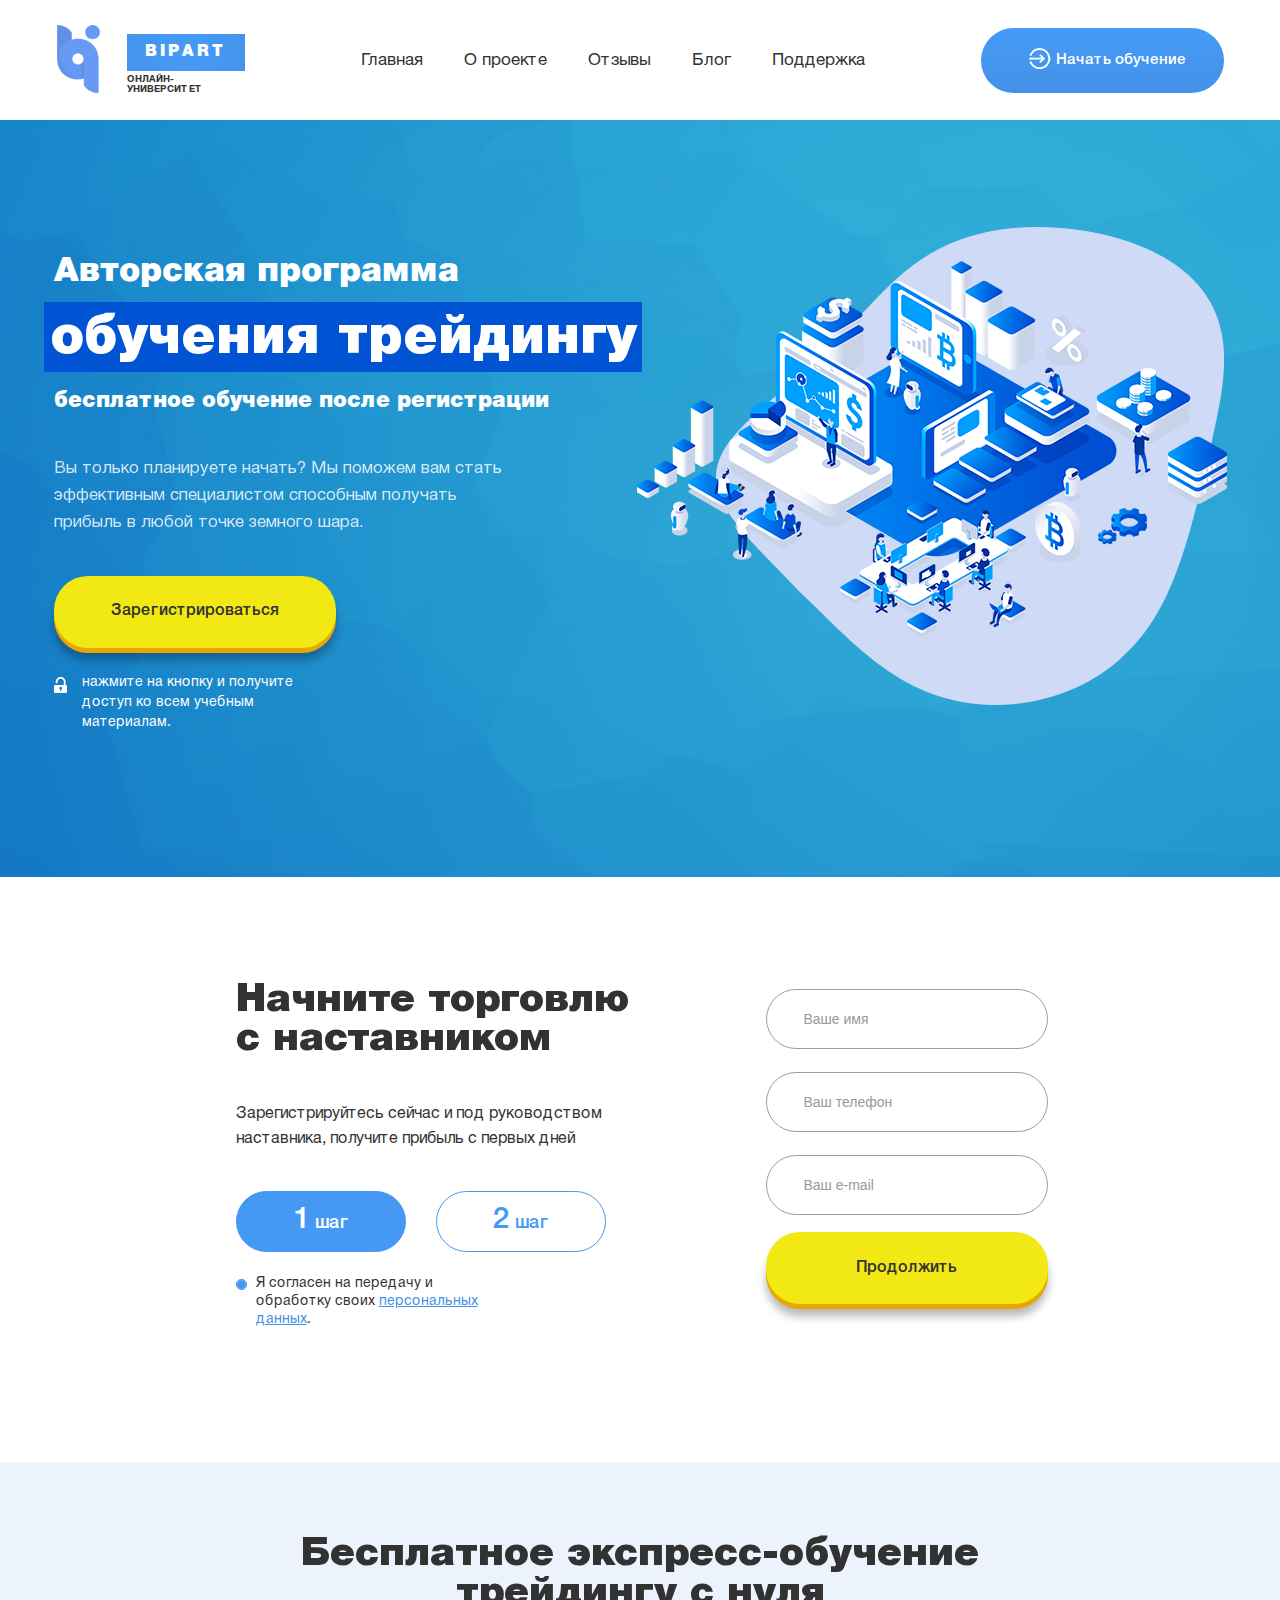
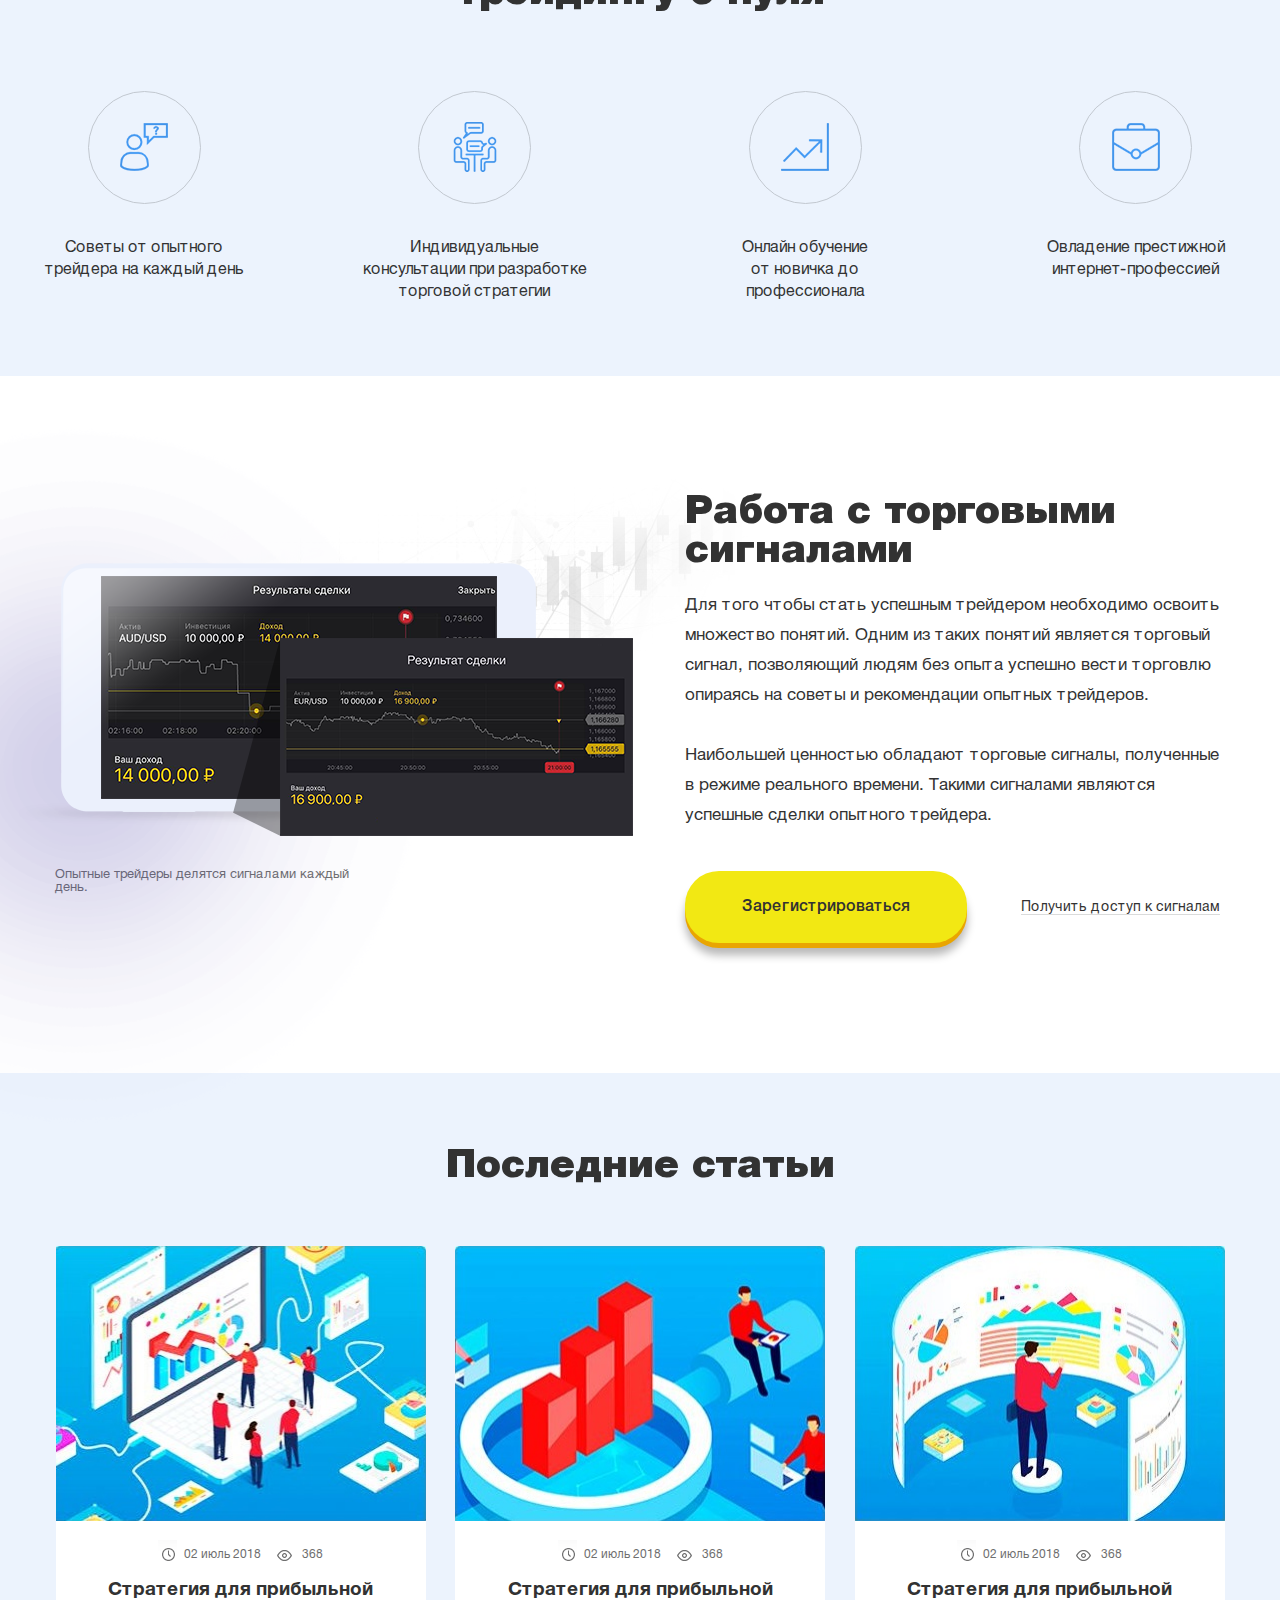
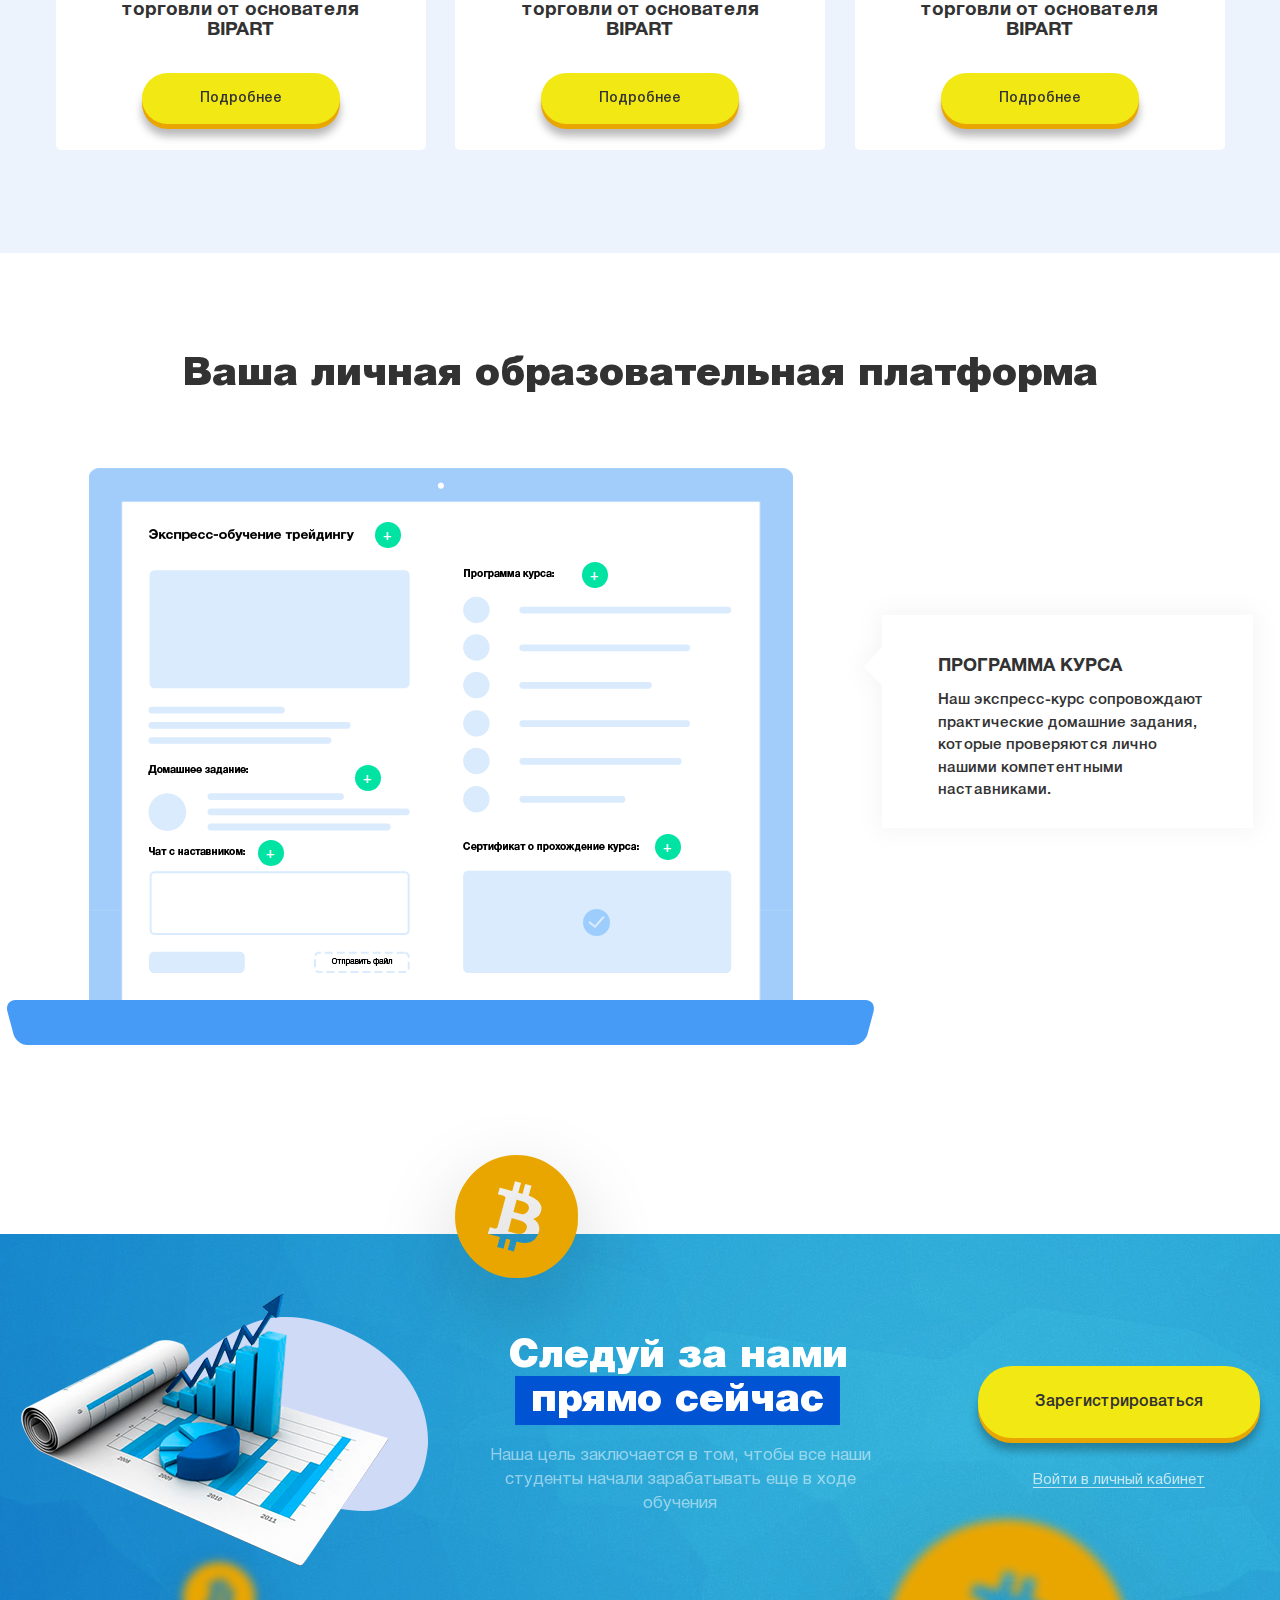
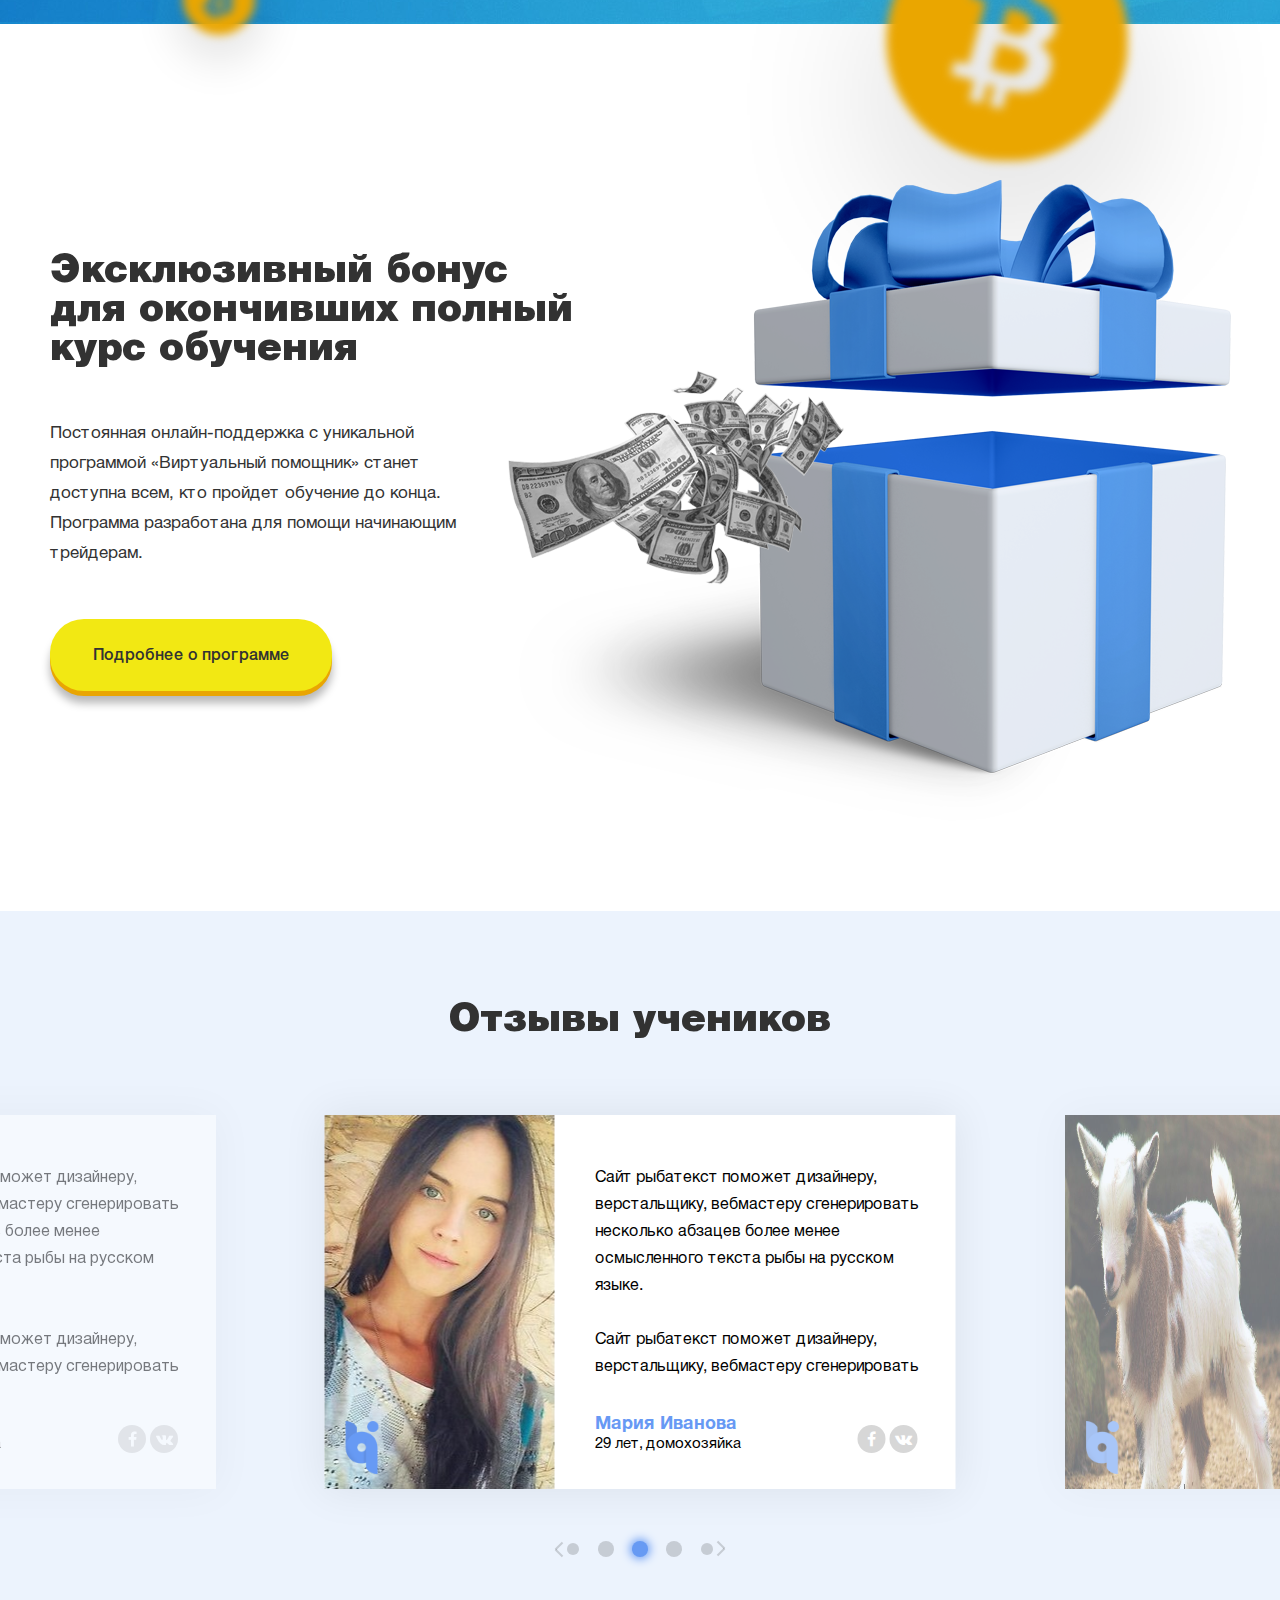
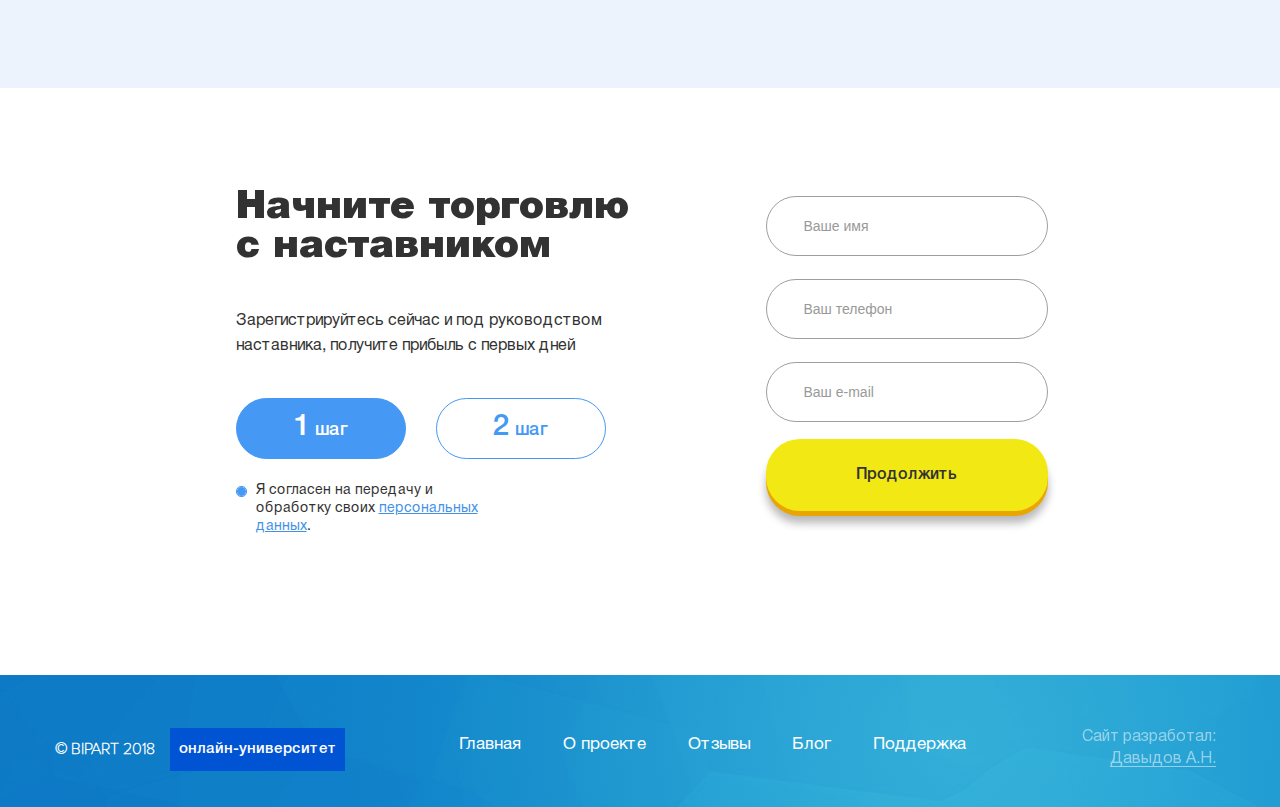
<file: bipart/index.html>
<!DOCTYPE html>
<html lang="ru">

<head>
    <meta charset="UTF-8">
    <meta name="viewport" content="width=device-width, initial-scale=1.0">
    <meta http-equiv="X-UA-Compatible" content="ie=edge">
    <!--<link rel="stylesheet" href="https://stackpath.bootstrapcdn.com/bootstrap/4.1.3/css/bootstrap.min.css" integrity="sha384-MCw98/SFnGE8fJT3GXwEOngsV7Zt27NXFoaoApmYm81iuXoPkFOJwJ8ERdknLPMO"
        crossorigin="anonymous">-->
    <link rel="stylesheet" href="style.css">
    <link rel="stylesheet" href="font-awesome/css/font-awesome.min.css">
    <link rel="shortcut icon" href="./images/001-case.png" type="image/png">
    <title>Главная</title>
</head>

<body>
    <header>
        <div class="logo">
            <img src="images/logo.png" alt="">
            <div class="name">
                <h1>bipart</h1>
                <h3>онлайн-университет</h3>
            </div>
        </div>
        <nav>
            <div class="burger">
                <div class="top slice"></div>
                <div class="middle slice"></div>
                <div class="bottom slice"></div>
            </div>
            <ul>
                <li><a href="#">Главная</a></li>
                <li><a href="#">О проекте</a></li>
                <li><a href="#">Отзывы</a></li>
                <li><a href="#">Блог</a></li>
                <li><a href="#">Поддержка</a></li>
            </ul>
        </nav>
        <a href="#" class="start_edu">
            <img src="images/arrow_right.png" alt="">
            <h3>Начать обучение</h3>
        </a>
    </header>
    <div class="main">
        <section class="start">
            <div class="content">
                <article>
                    <h3>Авторская программа</h3>
                    <h2>обучения трейдингу</h2>
                    <h4>бесплатное обучение после регистрации</h4>
                    <p class="quick_start">Вы только планируете начать? Мы поможем вам стать эффективным специалистом
                        способным получать<br>
                        прибыль в
                        любой точке земного шара.</p>
                    <a class="registration" href="#">
                        <h4>Зарегистрироваться</h4>
                    </a>
                    <div class="access">
                        <img src="images/unlock.png" alt="">
                        <p>нажмите на кнопку и получите
                            доступ ко всем учебным материалам.</p>
                    </div>
                </article>
                <div class="preview">
                    <img src="images/img-crypto-exchange-platform.png" alt="" class="forward">
                    <img src="images/blot.png" alt="" class="back">
                </div>
            </div>
        </section>
        <section class="quick_reg-top">
            <div class="steps">
                <h2>Начните торговлю
                    с наставником</h2>
                <p>Зарегистрируйтесь сейчас и под руководством наставника, получите прибыль с первых дней</p>
                <div class="current step"><span>1</span> шаг</div>
                <div class="margin"></div>
                <div class="step"><span>2</span> шаг</div>
                <div class="process_data">
                    <div class="radiobutton">
                        <div class="check"></div>
                    </div>
                    <p>Я согласен на передачу и обработку
                        своих <a href="#">персональных данных</a>.</p>
                </div>
            </div>
            <form action="" class="client_data"><input type="text" name="firstname" id="" placeholder="Ваше имя">
                <input type="text" name="phone" id="" placeholder="Ваш телефон">
                <input type="email" name="email" id="" placeholder="Ваш e-mail">
                <button type="button"><span> Продолжить</span></button></form>
        </section>
        <section class="free_express">
            <h2>Бесплатное экспресс-обучение
                трейдингу с нуля</h2>
            <ul>
                <li>
                    <div class="item">
                        <div class="align"><img src="images/004-customer-service.png" alt=""></div>
                    </div>
                    <p>Советы от опытного <br>
                        трейдера на каждый день</p>
                </li>
                <li>
                    <div class="item">
                        <div class="align"><img src="images/003-meeting.png" alt=""></div>
                    </div>
                    <p>Индивидуальные <br>
                        консультации при разработке <br>
                        торговой стратегии</p>
                </li>
                <li>
                    <div class="item">
                        <div class="align"><img src="images/002-graph.png" alt=""></div>
                    </div>
                    <p>Онлайн обучение<br>
                        от новичка до профессионала</p>
                </li>
                <li>
                    <div class="item">
                        <div class="align"><img src="images/001-case.png" alt=""></div>
                    </div>
                    <p>Овладение престижной <br>
                        интернет-профессией</p>
                </li>
            </ul>
        </section>
        <section class="signals">
            <div class="work">
                <div class="share_results"><img src="images/results.png" alt="">
                    <p>Опытные трейдеры делятся сигналами каждый день.</p>
                </div>
                <div class="get_access">
                    <h2>Работа с торговыми
                        сигналами</h2>
                    <p>Для того чтобы стать успешным трейдером необходимо освоить множество понятий. Одним из таких
                        понятий
                        является торговый сигнал, позволяющий людям без опыта успешно вести торговлю опираясь на советы
                        и
                        рекомендации опытных трейдеров.
                        <br><br>
                        Наибольшей ценностью обладают торговые сигналы, полученные в режиме реального времени. Такими
                        сигналами являются успешные сделки опытного трейдера.</p>
                    <a class="registration" href="#">
                        <h4>Зарегистрироваться</h4>
                    </a>
                    <a class="access_link" href="#">Получить доступ к сигналам</a>
                </div>
            </div>
        </section>
        <section class="last_articles">
            <h2>Последние статьи</h2>
            <div class="articles">
                <div class="articles_item">
                    <img class="article_preview" src="images/first.jpg" alt="">
                    <div class="article_info">
                        <img class="clock" src="images/clock.png" alt="">
                        <span>02 июль 2018</span>
                        <img class="eye" src="images/eye.png" alt="">
                        <span>368</span>
                    </div>
                    <h3>Стратегия для прибыльной
                        торговли от основателя BIPART</h3>
                    <a class="detail" href="#">
                        <h5>Подробнее</h5>
                    </a>
                </div>
                <div class="articles_item">
                    <img class="article_preview" src="images/second.jpg" alt="">
                    <div class="article_info">
                        <img class="clock" src="images/clock.png" alt="">
                        <span>02 июль 2018</span>
                        <img class="eye" src="images/eye.png" alt="">
                        <span>368</span>
                    </div>
                    <h3>Стратегия для прибыльной
                        торговли от основателя BIPART</h3>
                    <a class="detail" href="#">
                        <h5>Подробнее</h5>
                    </a>
                </div>
                <div class="articles_item">
                    <img class="article_preview" src="images/third.jpg" alt="">
                    <div class="article_info">
                        <img class="clock" src="images/clock.png" alt="">
                        <span>02 июль 2018</span>
                        <img class="eye" src="images/eye.png" alt="">
                        <span>368</span>
                    </div>
                    <h3>Стратегия для прибыльной
                        торговли от основателя BIPART</h3>
                    <a class="detail" href="#">
                        <h5>Подробнее</h5>
                    </a>
                </div>
            </div>
        </section>
        <section class="course">
            <h2>Ваша личная образовательная платформа</h2>
            <div class="course_container">
                <div class="screen">
                    <div class="buttons">
                        <button class="plus homework"><span>+</span></button>
                        <button class="plus chat"><span>+</span></button>
                        <button class="plus program"><span>+</span></button>
                        <button class="plus sertificate"><span>+</span></button>
                        <button class="plus express"><span>+</span></button>
                    </div>
                </div>
                <div class="description">
                    <h4>Программа курса</h4>
                    <p>
                        Наш экспресс-курс сопровождают практические домашние задания, которые проверяются лично нашими
                        компетентными наставниками.</p>
                </div>
            </div>
            <div class="mobile_version">
                <article>
                    <div class="header">
                        <button class="plus">+</button>
                        <h4>Экспресс обучение</h4>
                    </div>
                    <div class="text">Текс для эксперсс обучения</div>
                </article>
                <article>
                    <div class="header">
                        <button class="plus">+</button>
                        <h4>Домашнее задание</h4>
                    </div>
                    <div class="text">Текст для домошнего задания</div>                    
                </article>
                <article>
                    <div class="header">
                        <button class="plus">+</button>
                        <h4>Чат с наставнком</h4>
                    </div>
                    <div class="text">Текст для чата с наставником</div>
                </article>
                <article>
                    <div class="header">
                        <button class="plus">+</button>
                        <h4>Программа курса</h4>
                    </div>
                    <div class="text">Текст для программа курса</div>
                </article>
                <article>
                    <div class="header">
                        <button class="plus">+</button>
                        <h4>Сертификат о прохождении курса</h4>
                    </div>
                    <div class="text">Текст вы все прошли КРАСАВА!!!</div>
                </article>
            </div>
        </section>
        <section class="follow_us">
            <img src="images/bitOK.png" alt="" class="coin1">
            <img src="images/bitOK.png" alt="" class="coin2">
            <img src="images/bitOK.png" alt="" class="coin3">
            <div class="main_field">
                <div class="plan">
                    <img src="images/slidepic1.png" alt="" class="range">
                    <img src="images/blot (2).png" alt="" class="blot"></div>
                <div class="right_now">
                    <h2>Следуй за нами</h2>
                    <h2 class="blue_back">прямо сейчас</h2>
                    <p>Наша цель заключается в том, чтобы все наши студенты начали зарабатывать еще в ходе обучения</p>
                </div>
                <div class="sign_up">
                    <a class="registration" href="#">
                        <h4>Зарегистрироваться</h4>
                    </a>
                    <a class="sign_in" href="#">Войти в личный кабинет</a>
                </div>
            </div>
        </section>
        <section class="bonus">
            <div class="bonus_text">
                <h2>Эксклюзивный бонус
                    для окончивших полный
                    курс обучения</h2>
                <p>Постоянная онлайн-поддержка с уникальной программой «Виртуальный помощник» станет доступна всем, кто
                    пройдет обучение до конца. Программа разработана для помощи начинающим трейдерам.</p>
                <button><span>Подробнее о программе</span></button>
            </div>
            <img src="images/bonus.png" alt="">
        </section>
        <section class="review">
            <h2>Отзывы учеников</h2>
            <div class="slider">
                <div class="left_item-hide block">
                    <div class="photo"><img class="logo" src="images/logo.png" alt="">
                        <img class="face" src="images/devushki-lyudi-48352.jpg" alt=""></div>
                    <article>
                        <p>Сайт рыбатекст поможет дизайнеру, верстальщику, вебмастеру сгенерировать несколько абзацев
                            более менее осмысленного текста рыбы на русском языке.<br>
                            <br>
                            Сайт рыбатекст поможет дизайнеру, верстальщику, вебмастеру сгенерировать</p>
                        <div class="row">
                            <div>
                                <h6 class="name">Мария Иванова</h6>
                                <h6 class="info">29 лет, домохозяйка</h6>
                            </div>
                            <a href="https://www.facebook.com" class="soc first"><i class="fa fa-facebook" aria-hidden="true"></i></a>
                            <a href="https://vk.com/feed" class="soc elem"><i class="fa fa-vk" aria-hidden="true"></i></a>
                        </div>
                    </article>
                </div>
                <div class="left_item block">
                    <div class="photo"><img class="logo" src="images/logo.png" alt="">
                        <img class="face" src="images/devushki-lyudi-48378.jpg" alt=""></div>
                    <article>
                        <p>Сайт рыбатекст поможет дизайнеру, верстальщику, вебмастеру сгенерировать несколько абзацев
                            более менее осмысленного текста рыбы на русском языке.<br>
                            <br>
                            Сайт рыбатекст поможет дизайнеру, верстальщику, вебмастеру сгенерировать</p>
                        <div class="row">
                            <div>
                                <h6 class="name">Мария Иванова</h6>
                                <h6 class="info">29 лет, домохозяйка</h6>
                            </div>
                            <a href="https://www.facebook.com" class="soc first"><i class="fa fa-facebook" aria-hidden="true"></i></a>
                            <a href="https://vk.com/feed" class="soc elem"><i class="fa fa-vk" aria-hidden="true"></i></a>
                        </div>
                    </article>
                </div>
                <div class="center_item block">
                    <div class="photo"><img class="logo" src="images/logo.png" alt="">
                        <img class="face" src="images/Livello 27.jpg" alt=""></div>
                    <article>
                        <p>Сайт рыбатекст поможет дизайнеру, верстальщику, вебмастеру сгенерировать несколько абзацев
                            более менее осмысленного текста рыбы на русском языке.<br>
                            <br>
                            Сайт рыбатекст поможет дизайнеру, верстальщику, вебмастеру сгенерировать</p>
                        <div class="row">
                            <div>
                                <h6 class="name">Мария Иванова</h6>
                                <h6 class="info">29 лет, домохозяйка</h6>
                            </div>
                            <a href="https://www.facebook.com" class="soc first"><i class="fa fa-facebook" aria-hidden="true"></i></a>
                            <a href="https://vk.com/feed" class="soc elem"><i class="fa fa-vk" aria-hidden="true"></i></a>
                        </div>
                    </article>
                </div>
                <div class="right_item block">
                    <div class="photo"><img class="logo" src="images/logo.png" alt="">
                        <img class="face" src="images/zhivotnye-48375.jpg" alt=""></div>
                    <article>
                        <p>Сайт рыбатекст поможет дизайнеру, верстальщику, вебмастеру сгенерировать несколько абзацев
                            более менее осмысленного текста рыбы на русском языке.<br>
                            <br>
                            Сайт рыбатекст поможет дизайнеру, верстальщику, вебмастеру сгенерировать</p>
                        <div class="row">
                            <div>
                                <h6 class="name">Мария Иванова</h6>
                                <h6 class="info">29 лет, домохозяйка</h6>
                            </div>
                            <a href="https://www.facebook.com" class="soc first"><i class="fa fa-facebook" aria-hidden="true"></i></a>
                            <a href="https://vk.com/feed" class="soc elem"><i class="fa fa-vk" aria-hidden="true"></i></a>
                        </div>
                    </article>
                </div>
                <div class="right_item-hide block">
                    <div class="photo"><img class="logo" src="images/logo.png" alt="">
                        <img class="face" src="images/lyudi-muzhchiny-48356.jpg" alt=""></div>
                    <article>
                        <p>Сайт рыбатекст поможет дизайнеру, верстальщику, вебмастеру сгенерировать несколько абзацев
                            более менее осмысленного текста рыбы на русском языке.<br>
                            <br>
                            Сайт рыбатекст поможет дизайнеру, верстальщику, вебмастеру сгенерировать</p>
                        <div class="row">
                            <div>
                                <h6 class="name">Мария Иванова</h6>
                                <h6 class="info">29 лет, домохозяйка</h6>
                            </div>
                            <a href="https://www.facebook.com" class="soc first"><i class="fa fa-facebook" aria-hidden="true"></i></a>
                            <a href="https://vk.com/feed" class="soc elem"><i class="fa fa-vk" aria-hidden="true"></i></a>
                        </div>
                    </article>
                </div>
            </div>

            <div class="pick">
                <div id="left" class="arrow">
                    <div class="top"></div>
                    <div class="bottom"></div>
                </div>
                <button type="button" class="round_small"></button>
                <button type="button" class="round_medium round_medium-first"></button>
                <button type="button" class="round_medium active"></button>
                <button type="button" class="round_medium round_medium-last"></button>
                <button type="button" class="round_small"></button>
                <div id="right" class="arrow">
                    <div class="top"></div>
                    <div class="bottom"></div>
                </div>
            </div>
        </section>
        <section class="quick_reg-bottom">
            <div class="steps">
                <h2>Начните торговлю
                    с наставником</h2>
                <p>Зарегистрируйтесь сейчас и под руководством наставника, получите прибыль с первых дней</p>
                <div class="current step"><span>1</span> шаг</div>
                <div class="margin"></div>
                <div class="step"><span>2</span> шаг</div>
                <div class="process_data">
                    <div class="radiobutton">
                        <div class="check"></div>
                    </div>
                    <p>Я согласен на передачу и обработку
                        своих <a href="#">персональных данных</a>.</p>
                </div>
            </div>
            <form action="" class="client_data"><input type="text" name="firstname" id="" placeholder="Ваше имя">
                <input type="text" name="phone" id="" placeholder="Ваш телефон">
                <input type="email" name="email" id="" placeholder="Ваш e-mail">
                <button type="button"><span>Продолжить</span></button></form>
        </section>
    </div>
    <footer>
        <div class="footer_container">
            <h5 class="copy">&copy BIPART 2018</h5>
            <h5 class="explanation">онлайн-университет</h5>
            <ul>
                <li><a href="#">Главная</a></li>
                <li><a href="#">О проекте</a></li>
                <li><a href="#">Отзывы</a></li>
                <li><a href="#">Блог</a></li>
                <li><a href="#">Поддержка</a></li>
            </ul>
            <h6 class="dev">Сайт разработал: <span>Давыдов А.Н.</span></h6>
        </div>
    </footer>
    <script src="js/in-view.min.js"></script>
    <script src="js/script.js"></script>
</body>

</html>
</file>
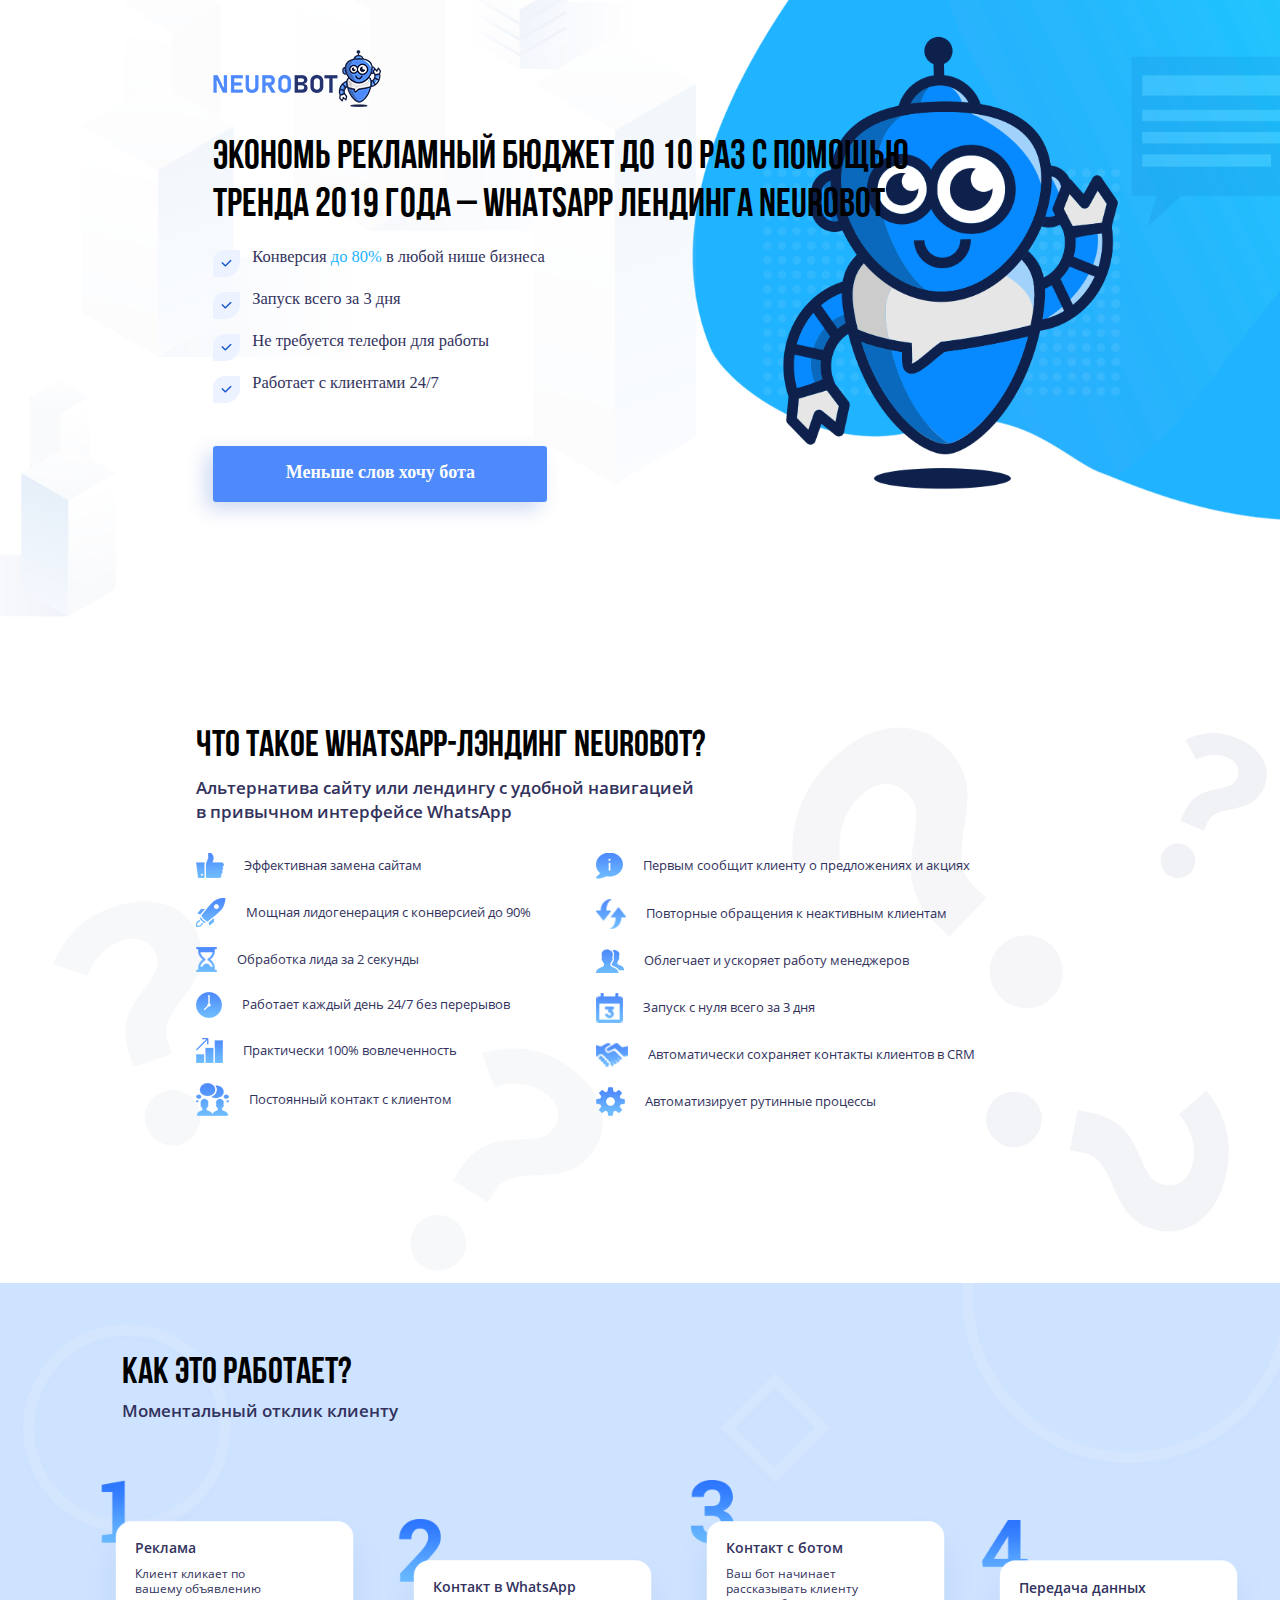
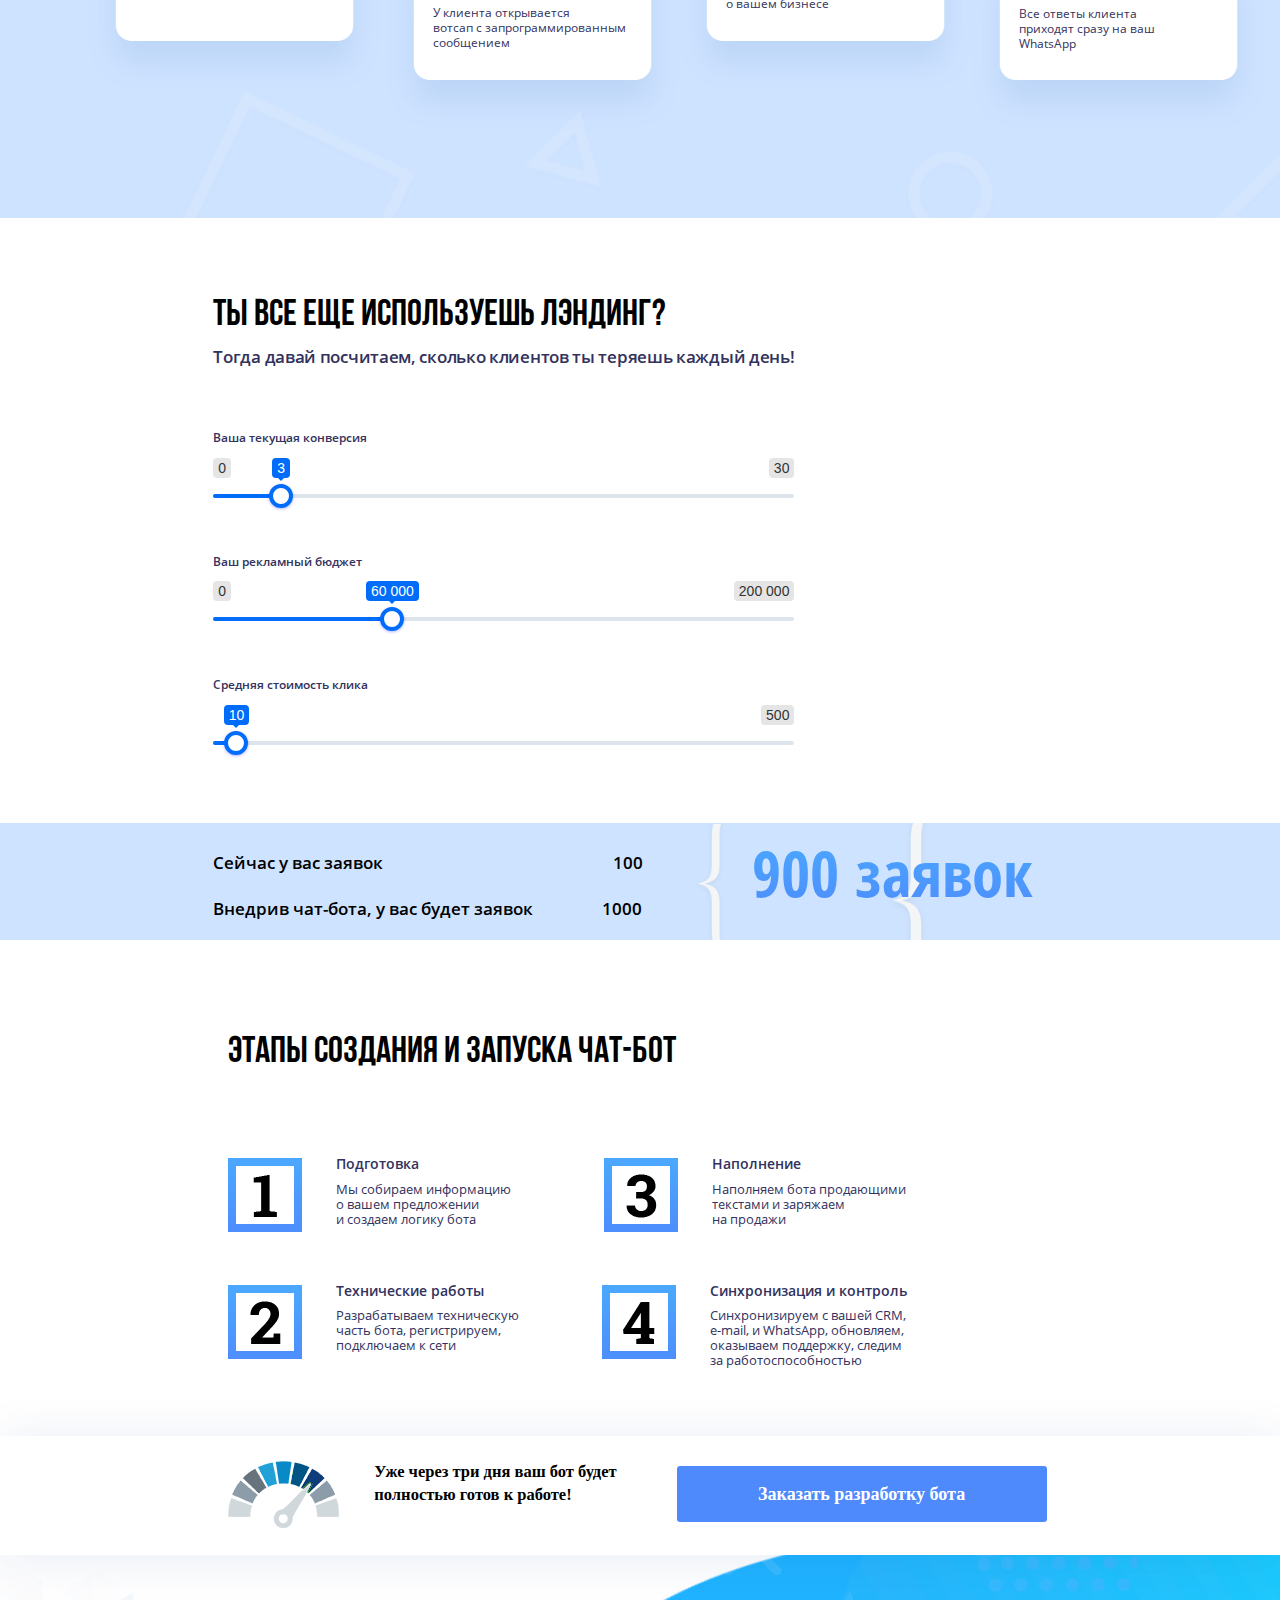
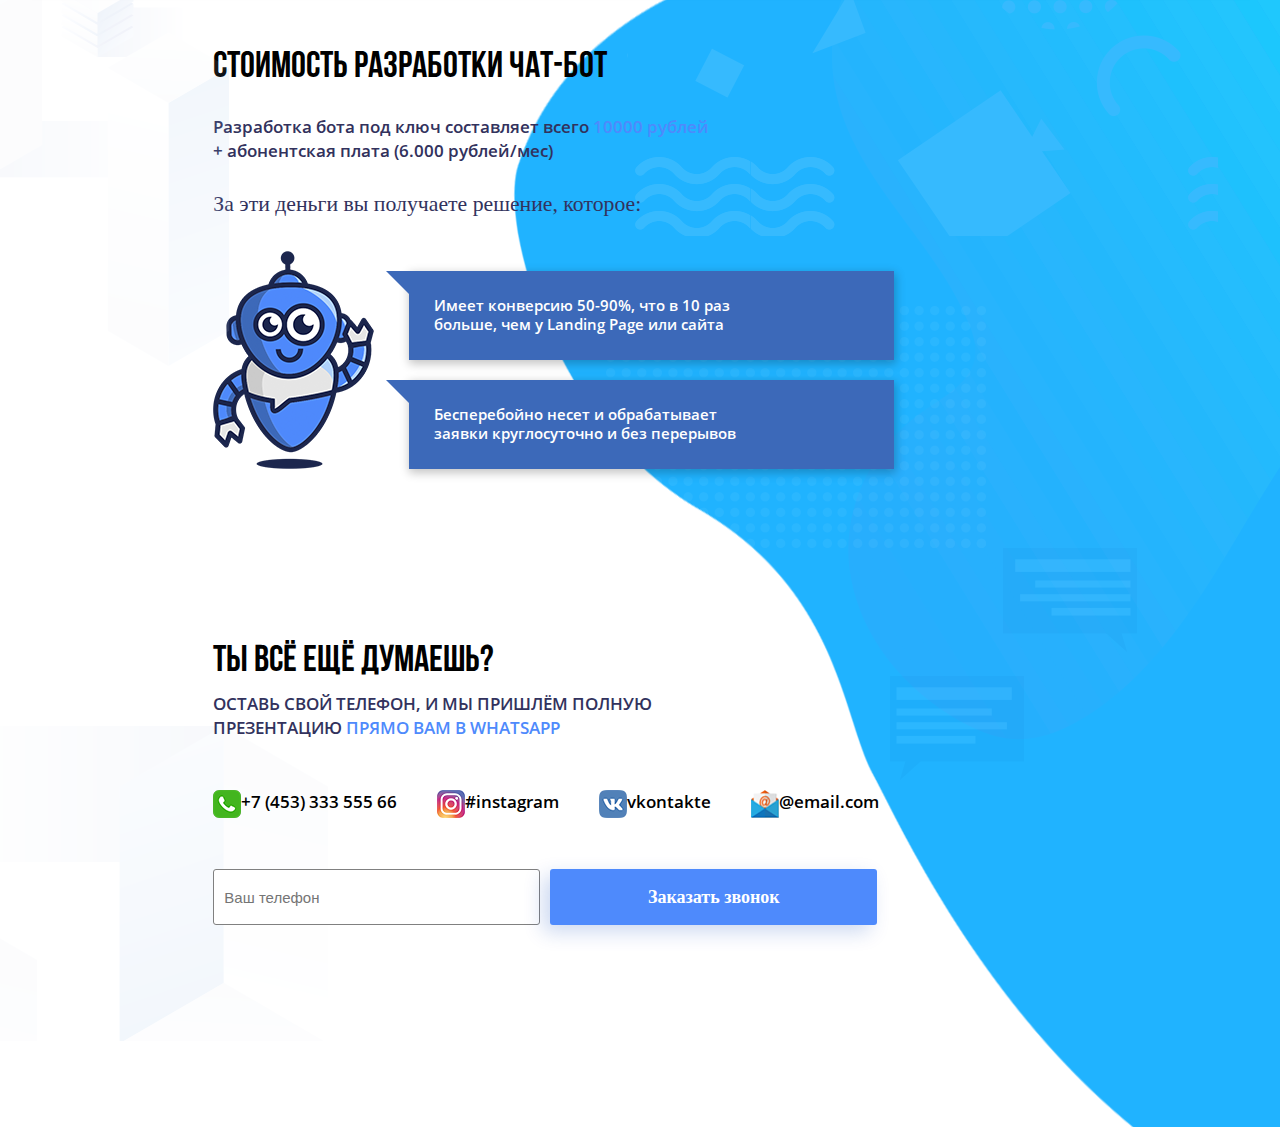
<file: land/index.html>
<!DOCTYPE html>
<html lang="en">

<head>
    <meta charset="UTF-8">
    <meta name="viewport" content="width=device-width, initial-scale=1.0">
    <meta http-equiv="X-UA-Compatible" content="ie=edge">
    <link rel="stylesheet" href="bootstrap.min.css">
    <link rel="stylesheet" href="style.css">
    <link rel="stylesheet" href="./rangeSlider/ion.rangeSlider.min.css">
    <title>Бот</title>
</head>

<body>
    <header>
        <div class="container">
            <div class="row">
                <div class="col-xxl-5 offset-xxl-2 offset-mxl-1 offset-xl-2 offset-lg-0 offset-1">
                    <img src="./images/лого.png" alt="NEUROBOT" class="logo">
                    <h1>Экономь рекламный бюджет до 10 раз
                        с помощью тренда 2019 года –
                        Whatsapp лендинга neurobot</h1>
                    <ul class="d-flex flex-column">
                        <li><span>Конверсия <span class="lightblue">до 80%</span> в любой нише бизнеса</span></li>
                        <li><span>Запуск всего за 3 дня</span></li>
                        <li><span>Не требуется телефон для работы</span></li>
                        <li><span>Работает с клиентами 24/7</span></li>
                    </ul>
                    <a href="#" class="getbot">Меньше слов хочу бота</a>
                </div>
            </div>
        </div>
    </header>
    <main>
        <section class="whatis">
            <div class="container">
                <div class="row">
                    <div class="col-xxl-7 offset-xxl-4 offset-mxl-3 offset-lg-2 offset-1">
                        <h2>ЧТО ТАКОЕ WHATSAPP-ЛЭНДИНГ NEUROBOT?</h2>
                        <p class="headline">Альтернатива сайту или лендингу с удобной навигацией <br>
                            в привычном интерфейсе WhatsApp</p>
                        <div class="d-flex">
                            <ul class="whatis__list">
                                <li>
                                    <img src="./images/icons8_like_it_filled_50px.png" alt=""
                                        class="mini"><span>Эффективная
                                        замена сайтам</span></li>
                                <li>
                                    <img src="./images/icons8_rocket_filled_50px.png" alt="" class="mini"><span>Мощная
                                        лидогенерация с конверсией до 90%</span></li>
                                <li>
                                    <img src="./images/icons8_hourglass_sand_bottom_30px.png" alt=""
                                        class="mini"><span>Обработка лида за 2 секунды</span></li>
                                <li>
                                    <img src="./images/icons8_clock_filled_50px.png" alt="" class="mini"><span>Работает
                                        каждый
                                        день 24/7 без перерывов</span></li>
                                <li>
                                    <img src="./images/icons8_positive_dynamic_filled_50px.png" alt=""
                                        class="mini"><span>Практически 100% вовлеченность</span></li>
                                <li>
                                    <img src="./images/icons8_collaboration_filled_50px.png" alt=""
                                        class="mini"><span>Постоянный контакт с клиентом</span></li>
                            </ul>
                            <ul class="whatis__list">
                                <li>
                                    <img src="./images/icons8_about_filled_50px.png" alt="" class="mini"><span>Первым
                                        сообщит клиенту о предложениях и акциях</span>
                                </li>
                                <li>
                                    <img src="./images/icons8_refresh_26px.png" alt="" class="mini"><span>Повторные
                                        обращения к неактивным клиентам</span></li>
                                <li>
                                    <img src="./images/icons8_group_filled_50px.png" alt="" class="mini"><span>Облегчает
                                        и
                                        ускоряет работу менеджеров</span></li>
                                <li>
                                    <img src="./images/icons8_calendar_3_24px.png" alt="" class="mini"><span>Запуск с
                                        нуля
                                        всего за 3 дня</span></li>
                                <li>
                                    <img src="./images/icons8_handshake_26px.png" alt=""
                                        class="mini"><span>Автоматически
                                        сохраняет контакты клиентов в CRM</span>
                                </li>
                                <li>
                                    <img src="./images/icons8_settings_filled_50px.png" alt=""
                                        class="mini"><span>Автоматизирует рутинные процессы</span></li>
                            </ul>
                        </div>
                    </div>
                </div>
            </div>
        </section>
        <section class="howwork">
            <div class="container">
                <div class="row">
                    <div
                        class="col-xxl-9 col-mxl-10 col-xl-11 col-lg-11 col-md-6 col-10 offset-xxl-2 offset-lg-1 offset-sm-2 offset-1 marl-0">
                        <h2>КАК ЭТО РАБОТАЕТ?</h2>
                        <p class="headline">Моментальный отклик клиенту</p>
                        <div class="d-lg-flex">
                            <div class="howwork__step-one">
                                <h5>Реклама</h5>
                                <p>Клиент кликает по <br>
                                    вашему объявлению</p>
                            </div>
                            <div class="howwork__step-two">
                                <h5>Контакт в WhatsApp</h5>
                                <p>У клиента открывается <br>
                                    вотсап с запрограммированным <br>
                                    сообщением</p>
                            </div>
                            <div class="howwork__step-three">
                                <h5>Контакт с ботом</h5>
                                <p>Ваш бот начинает <br>
                                    рассказывать клиенту <br>
                                    о вашем бизнесе</p>
                            </div>
                            <div class="howwork__step-four">
                                <h5>Передача данных</h5>
                                <p>Все ответы клиента <br>
                                    приходят сразу на ваш <br>
                                    WhatsApp</p>
                            </div>
                        </div>
                    </div>
                </div>
            </div>
        </section>
        <section class="uselanding">
            <div class="container">
                <div class="row">
                    <div class="col-xxl-5 offset-xxl-2 offset-mxl-1 offset-xl-2 offset-lg-2 offset-1 padr">
                        <h2>Ты все еще используешь лэндинг?</h2>
                        <p class="headline">Тогда давай посчитаем, сколько клиентов ты теряешь каждый день!</p>
                        <form action="">
                            <h5>Ваша текущая конверсия</h5>
                            <input type="text" id="convers" name="slider" value="">
                            <h5>Ваш рекламный бюджет</h5>
                            <input type="text" id="budget" name="slider" value="">
                            <h5>Средняя стоимость клика</h5>
                            <input type="text" id="click" name="slider" value="">
                        </form>
                    </div>
                </div>
            </div>
        </section>
        <section class="requests">
            <div class="container">
                <div class="row">
                    <div class="col-xxl-7 offset-xxl-2 offset-xl-2 offset-sm-1 d-flex">
                        <div class="requests__range">
                            <div class="d-flex  mb-2">
                                <span class="requests__top">Сейчас у вас заявок</span>
                                <span id="requests__now">100</span>
                            </div>
                            <div class="d-flex  mt-4">
                                <span class="requests__bottom">Внедрив чат-бота, у вас будет заявок</span>
                                <span id="requests__withbot">1000</span>
                            </div>
                        </div>
                        <p class="requests__dif">900 заявок</p>
                    </div>
                </div>
            </div>
        </section>
        <section class="stages">
            <div class="container">
                <div class="row">
                    <div
                        class="col-xxl-6 col-xl-9 col-lg-11 col-md-8 col-sm-10 offset-xxl-2 offset-mxl-1 offset-xl-2 offset-lg-1 offset-1">
                        <h2>ЭТАПЫ СОЗДАНИЯ И ЗАПУСКА ЧАТ-БОТ</h2>
                        <div class="d-flex flex-wrap">
                            <div class="stage order-lg-0 order-0">
                                <img src="./images/1.png" alt="">
                                <div class="stage__desc">
                                    <h5>Подготовка</h5>
                                    <p>Мы собираем информацию <br>
                                        о вашем предложении <br>
                                        и создаем логику бота</p>
                                </div>
                            </div>
                            <div class="stage order-lg-1 order-2">
                                <img src="./images/3.png" alt="">
                                <div class="stage__desc">
                                    <h5>Наполнение</h5>
                                    <p>Наполняем бота продающими <br>
                                        текстами и заряжаем <br>
                                        на продажи</p>
                                </div>
                            </div>
                            <div class="stage order-lg-2 order-1">
                                <img src="./images/2.png" alt="">
                                <div class="stage__desc">
                                    <h5>Технические работы</h5>
                                    <p>Разрабатываем техническую <br>
                                        часть бота, регистрируем, <br>
                                        подключаем к сети</p>
                                </div>
                            </div>
                            <div class="stage order-lg-3 order-3">
                                <img src="./images/4.png" alt="">
                                <div class="stage__desc">
                                    <h5>Синхронизация и контроль</h5>
                                    <p>Синхронизируем с вашей CRM, <br>
                                        e-mail, и WhatsApp, обновляем, <br>
                                        оказываем поддержку, следим <br>
                                        за работоспособностью</p>
                                </div>
                            </div>
                        </div>
                    </div>
                </div>
            </div>
        </section>
        <section class="speed">
            <div class="container">
                <div class="row">
                    <div
                        class="col-xxl-7 col-md-12 col-10 d-flex offset-xxl-2 offset-xl-2 offset-lg-1 offset-1 flex-md-nowrap flex-wrap">
                        <img src="./images/icon-speed-.png" alt="">
                        <p>Уже через три дня ваш бот будет <br>
                            полностью готов к работе!</p>
                        <a href="#" class="order">Заказать разработку бота</a>
                    </div>
                </div>
            </div>
        </section>
        <section class="price">
            <div class="container">
                <div class="row">
                    <div class="col-xxl-5 offset-xxl-2 offset-mxl-1 offset-xl-2 offset-lg-1 offset-1">
                        <h2>СТОИМОСТЬ РАЗРАБОТКИ ЧАТ-БОТ</h2>
                        <p class="headline">Разработка бота под ключ составляет всего <span>10000 рублей </span> <br>
                            + абонентская плата (6.000 рублей/мес)</p>
                        <p class="price__solution">За эти деньги вы получаете решение, которое:</p>
                        <div class="price__bot d-flex">
                            <img src="./images/логониз.png" alt="">
                            <div>
                                <p class="price__desc alight-middle">
                                    <span>Имеет конверсию 50-90%, что в 10 раз <br>
                                        больше, чем у Landing Page или сайта</span>
                                </p>
                                <p class="price__desc">
                                    <span>Бесперебойно несет и обрабатывает <br>
                                        заявки круглосуточно и без перерывов</span>
                                </p>
                            </div>
                        </div>
                    </div>
                </div>
            </div>
        </section>
    </main>
    <footer>
        <div class="container">
            <div class="row">
                <div class="col-xxl-6 offset-xxl-2 offset-xl-1 offset-xl-2 offset-lg-1 offset-1">
                    <h2>Ты всё ещё думаешь?</h2>
                    <p class="headline uppercase">Оставь свой телефон, и мы пришлём полную <br>
                        презентацию <span>прямо вам в whatsapp</span></p>
                    <ul class="d-flex flex-md-row flex-column">
                        <li>
                            <img src="./images/call.png" alt="">
                            <p>+7 (453) 333 555 66</p>
                        </li>
                        <li>
                            <img src="./images/instagram_PNG11.png" alt="">
                            <p>#instagram</p>
                        </li>
                        <li>
                            <img src="./images/1200px-VK.com-logo.svg.png" alt="">
                            <p>vkontakte</p>
                        </li>
                        <li>
                            <img src="./images/flat-email-icon.png" alt="">
                            <p>@email.com</p>
                        </li>
                    </ul>
                    <div class="d-flex">
                        <input type="tel" name="tel" id="tel" pattern="7[0-9]{10}" placeholder="Ваш телефон">
                        <a href="" class="call">Заказать звонок</a>
                    </div>
                </div>
            </div>
        </div>
    </footer>

    <script src="./jquery-3.3.1.min.js"></script>
    <script src="./rangeSlider/ion.rangeSlider.min.js"></script>
    <script src="./script.js"></script>
</body>

</html>
</file>
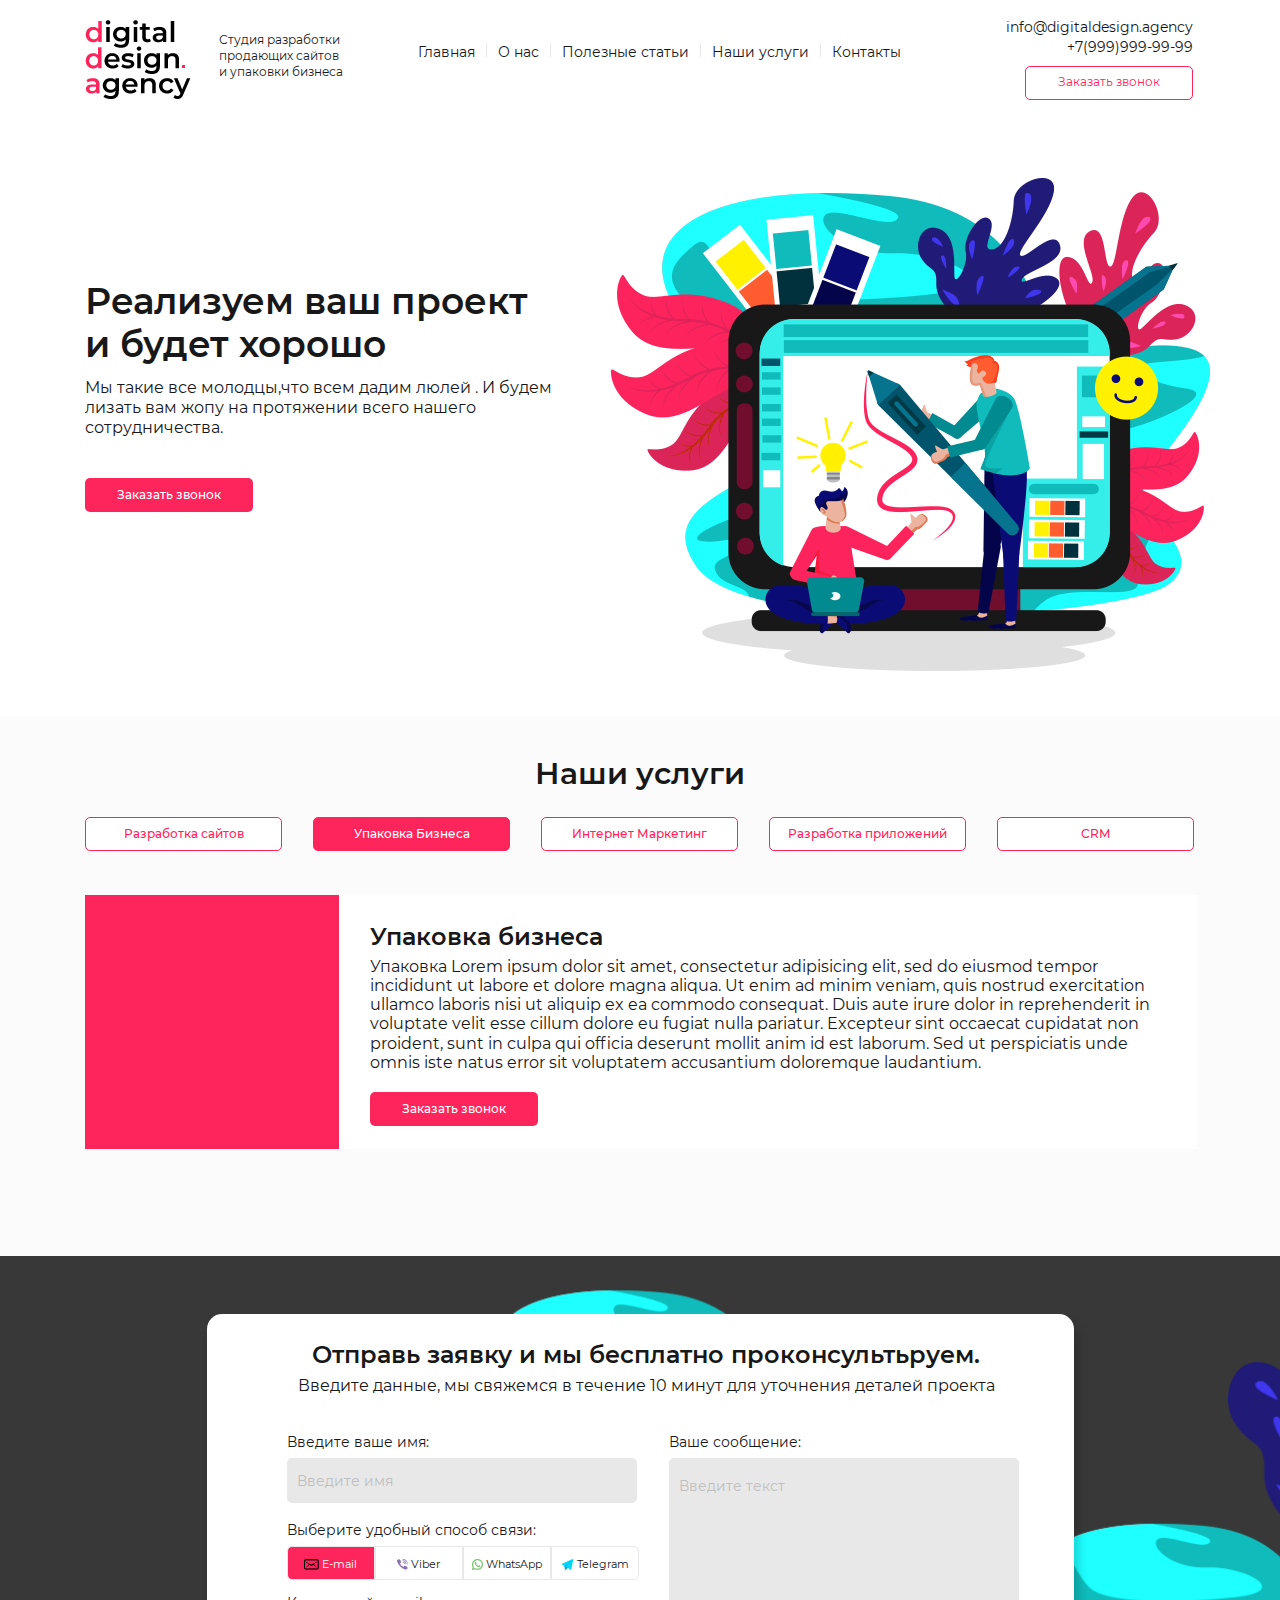
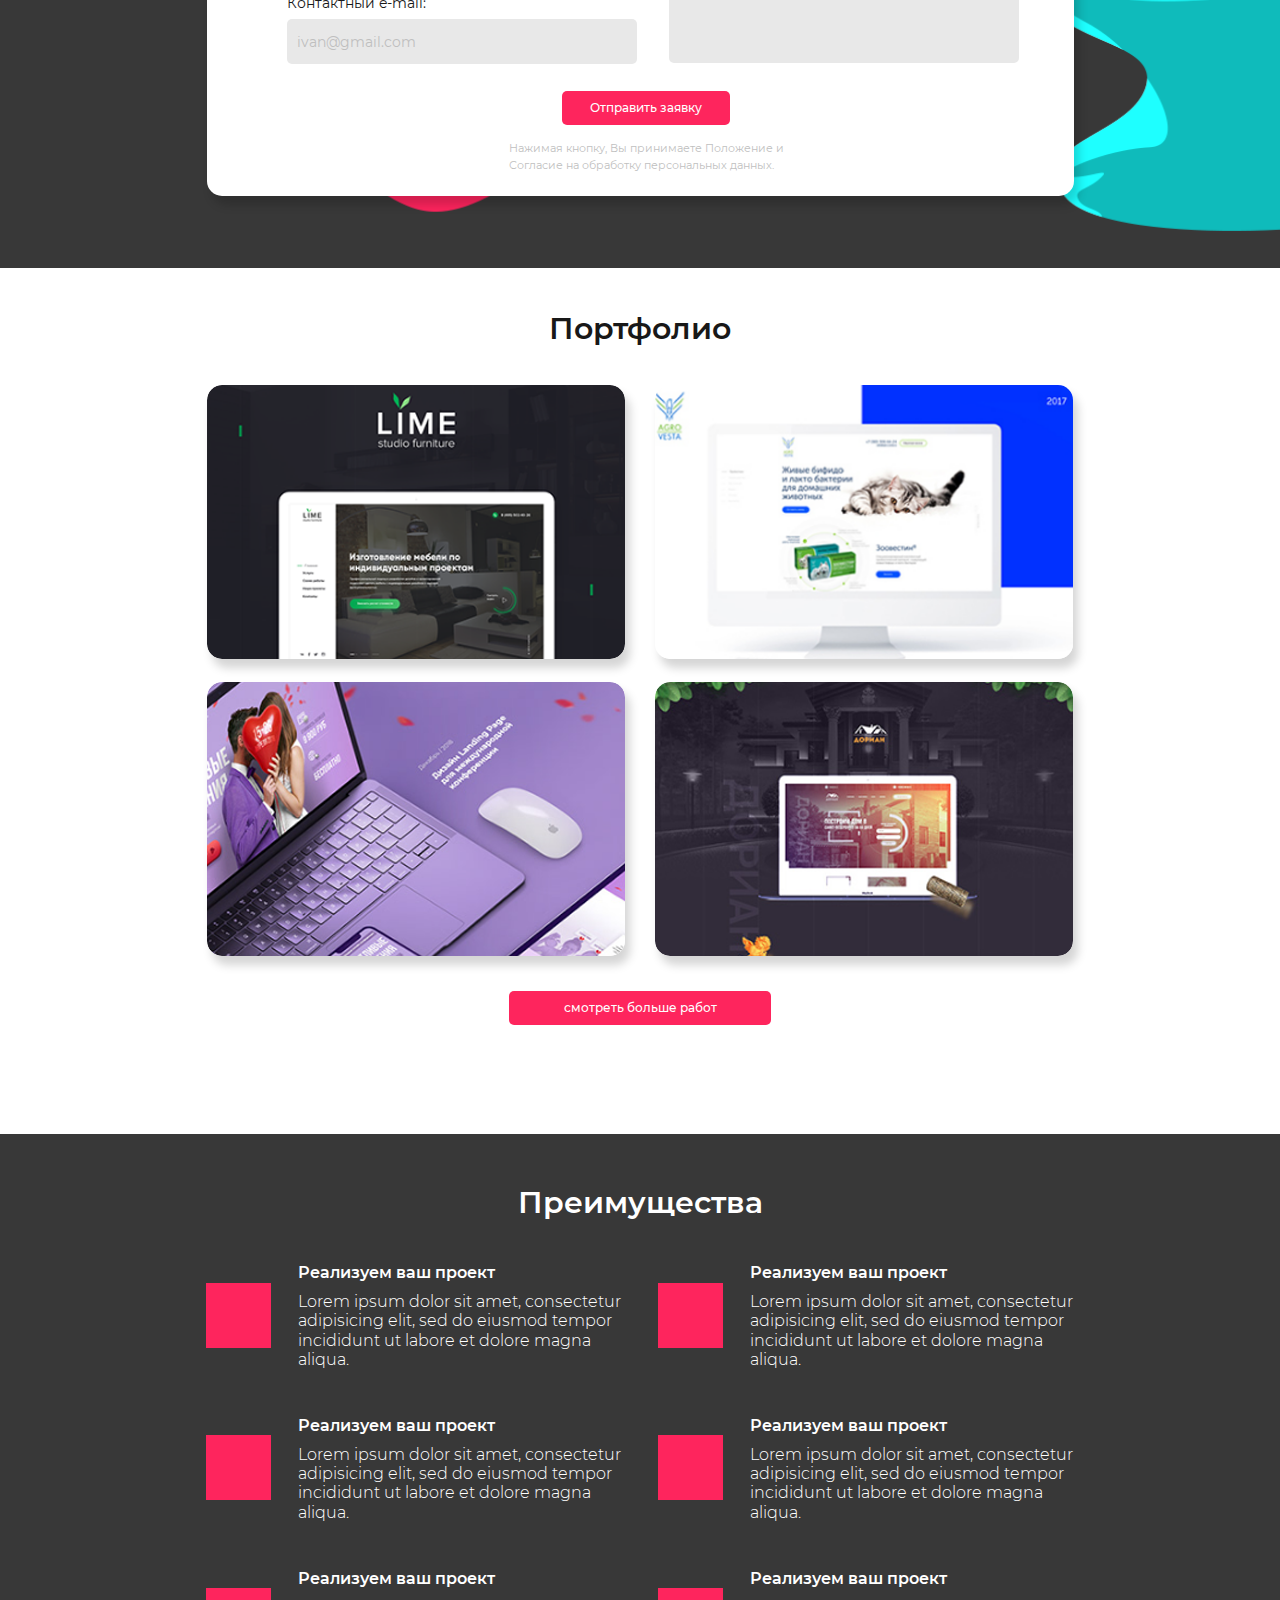
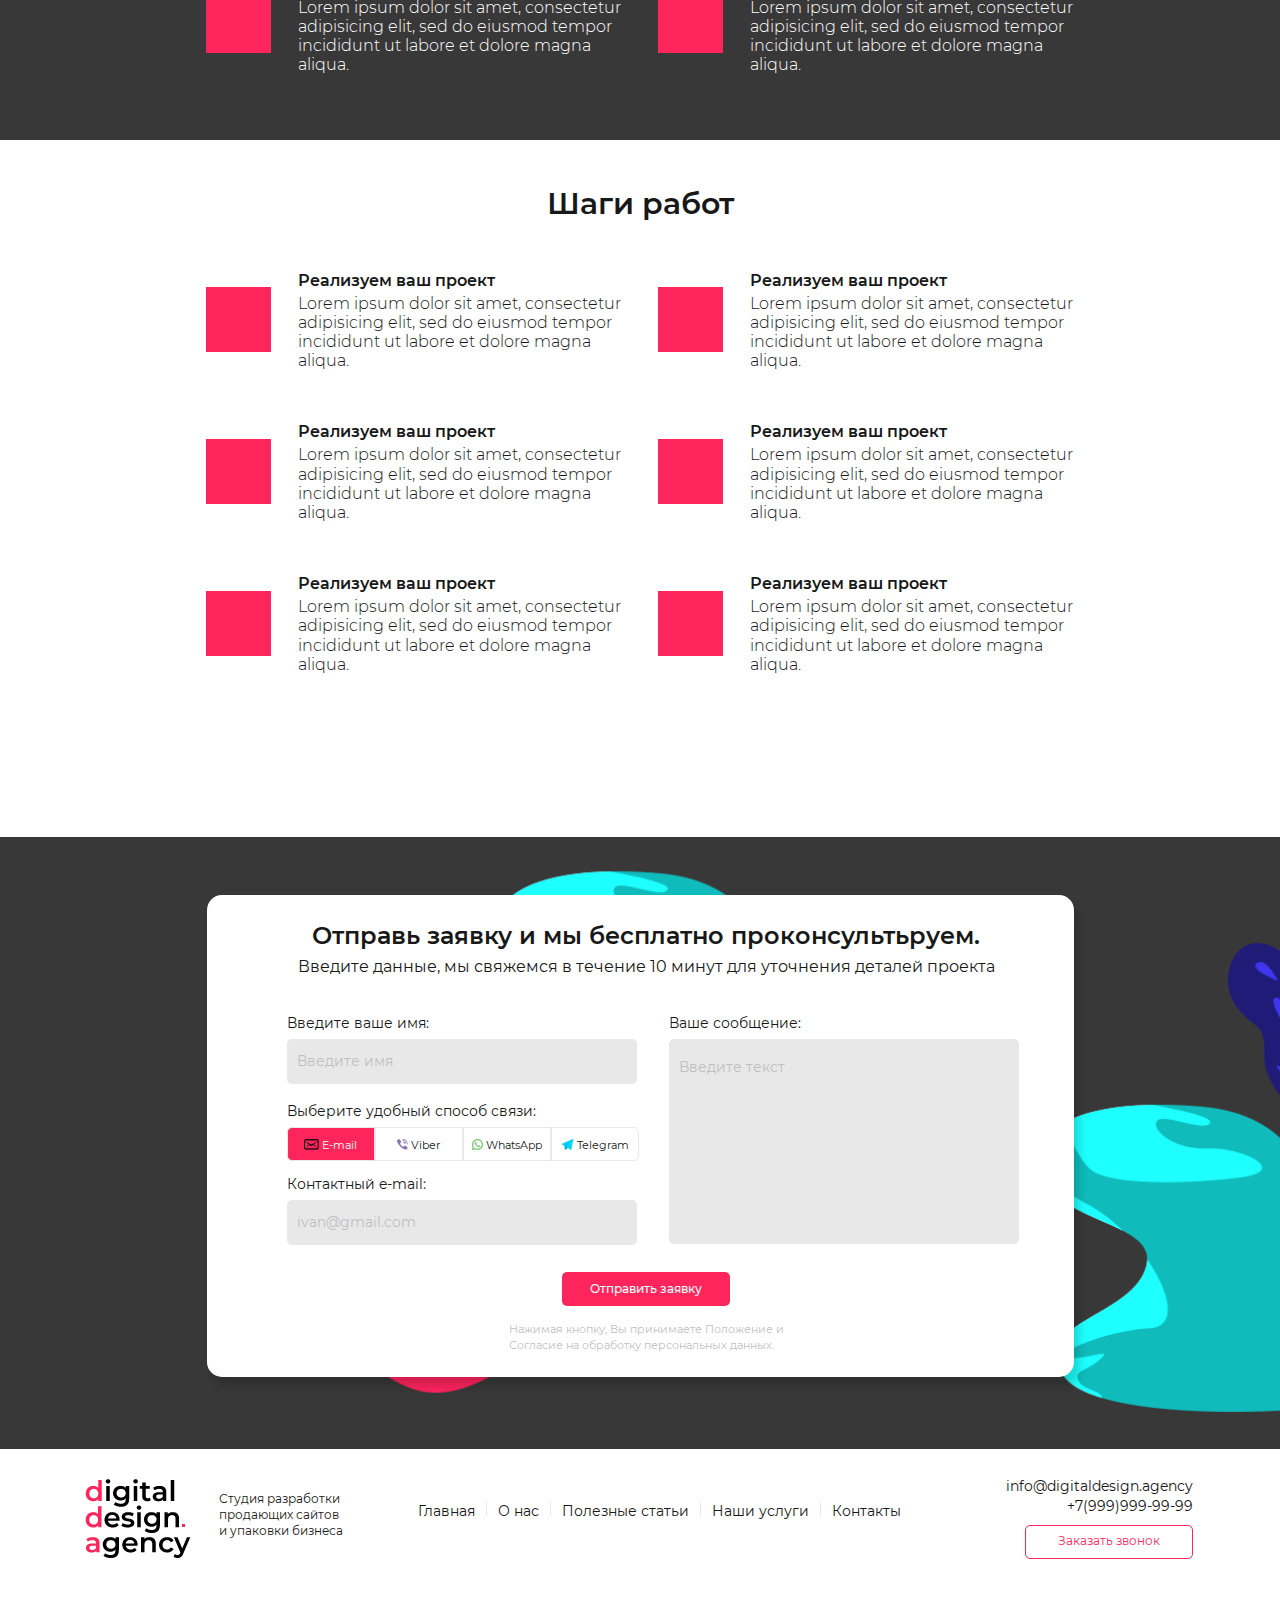
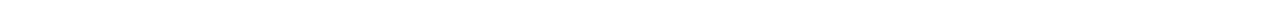
<file: studio/index.html>
<!DOCTYPE html>
<html lang="ru">

<head>
    <meta charset="UTF-8">
    <meta name="viewport" content="width=device-width, initial-scale=1.0">
    <meta http-equiv="X-UA-Compatible" content="ie=edge">
    <link rel="stylesheet" href="css/libs/bootstrap.min.css">
    <link rel="stylesheet" href="css/main.min.css">
    <title>DigitalDesign Agency</title>
</head>

<body>
    <header>
        <div class="container">
            <div class="row">
                <div class="col-12 d-flex">
                    <div class="logo d-flex">
                        <img src="img/logo.png">
                        <p>Студия разработки продающих сайтов и упаковки бизнеса</p>
                    </div>
                    <nav class="d-flex">
                        <li><a href="#">Главная</a></li>
                        <li><a href="#">О нас</a></li>
                        <li><a href="#">Полезные статьи</a></li>
                        <li><a href="#">Наши услуги</a></li>
                        <li><a href="#">Контакты</a></li>
                    </nav>
                    <address class="header__contacts d-flex flex-column align-items-end">
                        <a href="mailto:info@digitaldesign.agency" class="email">info@digitaldesign.agency</a>
                        <a href="tel:+79999999999" class="phone">+7(999)999-99-99</a>
                        <a href="#" class="callback">Заказать звонок</a>
                    </address>
                </div>
            </div>
        </div>
    </header>
    <main>
        <h1 class="visually-hidden">digitaldesign.agency</h1>
        <section class="start">
            <div class="container start__block">
                <div class="row">
                    <div class="col-5">
                        <h2>Реализуем ваш проект и будет хорошо</h2>
                        <p>Мы такие все молодцы,что всем дадим люлей
                            . И будем лизать вам жопу на протяжении всего нашего
                            сотрудничества.
                        </p>
                        <a class="main__callback" href="#">Заказать звонок</a>
                    </div>
                </div>
            </div>
        </section>
        <section class="service">
            <div class="container">
                <div class="row">
                    <div class="col-12">
                        <h2>Наши услуги</h2>
                        <ul class="d-flex">
                            <li><button class="service__btn">Разработка сайтов</button></li>
                            <li><button class="service__btn service__btn-active">Упаковка Бизнеса</button></li>
                            <li><button class="service__btn">Интернет Маркетинг</button></li>
                            <li><button class="service__btn">Разработка приложений</button></li>
                            <li><button class="service__btn">CRM</button></li>
                        </ul>
                        <div class="service__changer">
                            <div id="sites" class="rotate">
                                <img src="img/Прямоугольник_5_копия.png" alt="IMAGE">
                                <div class="service__text">
                                    <p class="service__header">Разработка сайтов</p>
                                    <p class="service__description">Разработка Lorem ipsum dolor sit amet, consectetur
                                        adipisicing
                                        elit,
                                        sed do eiusmod tempor incididunt ut labore et dolore magna aliqua. Ut enim ad
                                        minim
                                        veniam, quis nostrud exercitation ullamco laboris nisi ut aliquip ex ea commodo
                                        consequat. Duis aute irure dolor in reprehenderit in voluptate velit esse cillum
                                        dolore
                                        eu fugiat nulla pariatur. Excepteur sint occaecat cupidatat non proident, sunt
                                        in
                                        culpa
                                        qui officia deserunt mollit anim id est laborum. Sed ut perspiciatis unde omnis
                                        iste
                                        natus error sit voluptatem accusantium doloremque laudantium.</p>
                                    <a class="main__callback" href="vk.com">Заказать звонок</a>
                                </div>
                            </div>
                            <div id="business" class="full">
                                <img src="img/Прямоугольник_5_копия.png" alt="IMAGE">
                                <div class="service__text">
                                    <p class="service__header">Упаковка бизнеса</p>
                                    <p class="service__description">Упаковка Lorem ipsum dolor sit amet, consectetur
                                        adipisicing
                                        elit,
                                        sed do eiusmod tempor incididunt ut labore et dolore magna aliqua. Ut enim ad
                                        minim
                                        veniam, quis nostrud exercitation ullamco laboris nisi ut aliquip ex ea commodo
                                        consequat. Duis aute irure dolor in reprehenderit in voluptate velit esse cillum
                                        dolore
                                        eu fugiat nulla pariatur. Excepteur sint occaecat cupidatat non proident, sunt
                                        in
                                        culpa
                                        qui officia deserunt mollit anim id est laborum. Sed ut perspiciatis unde omnis
                                        iste
                                        natus error sit voluptatem accusantium doloremque laudantium.</p>
                                    <a class="main__callback" href="#">Заказать звонок</a>
                                </div>
                            </div>
                            <div id="marketing" class="rotate">
                                <img src="img/Прямоугольник_5_копия.png" alt="IMAGE">
                                <div class="service__text">
                                    <p class="service__header">Интернет Маркетинг</p>
                                    <p class="service__description">Интернет Маркетинг Lorem ipsum dolor sit amet,
                                        consectetur
                                        adipisicing
                                        elit,
                                        sed do eiusmod tempor incididunt ut labore et dolore magna aliqua. Ut enim ad
                                        minim
                                        veniam, quis nostrud exercitation ullamco laboris nisi ut aliquip ex ea commodo
                                        consequat. Duis aute irure dolor in reprehenderit in voluptate velit esse cillum
                                        dolore
                                        eu fugiat nulla pariatur. Excepteur sint occaecat cupidatat non proident, sunt
                                        in
                                        culpa
                                        qui officia deserunt mollit anim id est laborum. Sed ut perspiciatis unde omnis
                                        iste
                                        natus error sit voluptatem accusantium doloremque laudantium.</p>
                                    <a class="main__callback" href="youtube.com">Заказать звонок</a>
                                </div>
                            </div>
                            <div id="apps" class="rotate">
                                <img src="img/Прямоугольник_5_копия.png" alt="IMAGE">
                                <div class="service__text">
                                    <p class="service__header">Разработка приложений</p>
                                    <p class="service__description">Разработка приложений Lorem ipsum dolor sit amet,
                                        consectetur
                                        adipisicing
                                        elit,
                                        sed do eiusmod tempor incididunt ut labore et dolore magna aliqua. Ut enim ad
                                        minim
                                        veniam, quis nostrud exercitation ullamco laboris nisi ut aliquip ex ea commodo
                                        consequat. Duis aute irure dolor in reprehenderit in voluptate velit esse cillum
                                        dolore
                                        eu fugiat nulla pariatur. Excepteur sint occaecat cupidatat non proident, sunt
                                        in
                                        culpa
                                        qui officia deserunt mollit anim id est laborum. Sed ut perspiciatis unde omnis
                                        iste
                                        natus error sit voluptatem accusantium doloremque laudantium.</p>
                                    <a class="main__callback" href="yandex.ru">Заказать звонок</a>
                                </div>
                            </div>
                            <div id="crm" class="rotate">
                                <img src="img/Прямоугольник_5_копия.png" alt="IMAGE">
                                <div class="service__text">
                                    <p class="service__header">CRM</p>
                                    <p class="service__description">CRM Lorem ipsum dolor sit amet, consectetur
                                        adipisicing
                                        elit,
                                        sed do eiusmod tempor incididunt ut labore et dolore magna aliqua. Ut enim ad
                                        minim
                                        veniam, quis nostrud exercitation ullamco laboris nisi ut aliquip ex ea commodo
                                        consequat. Duis aute irure dolor in reprehenderit in voluptate velit esse cillum
                                        dolore
                                        eu fugiat nulla pariatur. Excepteur sint occaecat cupidatat non proident, sunt
                                        in
                                        culpa
                                        qui officia deserunt mollit anim id est laborum. Sed ut perspiciatis unde omnis
                                        iste
                                        natus error sit voluptatem accusantium doloremque laudantium.</p>
                                    <a class="main__callback" href="soopcheg.github.io/bipart">Заказать звонок</a>
                                </div>
                            </div>
                        </div>
                    </div>
                </div>
            </div>
        </section>
        <section class="request">
            <div class="container">
                <div class="row">
                    <div class="col-10 m-auto">
                        <div class="request__sendoff">
                            <h2>Отправь заявку и мы бесплатно проконсультьруем.</h2>
                            <p class="request__preform">Введите данные, мы свяжемся в течение 10 минут для уточнения
                                деталей проекта</p>
                            <form action="">
                                <div class="d-flex">
                                    <div class="request__sendoff-left">
                                        <p>Введите ваше имя:</p>
                                        <input type="text" placeholder="Введите имя">
                                        <p>Выберите удобный способ связи:</p>
                                        <div class="d-flex" style="margin-bottom: 3px">
                                            <div class="radio-btn">
                                                <input type="radio" name="communication" id="email-top" value="email"
                                                    checked>
                                                <label for="email-top"><img width="15px" height="15px"
                                                        src="img/icons8-сообщение-26.png" alt="">E-mail</label>
                                            </div>
                                            <div class="radio-btn">
                                                <input type="radio" name="communication" id="viber-top" value="viber">
                                                <label for="viber-top"><img src="img/002-viber.png" alt="">Viber</label>
                                            </div>
                                            <div class="radio-btn">
                                                <input type="radio" name="communication" id="whatsapp-top"
                                                    value="whatsapp">
                                                <label for="whatsapp-top"><img src="img/003-whatsapp.png"
                                                        alt="">WhatsApp</label>
                                            </div>
                                            <div class="radio-btn">
                                                <input type="radio" name="communication" id="telegram-top"
                                                    value="telegram">
                                                <label for="telegram-top"><img src="img/004-telegram.png"
                                                        alt="">Telegram</label>
                                            </div>
                                        </div>
                                        <p>Контактный e-mail:</p>
                                        <input type="email" placeholder="ivan@gmail.com">
                                    </div>
                                    <div class="request__sendoff-right">
                                        <p>Ваше сообщение:</p>
                                        <textarea placeholder="Введите текст"></textarea>
                                    </div>
                                </div>
                                <input type="submit" value="Отправить заявку">
                            </form>
                            <p class="request__consent">Нажимая кнопку, Вы принимаете Положение и
                                Согласие на обработку персональных данных.</p>
                        </div>
                    </div>
                </div>
            </div>
        </section>
        <section class="portfolio">
            <div class="container">
                <div class="row">
                    <div class="col-10 ml-auto mr-auto">
                        <h2>Портфолио</h2>
                        <div class="d-flex flex-wrap portfolio__storage">
                            <div class="portfolio__site-one">
                                <div class="portfolio__over-one">
                                    <h3>LIME</h3>
                                    <p>Lorem ipsum dolor sit amet, consectetur adipisicing elit, sed do eiusmod tempor
                                        incididunt ut labore et dolore magna aliqua. </p>
                                    <div class="portfolio__convers">Конверсия 6%</div><a href="#"
                                        class="portfolio__view">Посмотреть сайт</a>
                                </div>
                            </div>
                            <div class="portfolio__site-two">
                                <div class="portfolio__over-two">
                                    <h3>AGROVESTA</h3>
                                    <p>Lorem ipsum dolor sit amet, consectetur adipisicing elit, sed do eiusmod tempor
                                        incididunt ut labore et dolore magna aliqua. </p>
                                    <div class="portfolio__convers">Конверсия 6%</div><a href="#"
                                        class="portfolio__view">Посмотреть сайт</a>
                                </div>
                            </div>
                            <div class="portfolio__site-three">
                                <div class="portfolio__over-three">
                                    <h3>LANDIGPAGE</h3>
                                    <p>Lorem ipsum dolor sit amet, consectetur adipisicing elit, sed do eiusmod tempor
                                        incididunt ut labore et dolore magna aliqua. </p>
                                    <div class="portfolio__convers">Конверсия 6%</div><a href="#"
                                        class="portfolio__view">Посмотреть сайт</a>
                                </div>
                            </div>
                            <div class="portfolio__site-four">
                                <div class="portfolio__over-four">
                                    <h3>ДОРИАН</h3>
                                    <p>Lorem ipsum dolor sit amet, consectetur adipisicing elit, sed do eiusmod tempor
                                        incididunt ut labore et dolore magna aliqua. </p>
                                    <div class="portfolio__convers">Конверсия 6%</div><a href="#"
                                        class="portfolio__view">Посмотреть сайт</a>
                                </div>
                            </div>
                        </div>
                        <a href="#" class="more">смотреть больше работ</a>
                    </div>
                </div>
            </div>
        </section>
        <section class="advantage">
            <div class="container">
                <div class="row">
                    <div class="col-10 ml-auto mr-auto">
                        <h2>Преимущества</h2>
                        <ul class="d-flex flex-wrap justify-content-center">
                            <li>
                                <div>
                                    <p class="advantage__header">Реализуем ваш проект</p>
                                    <p class="advantage__description">Lorem ipsum dolor sit amet, consectetur
                                        adipisicing
                                        elit, sed do eiusmod tempor incididunt ut labore et dolore magna aliqua. </p>
                                </div>
                            </li>
                            <li>
                                <div>
                                    <p class="advantage__header">Реализуем ваш проект</p>
                                    <p class="advantage__description">Lorem ipsum dolor sit amet, consectetur
                                        adipisicing
                                        elit, sed do eiusmod tempor incididunt ut labore et dolore magna aliqua.</p>
                                </div>
                            </li>
                            <li>
                                <div>
                                    <p class="advantage__header">Реализуем ваш проект</p>
                                    <p class="advantage__description">Lorem ipsum dolor sit amet, consectetur
                                        adipisicing
                                        elit, sed do eiusmod tempor incididunt ut labore et dolore magna aliqua. </p>
                                </div>
                            </li>
                            <li>
                                <div>
                                    <p class="advantage__header">Реализуем ваш проект</p>
                                    <p class="advantage__description">Lorem ipsum dolor sit amet, consectetur
                                        adipisicing
                                        elit, sed do eiusmod tempor incididunt ut labore et dolore magna aliqua. </p>
                                </div>
                            </li>
                            <li>
                                <div>
                                    <p class="advantage__header">Реализуем ваш проект</p>
                                    <p class="advantage__description">Lorem ipsum dolor sit amet, consectetur
                                        adipisicing
                                        elit, sed do eiusmod tempor incididunt ut labore et dolore magna aliqua. </p>
                                </div>
                            </li>
                            <li>
                                <div>
                                    <p class="advantage__header">Реализуем ваш проект</p>
                                    <p class="advantage__description">Lorem ipsum dolor sit amet, consectetur
                                        adipisicing
                                        elit, sed do eiusmod tempor incididunt ut labore et dolore magna aliqua. </p>
                                </div>
                            </li>
                        </ul>
                    </div>
                </div>
            </div>
        </section>
        <section class="steps">
            <div class="container">
                <div class="row">
                    <div class="col-10 ml-auto mr-auto">
                        <h2>Шаги работ</h2>
                        <ul class="d-flex flex-wrap justify-content-center">
                            <li>
                                <div>
                                    <p class="steps__header">Реализуем ваш проект</p>
                                    <p class="steps__description">Lorem ipsum dolor sit amet, consectetur
                                        adipisicing
                                        elit, sed do eiusmod tempor incididunt ut labore et dolore magna aliqua. </p>
                                </div>
                            </li>
                            <li>
                                <div>
                                    <p class="steps__header">Реализуем ваш проект</p>
                                    <p class="steps__description">Lorem ipsum dolor sit amet, consectetur
                                        adipisicing
                                        elit, sed do eiusmod tempor incididunt ut labore et dolore magna aliqua.</p>
                                </div>
                            </li>
                            <li>
                                <div>
                                    <p class="steps__header">Реализуем ваш проект</p>
                                    <p class="steps__description">Lorem ipsum dolor sit amet, consectetur
                                        adipisicing
                                        elit, sed do eiusmod tempor incididunt ut labore et dolore magna aliqua. </p>
                                </div>
                            </li>
                            <li>
                                <div>
                                    <p class="steps__header">Реализуем ваш проект</p>
                                    <p class="steps__description">Lorem ipsum dolor sit amet, consectetur
                                        adipisicing
                                        elit, sed do eiusmod tempor incididunt ut labore et dolore magna aliqua. </p>
                                </div>
                            </li>
                            <li>
                                <div>
                                    <p class="steps__header">Реализуем ваш проект</p>
                                    <p class="steps__description">Lorem ipsum dolor sit amet, consectetur
                                        adipisicing
                                        elit, sed do eiusmod tempor incididunt ut labore et dolore magna aliqua. </p>
                                </div>
                            </li>
                            <li>
                                <div>
                                    <p class="steps__header">Реализуем ваш проект</p>
                                    <p class="steps__description">Lorem ipsum dolor sit amet, consectetur
                                        adipisicing
                                        elit, sed do eiusmod tempor incididunt ut labore et dolore magna aliqua. </p>
                                </div>
                            </li>
                        </ul>
                    </div>
                </div>
            </div>
        </section>
        <section class="request">
            <div class="container">
                <div class="row">
                    <div class="col-10 m-auto">
                        <div class="request__sendoff">
                            <h2>Отправь заявку и мы бесплатно проконсультьруем.</h2>
                            <p class="request__preform">Введите данные, мы свяжемся в течение 10 минут для уточнения
                                деталей проекта</p>
                            <form action="">
                                <div class="d-flex">
                                    <div class="request__sendoff-left">
                                        <p>Введите ваше имя:</p>
                                        <input type="text" placeholder="Введите имя">
                                        <p class="d-flex">Выберите удобный способ связи:</p>
                                        <div class="d-flex" style="margin-bottom: 3px">
                                            <div class="radio-btn">
                                                <input type="radio" name="communication" id="email-bottom" value="email"
                                                    checked>
                                                <label for="email-bottom"><img width="15px" height="15px"
                                                        src="img/icons8-сообщение-26.png" alt="">E-mail</label>
                                            </div>
                                            <div class="radio-btn">
                                                <input type="radio" name="communication" id="viber-bottom"
                                                    value="viber">
                                                <label for="viber-bottom"><img src="img/002-viber.png"
                                                        alt="">Viber</label>
                                            </div>
                                            <div class="radio-btn">
                                                <input type="radio" name="communication" id="whatsapp-bottom"
                                                    value="whatsapp">
                                                <label for="whatsapp-bottom"><img src="img/003-whatsapp.png"
                                                        alt="">WhatsApp</label>
                                            </div>
                                            <div class="radio-btn">
                                                <input type="radio" name="communication" id="telegram-bottom"
                                                    value="telegram">
                                                <label for="telegram-bottom"><img src="img/004-telegram.png"
                                                        alt="">Telegram</label>
                                            </div>
                                        </div>
                                        <p>Контактный e-mail:</p>
                                        <input type="email" placeholder="ivan@gmail.com">
                                    </div>
                                    <div class="request__sendoff-right">
                                        <p>Ваше сообщение:</p>
                                        <textarea placeholder="Введите текст"></textarea>
                                    </div>
                                </div>
                                <input type="submit" value="Отправить заявку">
                            </form>
                            <p class="request__consent">Нажимая кнопку, Вы принимаете Положение и
                                Согласие на обработку персональных данных.</p>
                        </div>
                    </div>
                </div>
            </div>
        </section>
    </main>
    <footer>
        <div class="container">
            <div class="row">
                <div class="col-12 d-flex">
                    <div class="logo d-flex">
                        <img src="img/logo.png">
                        <p>Студия разработки продающих сайтов и упаковки бизнеса</p>
                    </div>
                    <nav class="d-flex">
                        <li><a href="#">Главная</a></li>
                        <li><a href="#">О нас</a></li>
                        <li><a href="#">Полезные статьи</a></li>
                        <li><a href="#">Наши услуги</a></li>
                        <li><a href="#">Контакты</a></li>
                    </nav>
                    <address class="footer__contacts d-flex flex-column align-items-end">
                        <a href="mailto:info@digitaldesign.agency" class="email">info@digitaldesign.agency</a>
                        <a href="tel:+79999999999" class="phone">+7(999)999-99-99</a>
                        <a href="#" class="callback">Заказать звонок</a>
                    </address>
                </div>
            </div>
        </div>
    </footer>
    <script src="js/libs/jquery-3.3.1.min.js"></script>
    <script src="js/script.min.js"></script>
</body>

</html>
</file>
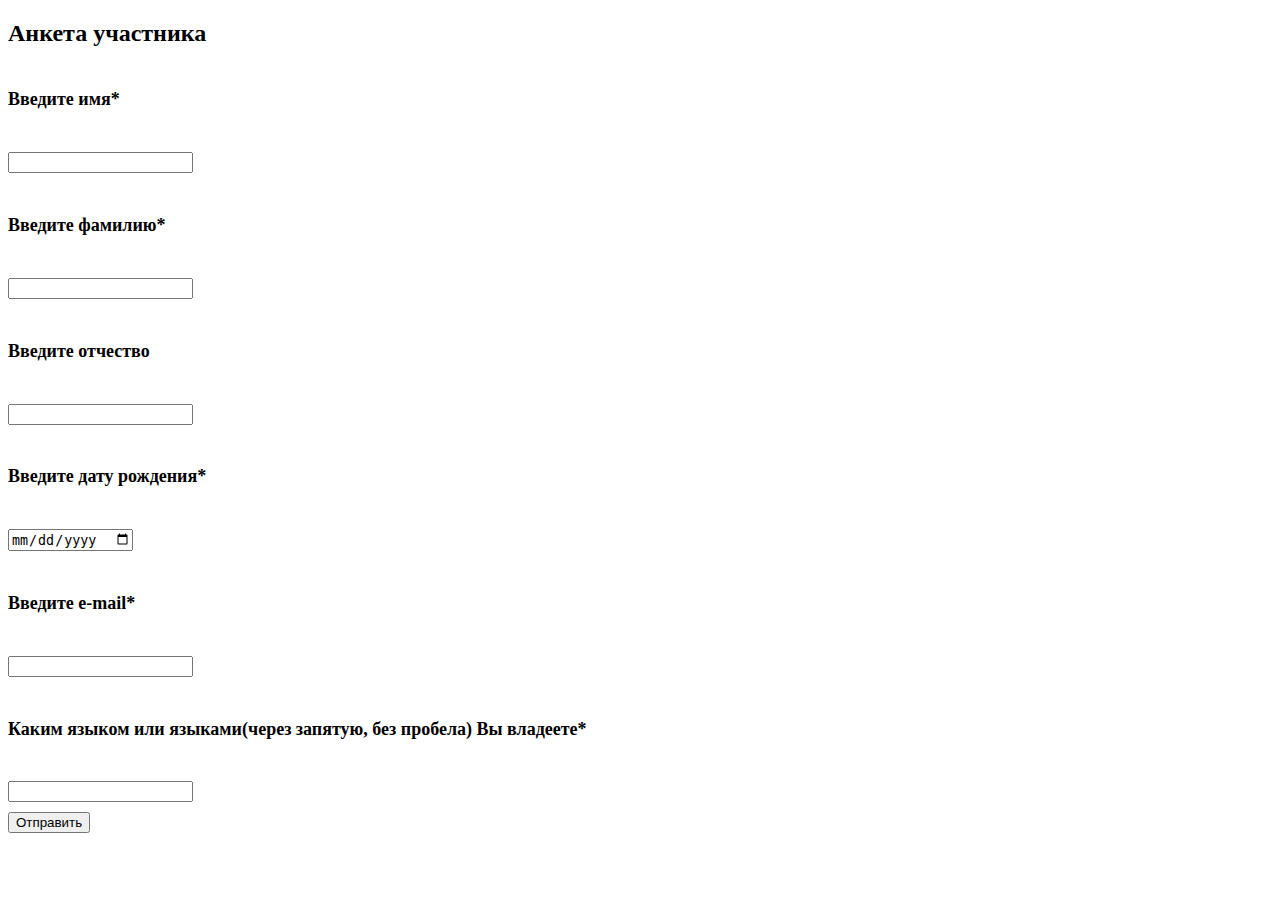
<file: learning/lessonjs1/index.html>
<!DOCTYPE html>
<html lang="ru">
<head>
    <meta charset="UTF-8">
    <meta name="viewport" content="width=device-width, initial-scale=1.0">
    <meta http-equiv="X-UA-Compatible" content="ie=edge">
    <link rel="stylesheet" href="style.css">
    <title>Document</title>
</head>
<body>
    <h2>Анкета участника</h2>
    <form action="">
        <label for="name"> <h6>Введите имя*</h6> </label><input id="name" type="text" class="necessary">
        <label for="surname"> <h6>Введите фамилию*</h6></label><input id="surname" type="text" class="necessary">
        <label for="patronymic"> <h6>Введите отчество</h6></label><input id="patronymic" type="text">
        <label for="date"> <h6>Введите дату рождения*</h6></label><input type="date" name="" id="date" class="necessary">
        <label for="mail"> <h6>Введите e-mail*</h6></label><input type="email" name="" id="mail" class="necessary">
        <label for="lang"> <h6>Каким языком или языками(через запятую, без пробела) Вы владеете*</h6></label><input type="text" id="lang" class="necessary"> <br>
        <button id="submit" type="button">Отправить</button>       
    </form>

<script src='script.js'></script>
</body>
</html>
</file>
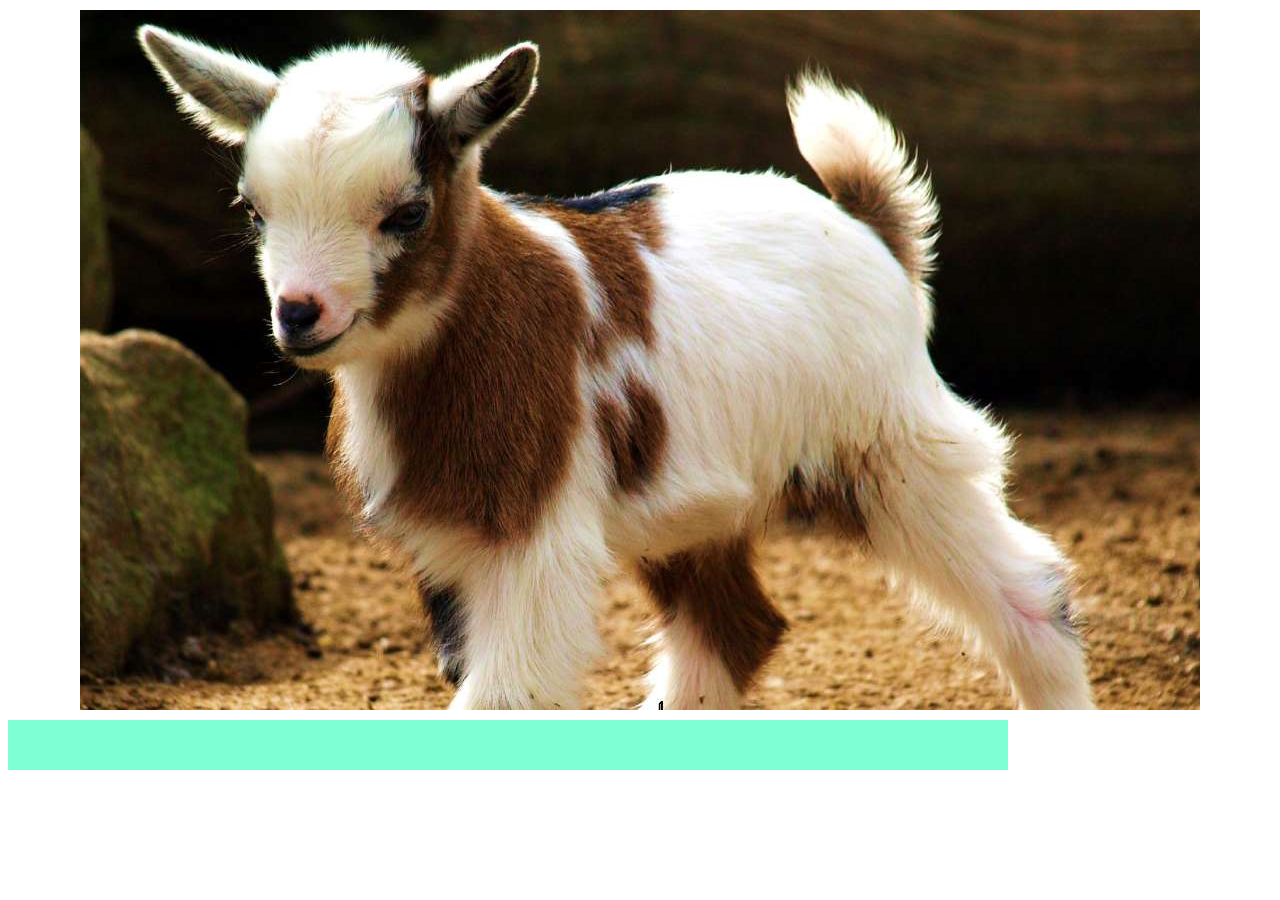
<file: learning/touch/index.html>
<!DOCTYPE html>
<html lang="en">
<head>
    <meta charset="UTF-8">
    <meta name="viewport" content="width=device-width, initial-scale=1.0">
    <meta http-equiv="X-UA-Compatible" content="ie=edge">
    <link rel="stylesheet" href="style.css">
    <title>Document</title>
</head>
<body>
    <img style="margin: 10px auto; width: 1120px; height: 700px; opacity: 1;" src="./zhivotnye-48375.jpg" alt="" class="img">
    <img style="margin: 10px auto; width: 1120px; height: 700px; opacity: 1;" src="./Livello 27.jpg" alt="">
    <img style="margin: 10px auto; width: 1120px; height: 700px; opacity: 1;" src="./devushki-lyudi-48352.jpg" alt="">
    <img style="margin: 10px auto; width: 1120px; height: 700px; opacity: 1;" src="./devushki-lyudi-48378.jpg" alt="">
    <img style="margin: 10px auto; width: 1120px; height: 700px; opacity: 1;" src="./lyudi-muzhchiny-48356.jpg" alt="">
    <div style="width: 1000px; height: 50px; background-color: aquamarine;" id="touch"></div>
    <script src="./jquery-3.3.1.min.js"></script>
    <script src="./script.js"></script>
</body>
</html>
</file>
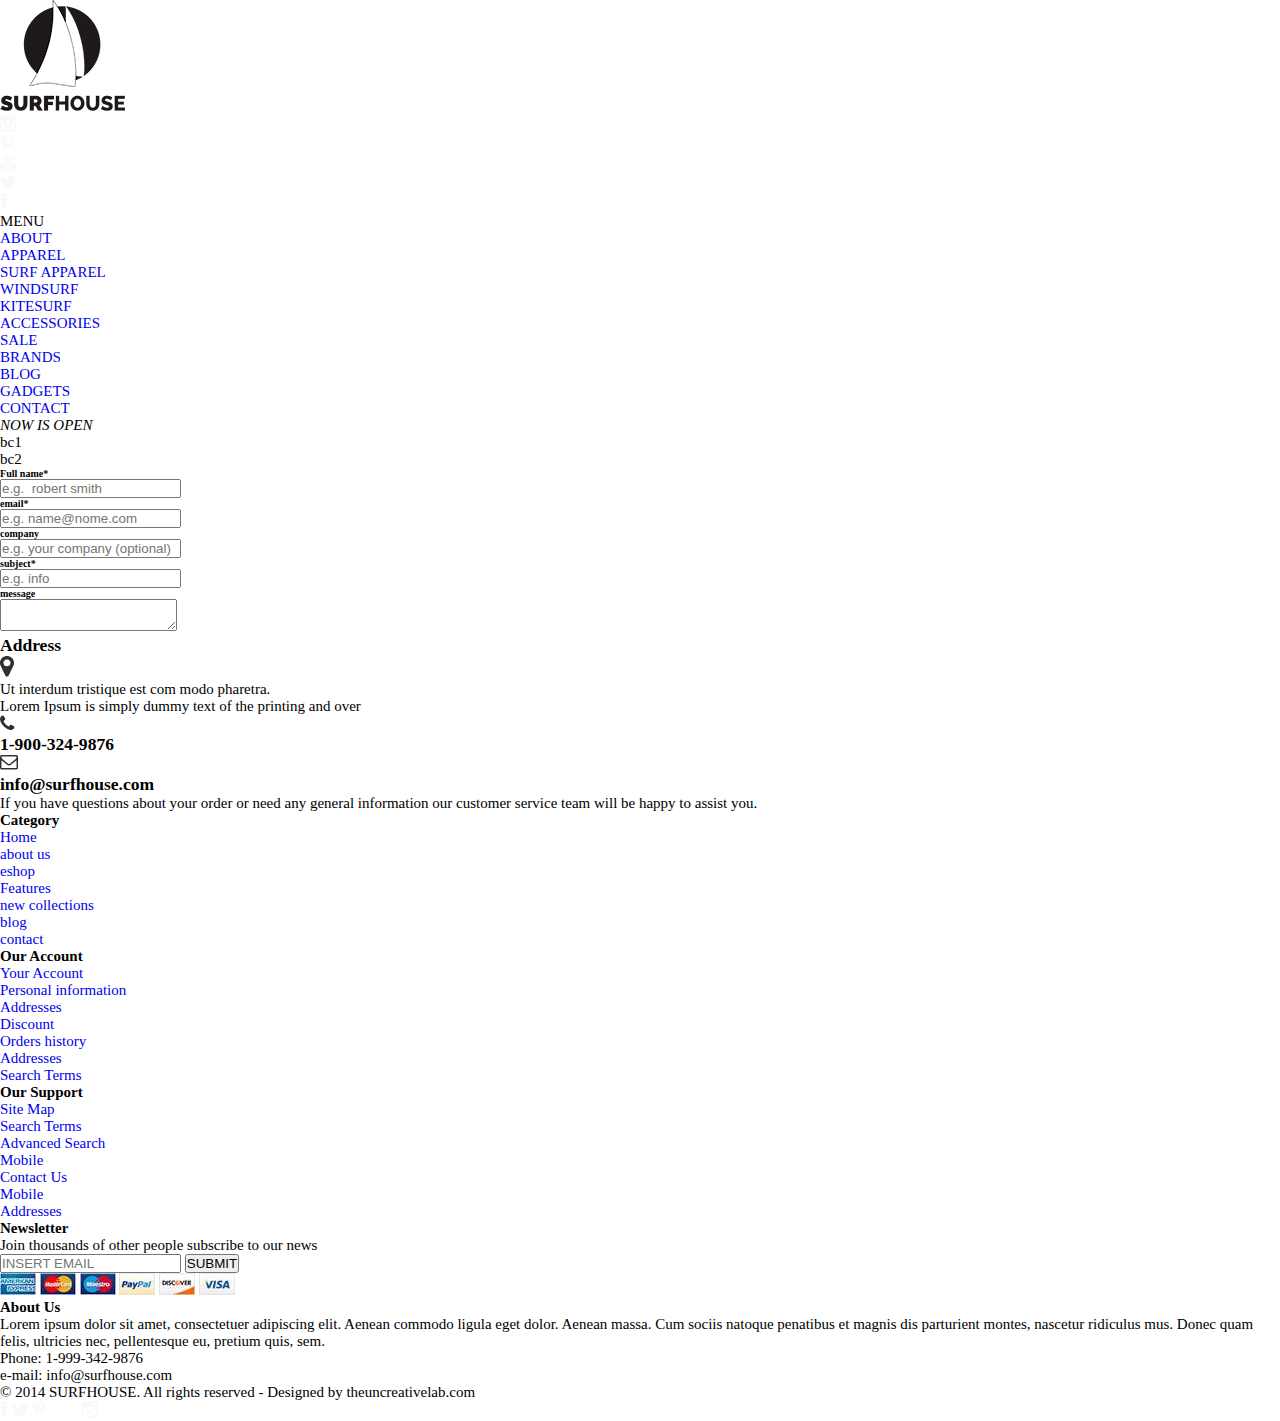
<file: contact.html>
<!DOCTYPE html>
<html lang="en">

<head>
    <meta charset="UTF-8">
    <meta name="viewport" content="width=device-width, initial-scale=1.0">
    <meta http-equiv="X-UA-Compatible" content="ie=edge">
    <title>CONTACT</title>
    <link rel="stylesheet" href="style.css">
</head>

<body>
    <div class="container">
        <div class="header_contact">
            <a href="index.html">
                <img src="images/surfhouse logo.png" alt="logo" title="logo" class="logo">
            </a>
            <ul class="soc">
                <li>
                    <a href="#">
                        <img src="images/insta icon.png" alt="insta">
                    </a>
                </li>
                <li>
                    <a href="#">
                        <img src="images/pinterest icon.png" alt="pint">
                    </a>
                </li>
                <li>
                    <a href="#">
                        <img src="images/youtube icon.png" alt="YT">
                    </a>
                </li>
                <li>
                    <a href="#">
                        <img src="images/twitter icon.png" alt="twitter">
                    </a>
                </li>
                <li>
                    <a href="#">
                        <img src="images/facebook icon.png" alt="FB">
                    </a>
                </li>
            </ul>
        </div>
        <div class="content_contact">
            <div class="menu">
                <div class="menu_head">
                    MENU
                </div>
                <ul class="section">
                    <li>
                        <a href="#">ABOUT</a>
                    </li>
                    <li>
                        <a href="#">APPAREL</a>
                    </li>
                    <li>
                        <a href="#">SURF APPAREL</a>
                    </li>
                    <li>
                        <a href="#">WINDSURF</a>
                    </li>
                    <li>
                        <a href="#">KITESURF</a>
                    </li>
                    <li>
                        <a href="#">ACCESSORIES</a>
                    </li>
                    <li>
                        <a href="#">SALE</a>
                    </li>
                    <li>
                        <a href="#">BRANDS</a>
                    </li>
                    <li>
                        <a href="#">BLOG</a>
                    </li>
                    <li>
                        <a href="#">GADGETS</a>
                    </li>
                    <li>
                        <a href="#">CONTACT</a>
                    </li>
                </ul>
            </div>
            <div class="now">
                <i>NOW IS OPEN</i>
            </div>
            <ul class="breadcrumbs">
                <li>bc1</li>
                <li class="current">bc2</li>
            </ul>
            <form action="" class=feedback>
                <h6>Full name*</h6>
                <input type="text" placeholder="e.g.  robert smith">
                <h6>email*</h6>
                <input type="email" placeholder="e.g. name@nome.com">
                <h6>company</h6>
                <input type="text" placeholder="e.g. your company (optional)">
                <h6>subject*</h6>
                <input type="text" placeholder="e.g. info">
                <h6>message</h6>
                <textarea></textarea>
            </form>
            <div class="contacts">
                <h3 class="address">Address</h3>
                <img src="images/က.png" alt="sign">
                <p class="first">Ut interdum tristique est com modo pharetra.</p>
                <p class="second">Lorem Ipsum is simply dummy text of the printing and over</p>
                <img src="images/倀.png" alt="phone">
                <h3 class="phone">1-900-324-9876</h3>
                <img src="images/envelope.png" alt="envelope">
                <h3 class="email">info@surfhouse.com</h3>
                <p class="third">If you have questions about your order or need any general information our customer service team will be
                    happy to assist you.</p>
            </div>
            <div class="brand">
                <div class="img"></div>
            </div>
        </div>
        <div class="footer">
            <div class="top">
                <div class="category">
                    <h4>Category</h4>
                    <ul>
                        <li>
                            <a href="#">Home</a>
                        </li>
                        <li>
                            <a href="#">about us</a>
                        </li>
                        <li>
                            <a href="#">eshop</a>
                        </li>
                        <li>
                            <a href="#">Features</a>
                        </li>
                        <li>
                            <a href="#">new collections</a>
                        </li>
                        <li>
                            <a href="#">blog</a>
                        </li>
                        <li>
                            <a href="#">contact</a>
                        </li>
                    </ul>
                </div>
                <div class="account">
                    <h4>Our Account</h4>
                    <ul>
                        <li>
                            <a href="#">Your Account</a>
                        </li>
                        <li>
                            <a href="#">Personal information</a>
                        </li>
                        <li>
                            <a href="#">Addresses</a>
                        </li>
                        <li>
                            <a href="#">Discount</a>
                        </li>
                        <li>
                            <a href="#">Orders history</a>
                        </li>
                        <li>
                            <a href="#">Addresses</a>
                        </li>
                        <li>
                            <a href="#">Search Terms</a>
                        </li>
                    </ul>
                </div>
                <div class="support">
                    <h4>Our Support</h4>
                    <ul>
                        <li>
                            <a href="#">Site Map</a>
                        </li>
                        <li>
                            <a href="#">Search Terms</a>
                        </li>
                        <li>
                            <a href="#">Advanced Search</a>
                        </li>
                        <li>
                            <a href="#">Mobile</a>
                        </li>
                        <li>
                            <a href="#">Contact Us</a>
                        </li>
                        <li>
                            <a href="#">Mobile</a>
                        </li>
                        <li>
                            <a href="#">Addresses</a>
                        </li>
                    </ul>
                </div>
                <div class="sub">
                    <h4 class="news">Newsletter</h4>
                    <p>Join thousands of other people subscribe to our news</p>
                    <form action="">
                        <input type="email" name="email" placeholder="INSERT EMAIL">
                        <input type="submit" value="SUBMIT">
                    </form>
                    <div class="pay">
                        <img src="images/aex.jpg" alt="americanex">
                        <img src="images/mastercard.jpg" alt="mscard">
                        <img src="images/maestero.jpg" alt="maestro">
                        <img src="images/paypal.jpg" alt="paypal">
                        <img src="images/discover.jpg" alt="discover">
                        <img src="images/visa_straight.jpg" alt="VISA">
                    </div>
                </div>
                <div class="about_us">
                    <h4>About Us</h4>
                    <p>Lorem ipsum dolor sit amet, consectetuer adipiscing elit. Aenean commodo ligula eget dolor. Aenean massa.
                        Cum sociis natoque penatibus et magnis dis parturient montes, nascetur ridiculus mus. Donec quam
                        felis, ultricies nec, pellentesque eu, pretium quis, sem.</p>
                    <span class="phone1">Phone:</span>
                    <span class="phone2">1-999-342-9876</span>
                    <br>
                    <span class="email1">e-mail:</span>
                    <span class="email2">info@surfhouse.com</span>
                </div>
            </div>
            <div class="bottom">
                <span>&copy 2014 SURFHOUSE. All rights reserved - Designed by theuncreativelab.com</span>
                <div class="soc_footer">
                    <a href="https://ru-ru.facebook.com" target="_blank">
                        <img src="images/facebook icon.png" alt="facebook">
                    </a>
                    <a href="https://twitter.com" target="_blank">
                        <img src="images/twitter icon.png" alt="twitter">
                    </a>
                    <a href="https://www.pinterest.ru" target="_blank">
                        <img src="images/pinterest icon.png" alt="pinterest">
                    </a>
                    <a href="https://plus.google.com" target="_blank">
                        <img src="images/google-plus.png" alt="google+">
                    </a>
                    <a href="https://www.tumblr.com" target="_blank">
                        <img src="images/tumblr.png" alt="tumblr">
                    </a>
                    <a href="https://www.instagram.com" target="_blank">
                        <img src="images/insta icon.png" alt="Instagram">
                    </a>
                    <a href="http://all-rss.ru" target="_blank">
                        <img src="images/rss.png" alt="rss">
                    </a>
                </div>
            </div>
        </div>
    </div>
</body>

</html>
</file>
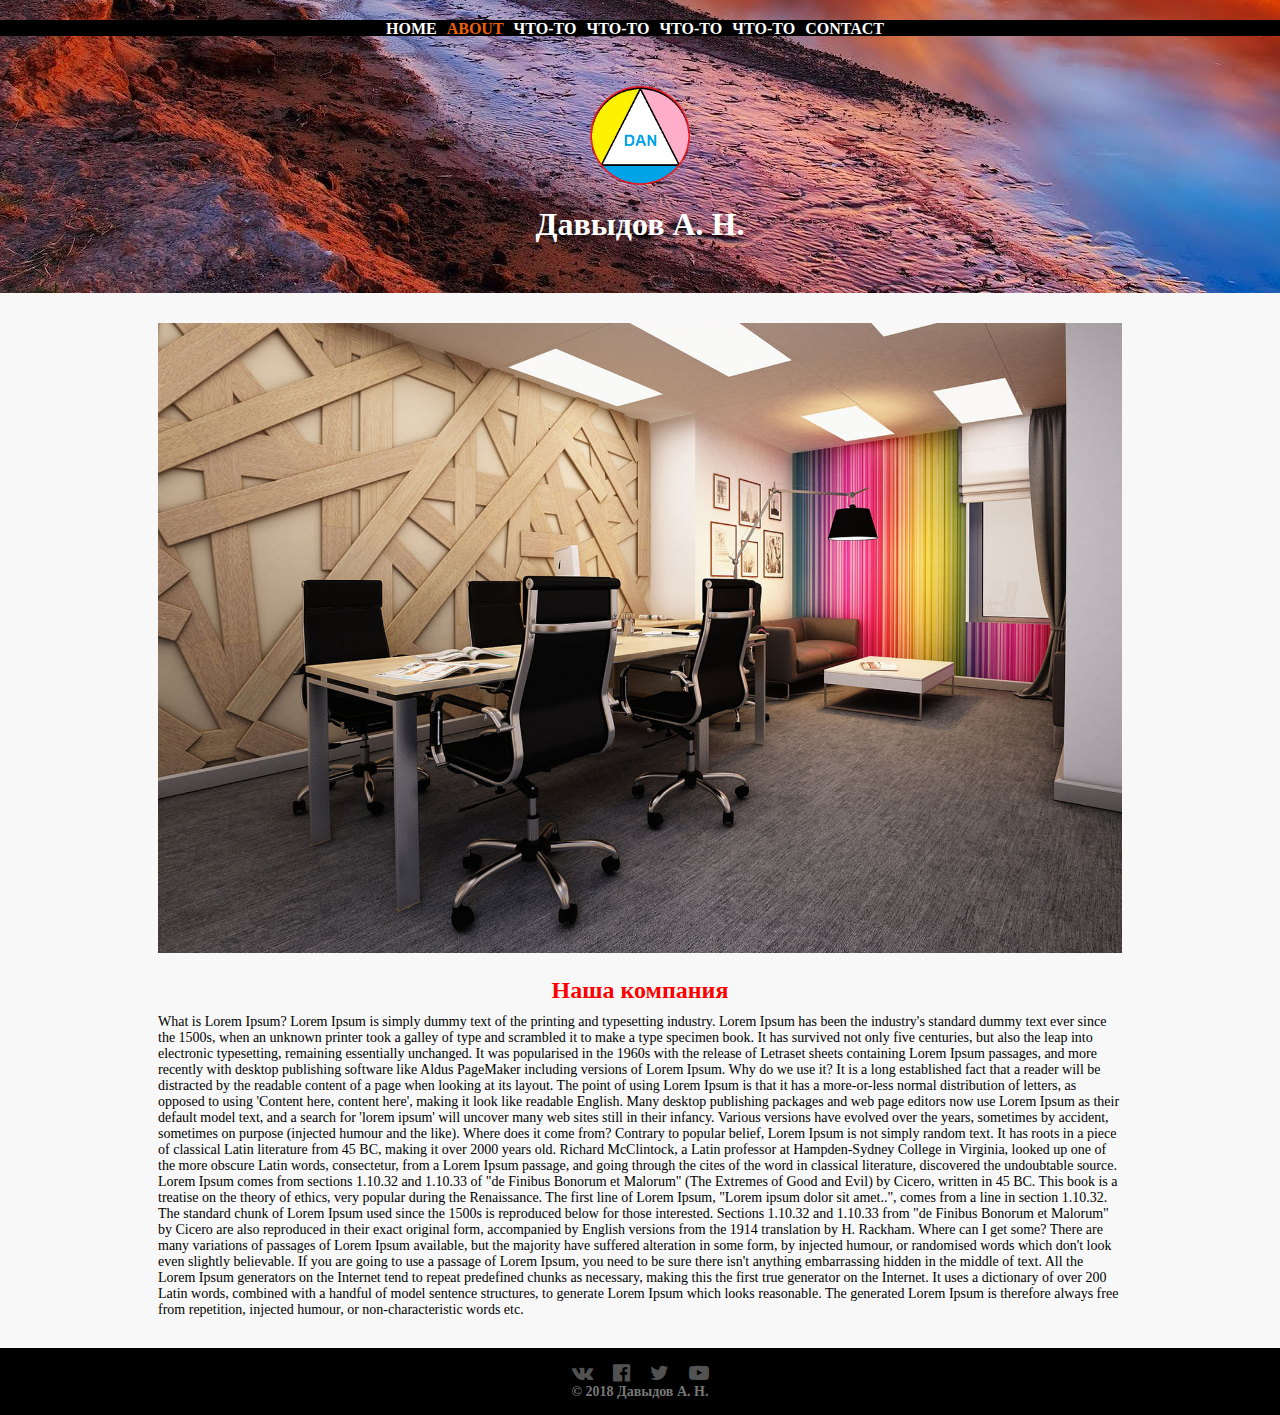
<file: MySite/about.html>
﻿<!doctype html>
<html lang="ru">
<head>
<meta http-equiv="Content-Type" content="text/html;charset=UTF-8">
<link rel="stylesheet" type="text/css" href="style.css" >
<link rel="stylesheet" href="font-awesome/css/font-awesome.min.css">
<script type="text/javascript" src="overlib.js"></script>
<title>О нас</title>
</head>
<body>
<header>
		<ul class="mainmenu">
			<li><a href="index.html">home</a></li>
			<li><a class="current" href="#">about</a></li>
			<li><a href="#">что-то</a></li>
			<li><a href="#">что-то</a></li>
			<li><a href="#">что-то</a></li>
			<li><a href="#">что-то</a></li>
			<li><a href="contact.html">contact</a></li>
		</ul>
		<a class="logo" href="index.html"><img src="images/logo.png" alt="logo"></a>
		<div class="name">
		<h1>Давыдов А. Н.</h1>
		</div>
</header>
<content>
	<div class="about_container">
		<img src="images/office.jpg">
		<h2>Наша компания</h2>
		<p class="about">What is Lorem Ipsum?
Lorem Ipsum is simply dummy text of the printing and typesetting industry. Lorem Ipsum has been the industry's standard dummy text ever since the 1500s, when an unknown printer took a galley of type and scrambled it to make a 
type specimen book. It has survived not only five centuries, but also the leap into electronic typesetting, remaining essentially unchanged. It was popularised in the 1960s with the release of Letraset sheets containing Lorem 
Ipsum passages, and more recently with desktop publishing software like Aldus PageMaker including versions of Lorem Ipsum.

Why do we use it?
It is a long established fact that a reader will be distracted by the readable content of a page when looking at its layout. The point of using Lorem Ipsum is that it has a more-or-less normal distribution of letters,
 as opposed to using 'Content here, content here', making it look like readable English. Many desktop publishing packages and web page editors now use Lorem Ipsum as their default model text, and a search for 'lorem ipsum'
 will uncover many web sites still in their infancy. Various versions have evolved over the years, sometimes by accident, sometimes on purpose (injected humour and the like).


Where does it come from?
Contrary to popular belief, Lorem Ipsum is not simply random text. It has roots in a piece of classical Latin literature from 45 BC, making it over 2000 years old. Richard McClintock, a Latin professor at Hampden-Sydney College
in Virginia, looked up one of the more obscure Latin words, consectetur, from a Lorem Ipsum passage, and going through the cites of the word in classical literature, discovered the undoubtable source. Lorem Ipsum comes from 
sections 1.10.32 and 1.10.33 of "de Finibus Bonorum et Malorum" (The Extremes of Good and Evil) by Cicero, written in 45 BC. This book is a treatise on the theory of ethics, very popular during the Renaissance.
 The first line of Lorem Ipsum, "Lorem ipsum dolor sit amet..", comes from a line in section 1.10.32.

The standard chunk of Lorem Ipsum used since the 1500s is reproduced below for those interested. Sections 1.10.32 and 1.10.33 from "de Finibus Bonorum et Malorum" by Cicero are also reproduced in their exact original form,
 accompanied by English versions from the 1914 translation by H. Rackham.

Where can I get some?
There are many variations of passages of Lorem Ipsum available, but the majority have suffered alteration in some form, by injected humour, or randomised words which don't look even slightly believable.
 If you are going to use a passage of Lorem Ipsum, you need to be sure there isn't anything embarrassing hidden in the middle of text. All the Lorem Ipsum generators on the Internet tend to repeat predefined chunks as necessary,
 making this the first true generator on the Internet. It uses a dictionary of over 200 Latin words, combined with a handful of model sentence structures, to generate Lorem Ipsum which looks reasonable. The generated
 Lorem Ipsum is therefore always free from repetition, injected humour, or non-characteristic words etc.</p>
	</div>
</content>
<footer>
	<ul class="soc">
		<li><a class="fa fa-vk" aria-hidden="true" href="https://vk.com" target="_blank"></a></li>
		<li><a class="fa fa-facebook-official" aria-hidden="true" href="https://www.facebook.com" target="_blank"></a></li>
		<li><a class="fa fa-twitter" aria-hidden="true" href="https://twitter.com/" target="_blank"></a></li>
		<li><a class="fa fa-youtube-play" aria-hidden="true" href="https://www.youtube.com/" target="_blank"></a></li>
	</ul>
	<b>&copy 2018 Давыдов А. Н.</b>
</footer>
</body>
</file>
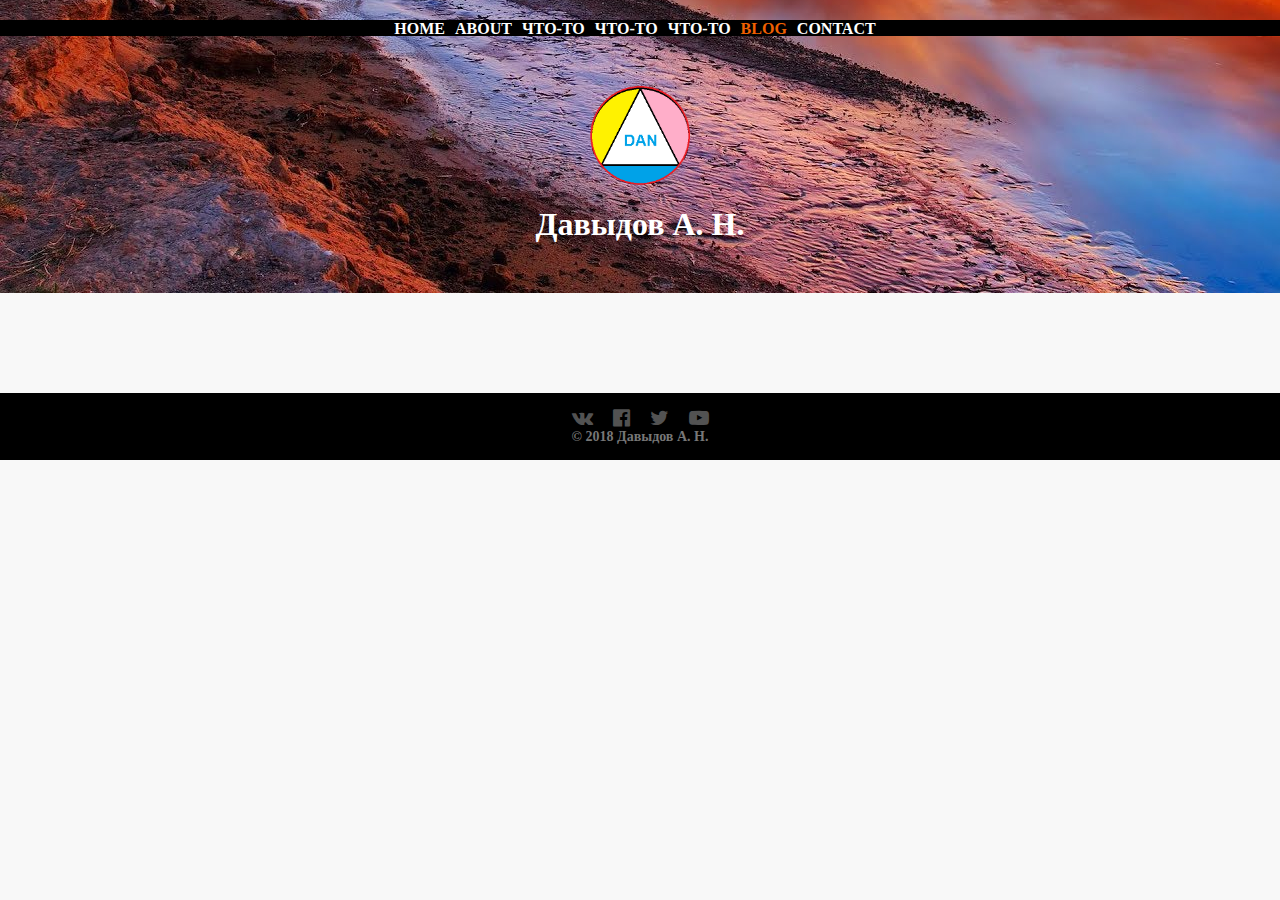
<file: MySite/blog.html>
﻿<!doctype html>
<html lang="ru">
<head>
<meta http-equiv="Content-Type" content="text/html;charset=UTF-8">
<link rel="stylesheet" type="text/css" href="style.css" >
<link rel="stylesheet" href="font-awesome/css/font-awesome.min.css">
<script type="text/javascript" src="overlib.js"></script>
<title>Моя страница</title>
</head>
<body>
<header>
		<ul class="mainmenu">
			<li><a href="index.html">home</a></li>
			<li><a href="about.html">about</a></li>
			<li><a href="#">что-то</a></li>
			<li><a href="#">что-то</a></li>
			<li><a href="#">что-то</a></li>
			<li><a class="current" href="#">blog</a></li>
			<li><a href="contact.html">contact</a></li>
		</ul>
		<a class="logo" href="#"><img src="images/logo.png" alt="logo"></a>
		<div class="name">
		<h1>Давыдов А. Н.</h1>
		</div>
</header>
<content>
	<div class="container">
		<article></article>
	</div>
</content>
<footer>
	<ul class="soc">
		<li><a class="fa fa-vk" aria-hidden="true" href="https://vk.com" target="_blank"></a></li>
		<li><a class="fa fa-facebook-official" aria-hidden="true" href="https://www.facebook.com" target="_blank"></a></li>
		<li><a class="fa fa-twitter" aria-hidden="true" href="https://twitter.com/" target="_blank"></a></li>
		<li><a class="fa fa-youtube-play" aria-hidden="true" href="https://www.youtube.com/" target="_blank"></a></li>
	</ul>
	<b>&copy 2018 Давыдов А. Н.</b>
</footer>
</body>
</file>
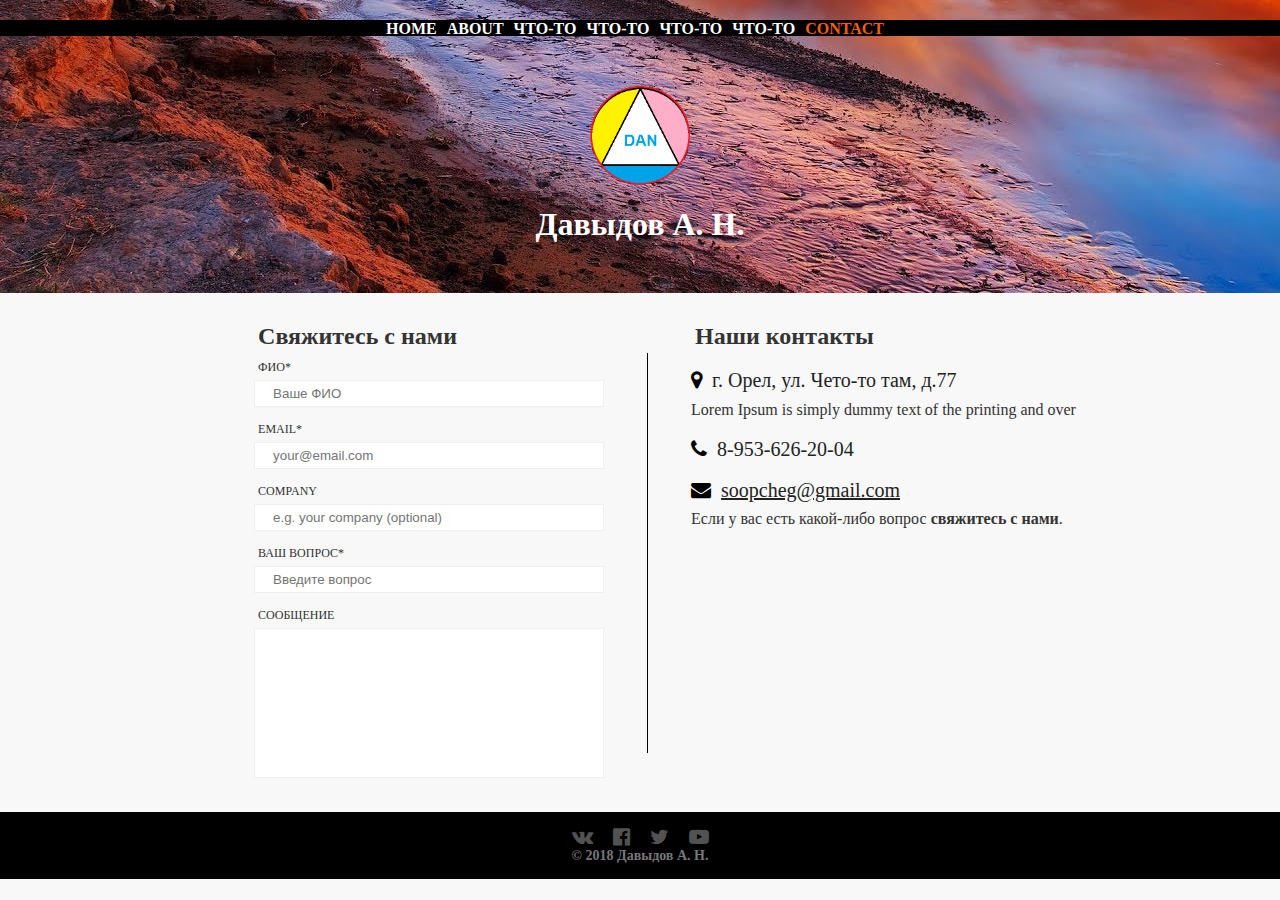
<file: MySite/contact.html>
﻿<!doctype html>
<html lang="ru">
<head>
<meta http-equiv="Content-Type" content="text/html;charset=UTF-8">
<link rel="stylesheet" type="text/css" href="style.css" >
<link rel="stylesheet" href="font-awesome/css/font-awesome.min.css">
<script type="text/javascript" src="overlib.js"></script>
<title>Наши контакты</title>
</head>
<body>
<header>
		<ul class="mainmenu">
			<li><a href="index.html">home</a></li>
			<li><a href="about.html">about</a></li>
			<li><a href="#">что-то</a></li>
			<li><a href="#">что-то</a></li>
			<li><a href="#">что-то</a></li>
			<li><a href="#">что-то</a></li>
			<li><a class="current" href="#">contact</a></li>
		</ul>
		<a class="logo" href="index.html"><img src="images/logo.png" alt="logo"></a>
		<div class="name">
		<h1>Давыдов А. Н.</h1>
		</div>
</header>
<content>
	<div class="contact_container">
			<form action="" class="feedback">
				<h2>Свяжитесь с нами</h2>
                <h6><label for="feedback_name">ФИО*</label></h6>
                <input id="feedback_name" type="text" placeholder="Ваше ФИО">
                <h6><label for="feedback_email">email*</label></h6>
                <input id="feedback_email" type="email" placeholder="your@email.com">
                <h6><label for="feedback_company">company</label></h6>
                <input id="feedback_company" type="text" placeholder="e.g. your company (optional)">
                <h6><label for="feedback_question">Ваш вопрос*</label></h6>
                <input id="feedback_question" type="text" placeholder="Введите вопрос">
                <h6><label for="feedback_message">Сообщение</label></h6>
                <textarea id="feedback_message"></textarea>
            </form>
			<div class="splitter"></div>
			<div class="contact_us">
				<h2>Наши контакты</h2>
				<div class="contact_us-row">
                <i class="fa fa-map-marker" aria-hidden="true"></i>
                <h3 class="address">г. Орел, ул. Чето-то там, д.77</h3>
				</div>
                <p class="desc">Lorem Ipsum is simply dummy text of the printing and over</p>
				<div class="contact_us-row">
                <i class="fa fa-phone" aria-hidden="true"></i>
                <h3 class="phone">8-953-626-20-04</h3>
				</div>
				<div class="contact_us-row">
                <i class="fa fa-envelope" aria-hidden="true"></i>
                <h3 class="email">soopcheg@gmail.com</h3>
				</div>
                <p class="contact">Если у вас есть какой-либо вопрос <label for="feedback_name"><b>свяжитесь с нами</b></label>.</p>					
			</div>
	</div>
	<script type="text/javascript" charset="utf-8" async 
	src="https://api-maps.yandex.ru/services/constructor/1.0/js/?um=constructor%3A0c2ece714846e824b292795db765208e6a27c794621834a9358403219f57801c&amp;width=100%&amp;height=400&amp;lang=ru_RU&amp;scroll=true"></script>
</content>
<footer>
	<ul class="soc">
		<li><a class="fa fa-vk" aria-hidden="true" href="https://vk.com" target="_blank"></a></li>
		<li><a class="fa fa-facebook-official" aria-hidden="true" href="https://www.facebook.com" target="_blank"></a></li>
		<li><a class="fa fa-twitter" aria-hidden="true" href="https://twitter.com/" target="_blank"></a></li>
		<li><a class="fa fa-youtube-play" aria-hidden="true" href="https://www.youtube.com/" target="_blank"></a></li>
	</ul>
	<b>&copy 2018 Давыдов А. Н.</b>
</footer>
</body>
</file>
<file: bipart/style.css>
@font-face {
  font-family: "HelveticaNeueCyr";
  src: url("fonts/HelveticaNeueCyr/HelveticaNeueCyr-Black.eot");
  src: url("fonts/HelveticaNeueCyr/HelveticaNeueCyr-Black.eot") format("embedded-opentype"), url("fonts/HelveticaNeueCyr/HelveticaNeueCyr-Black.woff") format("woff"), url("fonts/HelveticaNeueCyr/HelveticaNeueCyr-Black.ttf") format("truetype");
  font-style: normal;
  font-weight: 900;
}
@font-face {
  font-family: "HelveticaNeueCyr";
  src: url("fonts/HelveticaNeueCyr/HelveticaNeueCyr-Roman.eot");
  src: url("fonts/HelveticaNeueCyr//HelveticaNeueCyr-Roman.eot") format("embedded-opentype"), url("fonts/HelveticaNeueCyr/HelveticaNeueCyr-Roman.woff") format("woff"), url("fonts/HelveticaNeueCyr/HelveticaNeueCyr-Roman.ttf") format("truetype");
  font-style: normal;
  font-weight: 400;
}
@font-face {
  font-family: "HelveticaNeueCyr";
  src: url("fonts/HelveticaNeueCyr/HelveticaNeueCyr-Medium.eot");
  src: url("fonts/HelveticaNeueCyr/HelveticaNeueCyr-Medium.eot") format("embedded-opentype"), url("fonts/HelveticaNeueCyr/HelveticaNeueCyr-Medium.woff") format("woff"), url("fonts/HelveticaNeueCyr/HelveticaNeueCyr-Medium.ttf") format("truetype");
  font-style: normal;
  font-weight: 500;
}
@font-face {
  font-family: "HelveticaNeueCyr";
  src: url("fonts/HelveticaNeueCyr/HelveticaNeueCyr-Bold.eot");
  src: url("fonts/HelveticaNeueCyr/HelveticaNeueCyr-Bold.eot") format("embedded-opentype"), url("fonts/HelveticaNeueCyr/HelveticaNeueCyr-Bold.woff") format("woff"), url("fonts/HelveticaNeueCyr/HelveticaNeueCyr-Bold.ttf") format("truetype");
  font-style: normal;
  font-weight: 700;
}
@font-face {
  font-family: "ProximaNova";
  src: url("fonts/ProximaNova/ProximaNovaT-Thin.eot");
  src: url("fonts/ProximaNova/ProximaNovaT-Thin.eot") format("embedded-opentype"), url("fonts/ProximaNova/ProximaNovaT-Thin.woff") format("woff"), url("fonts/ProximaNova/ProximaNovaT-Thin.ttf") format("truetype");
  font-style: normal;
  font-weight: 200;
}
* {
  margin: 0;
  padding: 0;
  box-sizing: border-box;
  text-decoration: none;
  list-style: none;
  outline: none;
}
body {
  width: 100%;
  overflow-x: hidden;
  font-family: "HelveticaNeueCyr";
}
header,
footer,
section {
  display: block;
}
header {
  display: flex;
  padding-bottom: 25px;
  box-sizing: content-box;
  width: 1167px;
  margin: 0 auto;
}
header .logo {
  display: flex;
  margin-top: 25px;
}
header .logo img {
  width: 43px;
  height: 68px;
}
header .logo .name {
  margin-top: 9px;
  margin-left: 27px;
  text-transform: uppercase;
}
header .logo .name h1 {
  background: radial-gradient(circle 90px at 50%, #469bf7 0%, #4391e7 100%);
  width: 118px;
  height: 37px;
  display: table-cell;
  vertical-align: middle;
  color: #ffffff;
  font-size: 16px;
  font-weight: 900;
  line-height: 19px;
  text-align: center;
  letter-spacing: 3px;
}
header .logo .name h3 {
  margin-top: 4px;
  font-weight: 700;
  color: #323232;
  font-size: 9.5px;
  text-align: left;
}
header nav {
  width: 507px;
  margin-top: 52px;
  margin-left: 112px;
  margin-right: 116px;
}
header nav .burger {
  display: none;
  width: 40px;
}
header nav .burger .slice {
  width: 40px;
  height: 5px;
  background: linear-gradient(0deg, #4391e7 0%, #469bf7 100%);
  border-radius: 5px;
}
header nav .burger .middle {
  margin-top: 4px;
  margin-bottom: 4px;
}
header nav ul {
  display: flex;
  justify-content: space-between;
}
header nav ul li a {
  font-weight: 400;
  color: #323232;
  font-size: 17px;
  line-height: 18px;
  transition: ease 1s all;
}
header nav ul li a:hover {
  color: #4599f5;
}
header .start_edu {
  margin-top: 28px;
  display: flex;
  background: linear-gradient(0deg, #4391e7 0%, #469bf7 100%);
  width: 243px;
  height: 65px;
  border-radius: 35px;
  padding-left: 48px;
  padding-top: 20px;
  padding-bottom: 20px;
}
header .start_edu img {
  width: 22px;
  height: 21px;
  margin-right: 5px;
}
header .start_edu h3 {
  color: #ffffff;
  font-size: 15px;
  font-weight: 500;
  line-height: 18px;
  padding-top: 3px;
  text-align: center;
}
.input-error {
  border: red 2px solid !important;
}
::-webkit-input-placeholder {
  /* WebKit browsers */
  color: #999999;
}
:-moz-placeholder {
  /* Mozilla Firefox 4 to 18 */
  color: #999999;
}
::-moz-placeholder {
  /* Mozilla Firefox 19+ */
  color: #999999;
}
:-ms-input-placeholder {
  /* Internet Explorer 10+ */
  color: #999999;
}
.main {
  width: 100%;
}
.main button span {
  font-weight: 500;
  font-family: "HelveticaNeueCyr";
}
.main .start {
  background-image: url(images/sinii-fon.png);
  padding-top: 107px;
  padding-bottom: 144px;
}
.main .start .content {
  width: 1172px;
  margin: 0 auto;
  display: flex;
}
.main .start .content article {
  margin-top: 15px;
}
.main .start .content article h3 {
  color: #ffffff;
  font-size: 34px;
  line-height: 60px;
  font-weight: 900;
  text-align: left;
}
.main .start .content article h2 {
  color: #ffffff;
  font-size: 54px;
  font-weight: 900;
  line-height: 72px;
  text-align: center;
  background-color: #0053d3;
  width: 598px;
  height: 70px;
  margin-left: -10px;
}
.main .start .content article h4 {
  color: #ffffff;
  font-size: 22px;
  font-weight: 900;
  line-height: 58px;
  text-align: left;
}
.main .start .content article .quick_start {
  font-weight: 400;
  color: #ffffff;
  font-size: 17px;
  line-height: 27px;
  text-align: left;
  width: 453px;
  opacity: 0.8;
  margin-bottom: 40px;
  margin-top: 25px;
}
.main .start .content article .registration {
  display: table-cell;
  border-radius: 34px;
  background-color: #f2e813;
  box-shadow: 0px 5px 0px 0px #e9a502, 0px 12px 8.73px 0.27px rgba(0, 0, 0, 0.28);
  width: 282px;
  height: 72px;
  vertical-align: middle;
  transition: all 1s ease;
}
.main .start .content article .registration h4 {
  color: #323232;
  font-size: 16px;
  font-weight: 500;
  line-height: 29.26px;
  text-align: center;
}
.main .start .content article .registration:hover {
  box-shadow: none;
}
.main .start .content article .access {
  display: flex;
}
.main .start .content article .access img {
  margin-top: 29px;
  margin-right: 15px;
  width: 13px;
  height: 16px;
}
.main .start .content article .access p {
  margin-top: 25px;
  display: inline-block;
  font-weight: 400;
  color: #ffffff;
  font-size: 14px;
  line-height: 20px;
  text-align: left;
  width: 256px;
  opacity: 1;
}
.main .start .content .preview {
  position: relative;
  margin-left: 74px;
}
.main .start .content .preview .forward {
  position: absolute;
  left: -79px;
  top: 34px;
}
.main .quick_reg-top {
  display: flex;
  margin: 112px auto 94px auto;
  width: 809px;
}
.main .quick_reg-top .steps {
  margin-right: 134px;
  margin-top: -8px;
}
.main .quick_reg-top .steps h2 {
  color: #323232;
  font-size: 39.96px;
  font-weight: 900;
  text-align: left;
  transform: scaleY(1.0009);
  width: 396px;
  margin-bottom: 43px;
}
.main .quick_reg-top .steps p {
  font-weight: 400;
  color: #323232;
  font-size: 16px;
  line-height: 25px;
  text-align: left;
  width: 379px;
  margin-bottom: 39px;
}
.main .quick_reg-top .steps .step {
  display: table-cell;
  border-width: 1px;
  border-color: #4599f5;
  border-style: solid;
  width: 170px;
  height: 61px;
  color: #4599f5;
  font-size: 18px;
  font-weight: 500;
  line-height: 25px;
  text-align: left;
  text-align: center;
  vertical-align: middle;
  border-radius: 35px;
  margin-right: 30px;
  transition: 1s ease all;
}
.main .quick_reg-top .steps .step span {
  color: #4599f5;
  font-size: 30px;
  font-weight: 500;
  line-height: 25px;
  text-align: left;
  transition: 1s ease color;
}
.main .quick_reg-top .steps .margin {
  display: table-cell;
  width: 30px;
  height: 61px;
}
.main .quick_reg-top .steps .current {
  background-color: #4599f5;
  color: #ffffff;
}
.main .quick_reg-top .steps .current span {
  color: #ffffff;
}
.main .quick_reg-top .steps .process_data {
  display: flex;
}
.main .quick_reg-top .steps .process_data .radiobutton {
  border-radius: 5px;
  border-width: 1px;
  border-color: #4599f5;
  border-style: solid;
  width: 11px;
  height: 11px;
  margin-top: 27px;
}
.main .quick_reg-top .steps .process_data .radiobutton .check {
  border-radius: 50%;
  background-color: #4599f5;
  width: 9px;
  height: 9px;
}
.main .quick_reg-top .steps .process_data p {
  font-weight: 400;
  color: #323232;
  font-size: 14px;
  line-height: 18px;
  text-align: left;
  width: 241px;
  margin-top: 23px;
  margin-left: 9px;
}
.main .quick_reg-top .steps .process_data p a {
  text-decoration: underline;
  color: #4391e7;
}
.main .quick_reg-top form {
  width: 282px;
}
.main .quick_reg-top form input[type="text"],
.main .quick_reg-top form input[type="email"] {
  font-weight: 400;
  font-size: 14px;
  padding-left: 37px;
  padding-right: 37px;
  border-width: 1px;
  border-color: #9e9e9e;
  border-style: solid;
  width: 282px;
  height: 60px;
  border-radius: 35px;
}
.main .quick_reg-top form input[type="text"] {
  margin-bottom: 23px;
}
.main .quick_reg-top form input[type="email"] {
  margin-bottom: 17px;
}
.main .quick_reg-top form button[type="button"] {
  border-radius: 34px;
  background-color: #f2e813;
  box-shadow: 0px 5px 0px 0px #e9a502, 0px 12px 8.73px 0.27px rgba(0, 0, 0, 0.28);
  width: 282px;
  height: 72px;
  border: none;
  color: #323232;
  font-size: 16px;
  font-weight: 500;
  line-height: 29.26px;
  text-align: center;
  transition: all 1s ease;
}
.main .quick_reg-top form button[type="button"]:hover {
  cursor: pointer;
  box-shadow: none;
}
.main .quick_reg-top form button[type="button"]:active {
  position: relative;
  top: 2px;
}
.main .free_express {
  background-color: #ecf3fd;
  padding-top: 73px;
  padding-bottom: 73px;
}
.main .free_express h2 {
  color: #323232;
  font-size: 39.96px;
  font-weight: 900;
  text-align: center;
  transform: scaleY(1.0009);
  width: 688px;
  margin: 0 auto;
}
.main .free_express ul {
  width: 1222px;
  margin: 0 auto;
  display: flex;
  justify-content: space-between;
  margin-top: 78px;
}
.main .free_express ul li .item {
  border-radius: 50%;
  border-width: 1px;
  border-color: #c2c8d0;
  border-style: solid;
  width: 113px;
  height: 113px;
  margin: 0 auto;
}
.main .free_express ul li .item .align {
  width: 113px;
  height: 113px;
  display: table-cell;
  vertical-align: middle;
  text-align: center;
}
.main .free_express ul li p {
  font-weight: 400;
  color: #323232;
  font-size: 16px;
  line-height: 22px;
  text-align: center;
  width: 230px;
  margin-top: 33px;
}
.main .signals .work {
  padding-bottom: 130px;
  padding-top: 120px;
  width: 1171px;
  display: flex;
  margin: 0 auto;
}
.main .signals .work .share_results {
  position: relative;
}
.main .signals .work .share_results img {
  display: block;
  position: absolute;
  top: -79px;
  left: -421px;
}
.main .signals .work .share_results p {
  display: inline-block;
  font-weight: 400;
  color: #6f6f6f;
  font-size: 13px;
  text-align: left;
  margin-top: 373px;
}
.main .signals .work .get_access {
  width: 541px;
  margin-left: 304px;
  margin-top: -3px;
}
.main .signals .work .get_access h2 {
  color: #323232;
  font-size: 39.96px;
  font-weight: 900;
  text-align: left;
  transform: scaleY(1.0009);
  width: 436px;
}
.main .signals .work .get_access p {
  font-weight: 400;
  color: #323232;
  font-size: 17px;
  line-height: 30px;
  text-align: left;
  width: 542px;
  margin-bottom: 40px;
  margin-top: 20px;
}
.main .signals .work .registration {
  display: inline-block;
  border-radius: 34px;
  background-color: #f2e813;
  box-shadow: 0px 5px 0px 0px #e9a502, 0px 12px 8.73px 0.27px rgba(0, 0, 0, 0.28);
  width: 282px;
  height: 72px;
  transition: all 1s ease;
}
.main .signals .work .registration h4 {
  color: #323232;
  font-size: 16px;
  font-weight: 500;
  line-height: 72px;
  text-align: center;
}
.main .signals .work .registration:hover {
  box-shadow: none;
}
.main .signals .work .access_link {
  font-weight: 400;
  color: #323232;
  font-size: 14px;
  line-height: 29.26px;
  text-align: left;
  border-bottom: 1px solid rgba(88, 89, 91, 0.22);
  margin-left: 50px;
}
.main .last_articles {
  background-color: #ecf3fd;
  padding-bottom: 103px;
  padding-top: 74px;
}
.main .last_articles h2 {
  color: #323232;
  font-size: 39.96px;
  font-weight: 900;
  text-align: center;
  transform: scaleY(1.0009);
}
.main .last_articles .articles {
  display: flex;
  width: 1169px;
  justify-content: space-between;
  margin: 60px auto 0 auto;
}
.main .last_articles .articles .articles_item {
  background-color: #ffffff;
  padding-bottom: 44px;
  width: 370px;
  height: 504px;
  border-radius: 5px;
}
.main .last_articles .articles .articles_item .article_preview {
  width: 370px;
  height: 275px;
}
.main .last_articles .articles .articles_item .article_info {
  margin-top: 15px;
  margin-bottom: 10px;
  display: flex;
  justify-content: center;
}
.main .last_articles .articles .articles_item .article_info .clock {
  width: 19px;
  height: 30px;
}
.main .last_articles .articles .articles_item .article_info .eye {
  width: 20px;
  height: 13px;
  margin-top: 9px;
  margin-left: 14px;
}
.main .last_articles .articles .articles_item .article_info span {
  font-weight: 400;
  color: #6f6f6f;
  font-size: 12px;
  text-align: left;
  display: block;
  margin-top: 9px;
  margin-left: 7px;
}
.main .last_articles .articles .articles_item h3 {
  width: 305px;
  margin: 0 auto;
  margin-bottom: 33px;
  color: #323232;
  font-size: 19px;
  font-weight: 700;
  text-align: center;
}
.main .last_articles .articles .articles_item a {
  display: block;
  margin: 0 auto;
  border-radius: 35px;
  background-color: #f2e813;
  box-shadow: 0px 5px 0px 0px #e9a502, 0px 12px 8.73px 0.27px rgba(0, 0, 0, 0.28);
  width: 198px;
  height: 51px;
  text-align: center;
  transition: 1s ease all;
}
.main .last_articles .articles .articles_item a h5 {
  display: table-cell;
  vertical-align: middle;
  text-align: center;
  color: #323232;
  font-size: 13.87px;
  font-weight: 500;
  transform: scaleY(1.0088);
  width: 198px;
  height: 51px;
}
.main .last_articles .articles .articles_item a:hover {
  box-shadow: none;
}
.main .course {
  padding-top: 102px;
  padding-bottom: 189px;
}
.main .course h2 {
  color: #323232;
  font-size: 39.96px;
  font-weight: 900;
  text-align: center;
  transform: scaleY(1.0009);
  margin-bottom: 74px;
}
.main .course .plus {
  position: absolute;
  border-radius: 50%;
  background-color: #00e3a3;
  width: 26px;
  height: 26px;
  text-align: center;
  color: #ffffff;
  font-size: 14px;
  font-weight: 700;
  border: none;
  cursor: pointer;
  animation: pulse 2s infinite;
}
.main .course .course_container {
  display: flex;
  justify-content: center;
}
.main .course .course_container .screen {
  background-image: url(images/screen.png);
  background-size: cover;
  width: 867px;
  height: 577px;
}
@-webkit-keyframes pulse {
  0% {
    -webkit-box-shadow: 0 0 0 0 rgba(0, 227, 163, 0.6);
  }
  70% {
    -webkit-box-shadow: 0 0 0 10px rgba(0, 227, 163, 0);
  }
  100% {
    -webkit-box-shadow: 0 0 0 0 rgba(0, 227, 163, 0);
  }
}
@keyframes pulse {
  0% {
    -moz-box-shadow: 0 0 0 0 rgba(0, 227, 163, 0.6);
    box-shadow: 0 0 0 0 rgba(0, 227, 163, 0.6);
  }
  70% {
    -moz-box-shadow: 0 0 0 10px rgba(0, 227, 163, 0);
    box-shadow: 0 0 0 10px rgba(0, 227, 163, 0);
  }
  100% {
    -moz-box-shadow: 0 0 0 0 rgba(0, 227, 163, 0);
    box-shadow: 0 0 0 0 rgba(0, 227, 163, 0);
  }
}
.main .course .course_container .screen .buttons {
  position: relative;
}
.main .course .course_container .screen .buttons .express {
  left: 368px;
  top: 54px;
  animation-delay: 0s;
}
.main .course .course_container .screen .buttons .homework {
  top: 297px;
  left: 348px;
  animation-delay: 0.6s;
}
.main .course .course_container .screen .buttons .chat {
  top: 372px;
  left: 251px;
  animation-delay: 1.2s;
}
.main .course .course_container .screen .buttons .program {
  top: 94px;
  left: 575px;
  animation-delay: 0.3s;
}
.main .course .course_container .screen .buttons .sertificate {
  top: 366px;
  left: 648px;
  animation-delay: 0.9s;
}
.main .course .course_container .description {
  padding-top: 64px;
  padding-left: 91px;
  padding-right: 70px;
  background-image: url(images/window.png);
  background-size: cover;
  width: 427px;
  height: 255px;
  margin-top: 126px;
  margin-left: -27px;
  transition: 1s ease opacity;
}
.main .course .course_container .description h4 {
  color: #323232;
  font-size: 18px;
  font-weight: 700;
  text-align: left;
  text-transform: uppercase;
  margin-bottom: 13px;
}
.main .course .course_container .description p {
  width: 270px;
  font-weight: 500;
  color: #323232;
  font-size: 15px;
  text-align: left;
  line-height: 1.5em;
}
.main .course .mobile_version {
  display: none;
}
.main .follow_us {
  background-image: url(images/sinii-fon-bot.jpg);
  padding-top: 58px;
  padding-bottom: 54px;
  position: relative;
}
.main .follow_us .coin1 {
  width: 265px;
  height: 265px;
  position: absolute;
  top: -120px;
  left: 30%;
}
.main .follow_us .coin2 {
  width: 156px;
  height: 156px;
  filter: blur(5px);
  position: absolute;
  bottom: -70px;
  left: 11%;
}
.main .follow_us .coin3 {
  width: 520px;
  height: 520px;
  position: absolute;
  bottom: -335px;
  right: 1%;
  filter: blur(5px);
}
.main .follow_us .main_field {
  display: flex;
  width: 1239px;
  margin: 0 auto;
}
.main .follow_us .main_field .plan {
  position: relative;
}
.main .follow_us .main_field .plan .range {
  position: relative;
  z-index: 1;
}
.main .follow_us .main_field .plan .blot {
  position: absolute;
  top: 25px;
  left: 89px;
}
.main .follow_us .main_field .right_now {
  text-align: center;
  width: 420px;
  margin-left: 80px;
  margin-right: 90px;
  margin-top: 45px;
}
.main .follow_us .main_field .right_now h2 {
  color: #ffffff;
  font-size: 39.96px;
  font-weight: 900;
  text-align: center;
  transform: scaleY(1.0009);
  display: inline-block;
}
.main .follow_us .main_field .right_now .blue_back {
  background-color: #0053d3;
  width: 325px;
  height: 49px;
  color: #ffffff;
  font-size: 39.96px;
  font-weight: 900;
  line-height: 49px;
  text-align: center;
  transform: scaleY(1.0009);
  margin-bottom: 19px;
}
.main .follow_us .main_field .right_now p {
  font-weight: 400;
  color: #ffffff;
  font-size: 17px;
  line-height: 24px;
  text-align: center;
  width: 425px;
  margin: 0 auto;
  opacity: 0.5;
}
.main .follow_us .main_field .sign_up {
  text-align: center;
}
.main .follow_us .main_field .sign_up .registration {
  display: block;
  border-radius: 34px;
  background-color: #f2e813;
  box-shadow: 0px 5px 0px 0px #e9a502, 0px 12px 8.73px 0.27px rgba(0, 0, 0, 0.28);
  width: 282px;
  height: 72px;
  transition: all 1s ease;
  margin-top: 74px;
  margin-bottom: 28px;
}
.main .follow_us .main_field .sign_up .registration h4 {
  color: #323232;
  font-size: 16px;
  font-weight: 500;
  line-height: 72px;
  text-align: center;
}
.main .follow_us .main_field .sign_up .sign_in {
  font-weight: 400;
  color: #ffffff;
  font-size: 15px;
  line-height: 29.26px;
  text-align: left;
  opacity: 0.7;
  border-bottom: 1px solid #fff;
}
.main .bonus {
  position: relative;
  padding-top: 228px;
  padding-bottom: 90px;
  display: flex;
  width: 1180px;
  margin: 0 auto;
}
.main .bonus .bonus_text h2 {
  width: 529px;
  color: #323232;
  font-size: 39.96px;
  font-weight: 900;
  text-align: left;
  transform: scaleY(1.0009);
}
.main .bonus .bonus_text p {
  font-weight: 400;
  color: #323232;
  font-size: 17px;
  line-height: 30px;
  text-align: left;
  width: 415px;
  margin: 50px 0;
}
.main .bonus .bonus_text button {
  border-radius: 34px;
  background-color: #f2e813;
  box-shadow: 0px 5px 0px 0px #e9a502, 0px 12px 8.73px 0.27px rgba(0, 0, 0, 0.28);
  width: 282px;
  height: 72px;
  border: none;
  transition: all 1s ease;
  color: #323232;
  font-size: 16px;
  font-weight: 500;
}
.main .bonus .bonus_text button:hover {
  box-shadow: none;
  cursor: pointer;
}
.main .bonus img {
  margin-top: -72px;
  margin-left: -71px;
}
.main .review {
  background-color: #ecf3fd;
  padding-top: 90px;
  padding-bottom: 131px;
}
.main .review h2 {
  font-weight: 900;
  color: #323232;
  font-size: 39.96px;
  transform: scaleY(1.0009);
  text-align: center;
  margin-bottom: 75px;
}
.main .review .slider {
  display: flex;
  justify-content: space-between;
  position: relative;
  height: 374px;
}
.main .review .block {
  position: absolute;
  left: 50%;
  width: 631px;
  height: 374px;
  display: flex;
  background-color: #ffffff;
  box-shadow: 0px 0px 40.42px 2.58px rgba(0, 0, 0, 0.07);
  transition: 1s ease all;
}
.main .review .block .photo {
  position: relative;
  width: 230px;
  height: 374px;
}
.main .review .block .photo .logo {
  position: absolute;
  width: 33px;
  height: 53px;
  top: 306px;
  left: 21px;
}
.main .review .block .photo .face {
  width: 230px;
  height: 374px;
}
.main .review .block article {
  width: 401px;
  margin-left: 40px;
  margin-top: 50px;
}
.main .review .block article p {
  width: 324px;
  font-size: 16px;
  line-height: 27px;
  font-weight: 400;
}
.main .review .block article .row {
  display: flex;
  flex-wrap: wrap;
  margin-top: 35px;
}
.main .review .block article .row .name {
  font-weight: 700;
  color: #6799f4;
  font-size: 18px;
}
.main .review .block article .row .info {
  font-size: 15px;
  font-weight: 400;
  line-height: 21px;
}
.main .review .block article .row .soc {
  width: 28px;
  height: 28px;
  border-radius: 50%;
  background-color: #d7d7d7;
  display: block;
  text-align: center;
  margin-top: 9px;
}
.main .review .block article .row .soc i {
  color: white;
  line-height: 28px;
}
.main .review .block article .row .first {
  margin-left: 117px;
}
.main .review .block article .row .elem {
  margin-left: 4px;
}
.main .review .left_item-hide {
  left: 0;
  transform: translateX(-135%);
}
.main .review .right_item-hide {
  left: 100%;
  transform: translateX(35%);
}
.main .review .left_item {
  opacity: 0.5;
  transform: translateX(-1055px);
}
.main .review .center_item {
  transform: translateX(-50%);
}
.main .review .right_item {
  opacity: 0.5;
  transform: translateX(425px);
}
.main .review .pick {
  display: flex;
  justify-content: center;
  align-items: center;
  margin-top: 52px;
}
.main .review .pick .arrow {
  position: relative;
}
.main .review .pick .arrow div {
  background-color: rgba(50, 50, 50, 0.2);
  height: 10px;
  width: 2px;
  transform: rotate(45deg);
}
.main .review .pick .arrow .bottom {
  transform: rotate(135deg);
  position: absolute;
  top: 7px;
}
.main .review .pick .arrow:hover {
  cursor: pointer;
}
.main .review .pick #left {
  margin-right: 7px;
  margin-top: -6.5px;
}
.main .review .pick #right {
  margin-bottom: -6.5px;
  margin-left: 7px;
  transform: rotate(180deg);
}
.main .review .pick .round_small {
  border-radius: 50%;
  background-color: rgba(50, 50, 50, 0.2);
  width: 12px;
  height: 12px;
  border: none;
}
.main .review .pick .round_medium {
  border-radius: 50%;
  background-color: rgba(50, 50, 50, 0.2);
  width: 16px;
  height: 16px;
  border: none;
}
.main .review .pick .round_medium-first {
  margin-left: 19px;
  margin-right: 18px;
  color: #0053d3;
}
.main .review .pick .round_medium-last {
  margin-left: 18px;
  margin-right: 19px;
}
.main .review .pick button {
  transition: 1s ease all;
}
.main .review .pick button:hover {
  cursor: pointer;
}
.main .review .pick .active {
  background-color: #679af3;
  box-shadow: 0 0 10px 2px #679af3;
}
.main .quick_reg-bottom {
  display: flex;
  margin: 108px auto 100px auto;
  width: 809px;
}
.main .quick_reg-bottom .steps {
  margin-right: 134px;
  margin-top: -8px;
}
.main .quick_reg-bottom .steps h2 {
  color: #323232;
  font-size: 39.96px;
  font-weight: 900;
  text-align: left;
  transform: scaleY(1.0009);
  width: 396px;
  margin-bottom: 43px;
}
.main .quick_reg-bottom .steps p {
  font-weight: 400;
  color: #323232;
  font-size: 16px;
  line-height: 25px;
  text-align: left;
  width: 379px;
  margin-bottom: 39px;
}
.main .quick_reg-bottom .steps .step {
  display: table-cell;
  border-width: 1px;
  border-color: #4599f5;
  border-style: solid;
  width: 170px;
  height: 61px;
  color: #4599f5;
  font-size: 18px;
  font-weight: 500;
  line-height: 25px;
  text-align: left;
  text-align: center;
  vertical-align: middle;
  border-radius: 35px;
  margin-right: 30px;
  transition: 1s ease all;
}
.main .quick_reg-bottom .steps .step span {
  color: #4599f5;
  font-size: 30px;
  font-weight: 500;
  line-height: 25px;
  text-align: left;
}
.main .quick_reg-bottom .steps .margin {
  display: table-cell;
  width: 30px;
  height: 61px;
}
.main .quick_reg-bottom .steps .current {
  background-color: #4599f5;
  color: #ffffff;
}
.main .quick_reg-bottom .steps .current span {
  color: #ffffff;
}
.main .quick_reg-bottom .steps .process_data {
  display: flex;
}
.main .quick_reg-bottom .steps .process_data .radiobutton {
  border-radius: 5px;
  border-width: 1px;
  border-color: #4599f5;
  border-style: solid;
  width: 11px;
  height: 11px;
  margin-top: 27px;
}
.main .quick_reg-bottom .steps .process_data .radiobutton .check {
  border-radius: 50%;
  background-color: #4599f5;
  width: 9px;
  height: 9px;
}
.main .quick_reg-bottom .steps .process_data p {
  font-weight: 400;
  color: #323232;
  font-size: 14px;
  line-height: 18px;
  text-align: left;
  width: 241px;
  margin-top: 23px;
  margin-left: 9px;
}
.main .quick_reg-bottom .steps .process_data p a {
  text-decoration: underline;
  color: #4391e7;
}
.main .quick_reg-bottom form {
  width: 282px;
}
.main .quick_reg-bottom form input[type="text"],
.main .quick_reg-bottom form input[type="email"] {
  font-weight: 400;
  font-size: 14px;
  padding-left: 37px;
  padding-right: 37px;
  border-width: 1px;
  border-color: #9e9e9e;
  border-style: solid;
  width: 282px;
  height: 60px;
  border-radius: 35px;
}
.main .quick_reg-bottom form input[type="text"] {
  margin-bottom: 23px;
}
.main .quick_reg-bottom form input[type="email"] {
  margin-bottom: 17px;
}
.main .quick_reg-bottom form button[type="button"] {
  border-radius: 34px;
  background-color: #f2e813;
  box-shadow: 0px 5px 0px 0px #e9a502, 0px 12px 8.73px 0.27px rgba(0, 0, 0, 0.28);
  width: 282px;
  height: 72px;
  border: none;
  color: #323232;
  font-size: 16px;
  font-weight: 500;
  line-height: 29.26px;
  text-align: center;
  transition: all 1s ease;
}
.main .quick_reg-bottom form button[type="button"]:hover {
  box-shadow: none;
  cursor: pointer;
}
.main .quick_reg-bottom form button[type="button"]:active {
  position: relative;
  top: 2px;
}
footer {
  background-image: url(images/bgfooter.png);
  height: 132px;
}
footer .footer_container {
  display: flex;
  width: 1170px;
  margin: 0 auto;
}
footer .footer_container .copy {
  font-family: ProximaNova;
  color: #ffffff;
  font-size: 16px;
  line-height: 29.26px;
  text-align: left;
  margin-right: 15px;
  margin-top: 60px;
}
footer .footer_container .explanation {
  color: #ffffff;
  font-size: 15px;
  line-height: 43px;
  font-weight: 500;
  text-align: center;
  background-color: #0053d3;
  width: 175px;
  height: 43px;
  margin-top: 53px;
}
footer .footer_container ul {
  display: flex;
  justify-content: space-between;
  width: 507px;
  margin-left: 114px;
  margin-right: 100px;
  margin-top: 62px;
}
footer .footer_container ul li a {
  text-decoration: none;
  font-weight: 400;
  color: #ffffff;
  font-size: 17px;
}
footer .footer_container h6 {
  width: 150px;
  color: #ffffff;
  font-size: 16px;
  font-weight: 400;
  text-align: right;
  opacity: 0.5;
  margin-top: 55px;
}
footer .footer_container h6 span {
  border-bottom: 1px solid #fff;
  line-height: 29.26px;
}
@media screen and (max-width: 500px) {
  header {
    flex-wrap: wrap;
    width: 100%;
    justify-content: space-between;
  }
  header .logo {
    order: 0;
    margin-left: 15px;
  }
  header nav {
    order: 1;
    margin: 0;
    width: auto;
  }
  header nav .burger {
    display: inline-block;
    position: relative;
    z-index: 2;
    margin-top: 40px;
    margin-right: 15px;
  }
  header nav .burger-active .top {
    position: absolute;
    left: 0;
    top: 5px;
    transform: rotate(45deg);
  }
  header nav .burger-active .middle {
    display: none;
  }
  header nav .burger-active .bottom {
    position: absolute;
    left: 0;
    top: 5px;
    transform: rotate(-45deg);
  }
  header nav ul {
    display: none;
  }
  header nav .nav-active {
    display: block;
    position: absolute;
    z-index: 1;
    top: 0;
    right: 0;
    padding-top: 85px;
    padding-bottom: 30px;
    height: 211px;
    width: 50%;
    background-color: #a8a8a8;
  }
  header nav .nav-active li {
    background-color: #f2e813;
    text-align: center;
    width: 100%;
    border: 1px solid #cec503;
  }
  header .start_edu {
    order: 2;
    margin-left: auto;
    margin-right: auto;
  }
  .main {
    overflow-x: hidden;
  }
  .main .start {
    width: 100%;
  }
  .main .start .content {
    width: 95%;
  }
  .main .start .content article {
    width: 95%;
    margin-left: auto;
    margin-right: auto;
  }
  .main .start .content article h3 {
    font-size: 6vw;
    line-height: 12vw;
  }
  .main .start .content article h2 {
    height: 60px;
    line-height: 60px;
    font-size: 8vw;
    width: 100%;
  }
  .main .start .content article h4 {
    font-size: 3.8vw;
    line-height: 10vw;
  }
  .main .start .content article .quick_start {
    width: auto;
  }
  .main .start .content .preview {
    display: none;
  }
  .main .quick_reg-top,
  .main .quick_reg-bottom {
    flex-direction: column;
    width: 95%;
  }
  .main .quick_reg-top .steps,
  .main .quick_reg-bottom .steps {
    margin: 0 auto;
  }
  .main .quick_reg-top .steps h2,
  .main .quick_reg-bottom .steps h2 {
    margin-bottom: 0;
    width: 100%;
    font-size: 8.5vw;
  }
  .main .quick_reg-top .steps .step,
  .main .quick_reg-bottom .steps .step {
    display: none;
  }
  .main .quick_reg-top .steps .margin,
  .main .quick_reg-bottom .steps .margin {
    display: none;
  }
  .main .quick_reg-top .steps p,
  .main .quick_reg-bottom .steps p {
    margin-bottom: 0;
  }
  .main .quick_reg-top .client_data,
  .main .quick_reg-bottom .client_data {
    margin: 5% auto 0 auto;
  }
  .main .free_express {
    width: 100%;
  }
  .main .free_express h2 {
    width: 100%;
    font-size: 8.5vw;
  }
  .main .free_express ul {
    width: 100%;
    flex-wrap: wrap;
  }
  .main .free_express ul li {
    margin-bottom: 5%;
    margin-right: 2%;
    margin-left: 2%;
    width: 45%;
  }
  .main .free_express ul li p {
    width: 100%;
  }
  .main .free_express ul li:last-child {
    margin-bottom: 0;
  }
  .main .signals .work {
    width: 100%;
  }
  .main .signals .work .share_results {
    display: none;
  }
  .main .signals .work .get_access {
    width: 95%;
    margin-right: auto;
    margin-left: auto;
  }
  .main .signals .work .get_access h2 {
    width: 100%;
    font-size: 8.5vw;
  }
  .main .signals .work .get_access p {
    width: 100%;
    font-size: 4vw;
    line-height: 1.5em;
  }
  .main .signals .work .get_access .access_link {
    display: block;
    width: 187px;
    margin: 0 auto;
    line-height: 100%;
  }
  .main .signals .work .get_access .registration {
    display: block;
    margin: 0 auto;
    margin-bottom: 5%;
  }
  .main .last_articles h2 {
    width: 100%;
    margin-right: auto;
    margin-left: auto;
    font-size: 8.5vw;
  }
  .main .last_articles .articles {
    width: 100%;
    flex-direction: column;
  }
  .main .last_articles .articles .articles_item {
    width: 90%;
    margin: 0 auto;
    margin-bottom: 5%;
  }
  .main .last_articles .articles .articles_item h3 {
    width: 100%;
    font-size: 5vw;
  }
  .main .last_articles .articles .articles_item .article_preview {
    width: 100%;
  }
  .main .last_articles .articles .articles_item:last-child {
    margin-bottom: 0;
  }
  .main .course h2 {
    font-size: 8.5vw;
  }
  .main .course .course_container {
    display: none;
  }
  .main .course .mobile_version {
    display: block;
  }
  .main .course .mobile_version article {
    width: 90%;
    margin: 5px auto;
  }
  .main .course .mobile_version article .header {
    background: linear-gradient(0deg, #4391e7 0%, #469bf7 100%);
    padding: 10px;
  }
  .main .course .mobile_version article .header .plus {
    display: inline-block;
    position: static;
    margin-right: 5px;
  }
  .main .course .mobile_version article .header h4 {
    display: inline-block;
    font-size: 4vw;
  }
  .main .course .mobile_version article .text {
    border: 2px solid #469bf7;
    transition: 0.3s all;
    font-size: 0;
  }
  .main .course .mobile_version article .text:hover {
    padding: 2px 5px;
    font-size: 3.7vw;
  }
  .main .follow_us .coin1,
  .main .follow_us .coin2,
  .main .follow_us .coin3,
  .main .follow_us .plan {
    display: none;
  }
  .main .follow_us .main_field {
    width: 100%;
    flex-direction: column;
  }
  .main .follow_us .main_field .right_now {
    width: 100%;
    margin: 0 auto;
  }
  .main .follow_us .main_field .right_now h2 {
    font-size: 8.5vw;
  }
  .main .follow_us .main_field .right_now .blue_back {
    font-size: 8.5vw;
    width: 70%;
  }
  .main .follow_us .main_field .right_now p {
    width: 95%;
  }
  .main .follow_us .main_field .sign_up .registration {
    margin: 3% auto;
  }
  .main .bonus {
    width: 100%;
    padding-top: 90px;
  }
  .main .bonus img {
    display: none;
  }
  .main .bonus .bonus_text {
    width: 95%;
    margin: 0 auto;
  }
  .main .bonus .bonus_text h2 {
    width: 100%;
    font-size: 7.5vw;
  }
  .main .bonus .bonus_text p {
    width: 100%;
    font-size: 4vw;
    line-height: 1.5em;
    margin: 5% 0;
  }
  .main .bonus .bonus_text button {
    margin: 0 auto;
    display: block;
  }
  .main .review h2 {
    font-size: 8.5vw;
    margin-bottom: 15%;
  }
  .main .review .slider .block {
    width: 100%;
  }
  .main .review .slider .block .photo {
    display: none;
  }
  .main .review .slider .block article {
    width: 100%;
  }
  footer {
    width: 100%;
    height: auto;
  }
  footer .footer_container {
    width: 100%;
    flex-wrap: wrap;
    padding-top: 10%;
    padding-bottom: 10%;
  }
  footer .footer_container ul {
    display: none;
  }
  footer .footer_container h6 {
    margin: 5% auto 0 auto;
    text-align: center;
  }
  footer .footer_container .copy {
    margin-left: auto;
    margin-right: 15px;
    margin-top: 7px;
  }
  footer .footer_container .explanation {
    margin-top: 0;
    margin-right: auto;
  }
}
@media screen and (max-width: 400px) {
  .main .start .content article .quick_start {
    font-size: 4vw;
  }
  .main .quick_reg-top .steps p,
  .main .quick_reg-bottom .steps p {
    width: 100%;
    font-size: 4vw;
    line-height: 1.5em;
  }
  .main .free_express ul li {
    width: 100%;
  }
  .main .course {
    padding-bottom: 30%;
  }
  .main .follow_us .main_field .right_now p {
    font-size: 4.5vw;
    width: 90%;
  }
  .main .review .slider .block {
    transition: 0.5s;
  }
  .main .review .slider .block article {
    padding-right: 3%;
  }
  .main .review .slider .block article p {
    width: 100%;
    font-size: 4.5vw;
    line-height: 1.7em;
  }
  .main .review .slider .block article .row {
    margin-top: 10%;
  }
  .main .review .slider .block article .row .name,
  .main .review .slider .block article .row .info {
    font-size: 4vw;
  }
  .main .review .slider .block article .row .first {
    margin-left: 30%;
  }
}
</file>
<file: land/style.css>
@font-face {
  font-family: "Bebas Neue";
  src: url("bebasneue/BebasNeueBold.otf");
  src: url('bebasneue/BebasNeueBold.otf') format("opentype"), url('bebasneue/BebasNeueBold.ttf') format('truetype');
  font-style: normal;
  font-weight: bold;
}
@font-face {
  font-family: 'OpenSans';
  src: url('Open_Sans/OpenSans-SemiBold.ttf');
  font-weight: 600;
  font-style: normal;
}
@font-face {
  font-family: 'OpenSans';
  src: url('Open_Sans/OpenSans-Regular.ttf');
  font-weight: 400;
  font-style: normal;
}
@font-face {
  font-family: 'OpenSansCondensed';
  src: url('Open_Sans_Condensed/OpenSansCondensed-Bold.ttf');
  font-weight: 700;
  font-style: normal;
}
* {
  margin: 0;
  padding: 0;
}
html {
  font-size: 20px;
}
body {
  overflow-x: hidden;
}
li {
  list-style: none;
}
h1 {
  margin-top: 28px;
  color: #000000;
  font-size: 2.65rem;
  font-weight: bold;
  text-transform: uppercase;
  font-family: "Bebas Neue";
  width: 735px;
}
h2 {
  color: #000000;
  font-size: 2.5rem;
  font-weight: bold;
  text-transform: uppercase;
  font-family: "Bebas Neue";
}
a {
  text-decoration: none;
  text-align: center;
}
a:hover {
  text-decoration: none;
  color: #fff;
}
.headline {
  color: #32325d;
  font-family: "OpenSans";
  font-size: 1.1rem;
  font-weight: 600;
  line-height: 1.6rem;
  margin-bottom: 0;
}
.headline span {
  color: #4e8afc;
}
.uppercase {
  text-transform: uppercase;
}
header {
  background: url(images/фон_верх.png);
  background-size: cover;
  padding-top: 50px;
  padding-bottom: 115px;
}
header ul {
  margin-bottom: 40px;
}
header li {
  margin-top: 12px;
  margin-bottom: 3px;
  display: flex;
}
header li::before {
  content: "";
  display: block;
  background: url('images/безнаведения.png');
  width: 27px;
  height: 27px;
  margin-right: 12px;
}
header li:hover::before {
  background: url('images/1_при_наведении.png');
}
header li span {
  color: #32325d;
  font-family: "Open Sans";
  font-size: 1.1rem;
  font-weight: 400;
  margin-top: -5px;
}
header li .lightblue {
  color: #20b3ff;
}
header a {
  display: block;
  width: 334px;
  height: 56px;
  box-shadow: -7px 7px 20px rgba(0, 65, 187, 0.2);
  border-radius: 3px;
  background-color: #4e8afc;
  color: #ffffff;
  font-family: "Open Sans";
  font-size: 18px;
  font-weight: 700;
  line-height: 52.57px;
}
.whatis {
  margin-top: 107px;
  position: relative;
  padding-bottom: 152px;
  margin-left: -21px;
}
.whatis::before {
  content: "";
  display: block;
  background: url(images/иллюстрация_слева.png);
  width: 376px;
  height: 505px;
  position: absolute;
  top: -49px;
  left: 9.5%;
  z-index: -1;
}
.whatis::after {
  content: "";
  display: block;
  background: url(images/фон_вопрос.png);
  width: 1214px;
  height: 544px;
  position: absolute;
  right: 1%;
  top: 3px;
  z-index: -1;
}
.whatis__list {
  margin-top: 9px;
  margin-right: 65px;
}
.whatis__list li {
  margin-top: 20px;
}
.whatis__list span {
  color: #32325d;
  font-family: "OpenSans";
  font-size: 0.85rem;
  font-weight: 400;
  margin-left: 20px;
}
.howwork {
  background: url(images/фон.png);
  background-size: cover;
  padding-top: 68px;
  padding-bottom: 33px;
}
.howwork .headline {
  margin-top: -5px;
  margin-bottom: 57px;
}
.howwork__step-one {
  background: url(images/1_плашка.png);
  margin-left: -34px;
}
.howwork__step-two {
  background: url(images/2_плашка.png);
  margin-top: 39px;
  margin-left: 5px;
}
.howwork__step-three {
  background: url(images/3_плашка.png);
}
.howwork__step-four {
  background: url(images/4_плашка.png);
  margin-top: 40px;
}
.howwork__step-one,
.howwork__step-two,
.howwork__step-three,
.howwork__step-four {
  width: 370px;
  height: 265px;
  background-size: contain;
  background-repeat: no-repeat;
  padding-top: 71px;
  padding-left: 4.1%;
  padding-top: 5.1%;
}
.howwork__step-one h5,
.howwork__step-two h5,
.howwork__step-three h5,
.howwork__step-four h5 {
  color: #32325d;
  font-family: "OpenSans";
  font-size: 0.9rem;
  font-weight: 600;
  line-height: 1.45rem;
}
.howwork__step-one p,
.howwork__step-two p,
.howwork__step-three p,
.howwork__step-four p {
  color: #32325d;
  font-family: "OpenSans";
  font-size: 0.8rem;
  font-weight: 400;
  line-height: 0.97rem;
}
.uselanding {
  padding-top: 75px;
  padding-bottom: 60px;
  position: relative;
}
.uselanding::after {
  content: "";
  background-image: url(images/диаграммы.png);
  display: block;
  width: 594px;
  height: 460px;
  position: absolute;
  bottom: 0;
  right: 6.3%;
  z-index: -1;
}
.uselanding .headline {
  letter-spacing: -0.3px;
}
.uselanding h5 {
  color: #32325d;
  font-family: "OpenSans";
  font-size: 0.8rem;
  font-weight: 700;
  line-height: 1.6rem;
  margin-top: 42px;
}
.uselanding h5:first-child {
  margin-top: 57px;
}
.uselanding input[type="range"] {
  margin-bottom: 10px;
}
.requests {
  background: url("images/плашка.png");
  background-size: auto;
  padding-bottom: 10px;
}
.requests__range {
  margin-top: 36px;
}
.requests__range span {
  color: #000000;
  font-family: "OpenSans";
  font-size: 1.1rem;
  font-weight: 600;
  line-height: 1.6rem;
}
.requests__top {
  margin-right: 270px;
}
.requests__bottom {
  margin-right: 69px;
}
.requests__dif {
  margin-top: 11px;
  margin-bottom: 10px;
  margin-left: 109px;
  background-image: linear-gradient(to top, #4e8afc 0%, #4aacff 100%);
  background-clip: text;
  -webkit-background-clip: text;
  -webkit-text-fill-color: transparent;
  color: #1978ca;
  font-family: "OpenSansCondensed";
  font-size: 4.2rem;
  font-weight: 700;
  position: relative;
}
.requests__dif::before {
  display: block;
  content: "";
  height: 7.44rem;
  width: 37px;
  background-image: url(images/arrow.png);
  position: absolute;
  top: -2%;
  left: -20%;
  background-size: contain;
}
.stages {
  padding-top: 90px;
  padding-bottom: 10px;
  position: relative;
}
.stages h2 {
  margin-bottom: 83px;
}
.stages::after {
  content: "";
  display: block;
  background-image: url(images/иллюстрация_справа.png);
  width: 459px;
  height: 372px;
  position: absolute;
  bottom: 38px;
  right: 8.9%;
}
.stage {
  display: flex;
  margin-bottom: 43px;
  margin-right: 83px;
}
.stage:first-child {
  margin-right: 93px;
}
.stage img {
  width: 74px;
  height: 74px;
}
.stage__desc {
  margin-top: -5px;
  margin-left: 34px;
}
.stage__desc h5 {
  color: #32325d;
  font-family: "OpenSans";
  font-size: 0.95rem;
  font-weight: 600;
  line-height: 1.4rem;
}
.stage__desc p {
  color: #32325d;
  font-family: "OpenSans";
  font-size: 0.85rem;
  font-weight: 400;
  line-height: 1rem;
}
.speed {
  box-shadow: 1px 4px 49px rgba(14, 57, 139, 0.1);
  background-color: #ffffff;
  padding-top: 25px;
  padding-bottom: 27px;
}
.speed img {
  width: 111px;
  height: 67px;
  margin-right: 35px;
}
.speed p {
  color: #000000;
  font-family: "Open Sans";
  font-size: 1.1rem;
  font-weight: 700;
  line-height: 1.5rem;
  margin-bottom: 0;
}
.speed a {
  margin-left: 60px;
  margin-top: 5px;
  width: 370px;
  height: 56px;
  border-radius: 3px;
  background-color: #4e8afc;
  color: #ffffff;
  font-family: "Open Sans";
  font-size: 18px;
  font-weight: 700;
  line-height: 56px;
}
.price {
  position: relative;
  padding-top: 90px;
}
.price .headline {
  margin-top: 25px;
}
.price::before {
  content: "";
  display: block;
  background-image: url(images/фон_слева.png);
  width: 328px;
  height: 1086px;
  position: absolute;
  top: 0;
  left: 0;
}
.price::after {
  content: "";
  display: block;
  background-image: url(images/фон_справа.png);
  width: 767px;
  height: 1202px;
  position: absolute;
  top: -30px;
  right: 0;
  z-index: -1;
}
.price__solution {
  color: #32325d;
  font-family: "Open Sans";
  font-size: 1.45rem;
  font-weight: 400;
  margin-top: 25px;
}
.price__bot {
  margin-top: 30px;
}
.price__bot img {
  height: 218px;
  width: 161px;
}
.price__desc {
  background-color: #3c69b9;
  width: 485px;
  height: 89px;
  box-shadow: 1px 3px 9px 1px rgba(0, 0, 0, 0.23);
  margin-top: 20px;
  margin-left: 35px;
  position: relative;
  color: #ffffff;
  font-family: "OpenSans";
  font-size: 1rem;
  font-weight: 600;
  line-height: 1.26rem;
  padding-left: 25px;
}
.price__desc span {
  padding-top: 25px;
  display: block;
}
.price__desc::before {
  content: "";
  border: 12px solid transparent;
  border-top: 12px solid #3c69b9;
  border-right: 12px solid #3c69b9;
  position: absolute;
  left: -23px;
}
footer {
  padding-top: 155px;
  position: relative;
}
footer::after {
  content: "";
  display: block;
  background-image: url(images/каталог.png);
  width: 415px;
  height: 376px;
  position: absolute;
  right: 16.15%;
  bottom: -25px;
  z-index: -1;
}
footer ul {
  margin-top: 50px;
  margin-bottom: 40px;
}
footer li {
  display: flex;
  color: #000000;
  font-family: "OpenSans";
  font-size: 1.1rem;
  font-weight: 600;
  margin-right: 40px;
}
footer li:last-child {
  margin-right: 0;
}
footer li img {
  width: 28px;
  height: 28px;
}
footer input {
  width: 327px;
  border-radius: 3px;
  border: 1px solid grey;
  height: 56px;
  margin-right: 10px;
  padding: 0 10px 0 10px;
}
footer .call {
  display: block;
  width: 327px;
  height: 56px;
  box-shadow: -7px 7px 20px rgba(0, 65, 187, 0.2);
  border-radius: 3px;
  background-color: #4e8afc;
  color: #ffffff;
  font-family: "Open Sans";
  font-size: 18px;
  font-weight: 700;
  line-height: 56px;
}
@media screen and (min-width: 1850px) {
  .col-xxl-5 {
    flex: 0 0 41, 6666667%;
    max-width: 41, 6666667%;
  }
  .col-xxl-6 {
    flex: 0 0 50%;
    max-width: 50%;
  }
  .col-xxl-7 {
    flex: 0 0 58, 3333333%;
    max-width: 58, 3333333%;
  }
  .col-xxl-9 {
    flex: 0 0 75%;
    max-width: 75%;
  }
}
@media screen and (min-width: 1660px) {
  .offset-xxl-2 {
    margin-left: 16.666667%;
  }
  .offset-xxl-4 {
    margin-left: 33.333333% !important;
  }
  .col-mxl-10 {
    flex: 0 0 83, 3333333%;
    max-width: 83, 3333333%;
  }
}
@media screen and (min-width: 1350px) {
  .offset-mxl-3 {
    margin-left: 25%;
  }
  .offset-mxl-1 {
    margin-left: 8, 3333333%;
  }
}
@media screen and (min-width: 1201px) {
  body {
    overflow-x: hidden;
  }
  .container {
    max-width: 1920px;
  }
}
@media screen and (max-width: 1500px) {
  html {
    font-size: 18px;
  }
}
@media screen and (max-width: 1350px) {
  html {
    font-size: 17px;
  }
  .requests__top {
    margin-right: 240px;
  }
  .requests__dif::before {
    width: 33px;
  }
  .whatis::before {
    display: none;
  }
  .uselanding::after {
    display: none;
  }
  .stages::after {
    display: none;
  }
  footer::after {
    display: none;
  }
}
@media screen and (max-width: 1280px) {
  html {
    font-size: 16px;
  }
  .requests__top {
    margin-right: 220px;
  }
  .requests__dif::before {
    width: 30px;
    height: 7.7rem;
  }
}
@media screen and (max-width: 1280px) {
  html {
    font-size: 15px;
  }
  .requests__top {
    margin-right: 230px;
  }
}
@media screen and (max-width: 992px) {
  .howwork__step-one,
  .howwork__step-two,
  .howwork__step-three,
  .howwork__step-four {
    margin-left: 0;
    padding-left: 20%;
    padding-top: 20%;
    padding-right: 12%;
  }
  .howwork__step-one h5,
  .howwork__step-two h5,
  .howwork__step-three h5,
  .howwork__step-four h5 {
    font-size: 1.5rem;
  }
  .howwork__step-one p,
  .howwork__step-two p,
  .howwork__step-three p,
  .howwork__step-four p {
    font-size: 1.2rem;
    line-height: 1.5rem;
  }
  .speed a {
    width: 350px;
    font-size: 17px;
  }
  .requests__top {
    margin-right: 165px;
  }
  .requests__bottom {
    margin-right: 15px;
  }
  .requests__dif {
    font-size: 3rem;
    margin-top: 36px;
    margin-left: 80px;
  }
  .requests__dif::before {
    top: -42%;
    left: -20%;
    height: 7.6rem;
  }
}
@media screen and (max-width: 950px) {
  header {
    background-image: none;
  }
}
@media screen and (max-width: 768px) {
  html {
    font-size: 14px;
  }
  h1 {
    width: auto;
  }
  .price__desc {
    width: 350px;
  }
  .requests__range span {
    font-size: 0.9rem;
    line-height: 1.2rem;
  }
  .requests__top {
    margin-right: 131px;
  }
  .requests__dif {
    font-size: 2rem;
  }
  .requests__dif::before {
    top: -65%;
    left: -35%;
    height: 6.5rem;
    width: 25px;
  }
  .speed a {
    margin-top: 10px;
    width: 270px;
    font-size: 15px;
  }
  footer li {
    margin-bottom: 10px;
  }
  footer li p {
    margin-left: 10px;
  }
  footer input {
    display: none;
  }
}
@media screen and (max-width: 576px) {
  .price__desc {
    width: 310px;
  }
  .price__bot img {
    display: none;
  }
  .howwork__step-one,
  .howwork__step-two,
  .howwork__step-three,
  .howwork__step-four {
    padding-top: 18%;
  }
  .padr {
    padding-right: 30px;
  }
}
@media screen and (max-width: 540px) {
  .speed img {
    margin-left: auto;
    margin-right: auto;
  }
  .speed p {
    width: 274px;
    margin-right: auto;
    margin-left: auto;
  }
  footer {
    padding-bottom: 30px;
  }
  footer input {
    width: 290px;
  }
  footer .call {
    font-size: 16px;
    width: 290px;
  }
  .price::after {
    display: none;
  }
  .price::before {
    display: none;
  }
  .stage {
    margin-right: 0;
  }
  .stage:first-child {
    margin-right: 0;
  }
}
@media screen and (max-width: 531px) {
  .requests__top {
    margin-right: 105px;
  }
  .requests__range span {
    font-size: 0.71rem;
  }
  .requests__range {
    margin-left: 30px;
  }
}
@media screen and (max-width: 470px) {
  html {
    font-size: 12px;
  }
  .speed a {
    margin-left: auto;
    margin-right: auto;
  }
  .howwork__step-one,
  .howwork__step-two,
  .howwork__step-three,
  .howwork__step-four {
    padding-top: 20%;
  }
  .howwork__step-one p,
  .howwork__step-two p,
  .howwork__step-three p,
  .howwork__step-four p {
    font-size: 1.5rem;
    line-height: 1.8rem;
  }
  .howwork__step-one h5,
  .howwork__step-two h5,
  .howwork__step-three h5,
  .howwork__step-four h5 {
    font-size: 1.8rem;
  }
  .requests__top {
    margin-right: 94px;
  }
  .requests__dif::before {
    top: -76%;
    height: 6.9rem;
    width: 20px;
  }
  .marl-0 {
    margin-left: 0;
  }
}
@media screen and (max-width: 416px) {
  .requests__range {
    margin-left: 10px;
  }
}
@media screen and (max-width: 392px) {
  .requests__range {
    margin-left: 0px;
  }
}
@media screen and (max-width: 383px) {
  .requests__top {
    margin-right: 87px;
  }
  .requests__range {
    margin-left: 5px;
  }
  .requests__range span {
    font-size: 0.65rem;
  }
}
@media screen and (max-width: 373px) {
  html {
    font-size: 10px;
  }
  header a {
    width: 285px;
    height: 45px;
    font-size: 16px;
    line-height: 45px;
  }
  .price__desc {
    width: 270px;
  }
  .howwork__step-one,
  .howwork__step-two,
  .howwork__step-three,
  .howwork__step-four {
    width: 100%;
    padding-top: 22%;
    padding-left: 17%;
  }
  .howwork__step-one h5,
  .howwork__step-two h5,
  .howwork__step-three h5,
  .howwork__step-four h5 {
    font-size: 1.5rem;
  }
  .howwork__step-one p,
  .howwork__step-two p,
  .howwork__step-three p,
  .howwork__step-four p {
    font-size: 1.1rem;
    line-height: 1.5rem;
  }
  .requests__range {
    margin-top: 29px;
  }
  .requests__top {
    margin-right: 76px;
  }
}
</file>
<file: learning/lessonjs1/style.css>
h6{
    font-size: 18px;
}

h6:hover{
    cursor: pointer;
}

input:focus{
    background-color: #f8f8f8;
    outline: none;
}

button{
    margin-top: 10px;
}

.necessary{
    transition: 1s ease;
}

.error{
    background-color: #c23939;
}

.message{
    color: red;
}
</file>
<file: learning/touch/style.css>
#touch:hover{
    cursor: pointer;
}

img{
    display: none;
}

.img{
    display: block;
}
</file>
<file: style.css>
@font-face {
  font-family: "Bebas Neue";
  src: url("bebasneue/BebasNeueBold.otf");
  src: url('bebasneue/BebasNeueBold.otf') format("opentype"), url('bebasneue/BebasNeueBold.ttf') format('truetype');
  font-style: normal;
  font-weight: bold;
}
@font-face {
  font-family: 'OpenSans';
  src: url('Open_Sans/OpenSans-SemiBold.ttf');
  font-weight: 600;
  font-style: normal;
}
@font-face {
  font-family: 'OpenSans';
  src: url('Open_Sans/OpenSans-Regular.ttf');
  font-weight: 400;
  font-style: normal;
}
@font-face {
  font-family: 'OpenSansCondensed';
  src: url('Open_Sans_Condensed/OpenSansCondensed-Bold.ttf');
  font-weight: 700;
  font-style: normal;
}
* {
  margin: 0;
  padding: 0;
}
html {
  font-size: 20px;
}
li {
  list-style: none;
}
h1 {
  margin-top: 28px;
  color: #000000;
  font-size: 2.65rem;
  font-weight: bold;
  text-transform: uppercase;
  font-family: "Bebas Neue";
  width: 735px;
}
h2 {
  color: #000000;
  font-size: 2.5rem;
  font-weight: bold;
  text-transform: uppercase;
  font-family: "Bebas Neue";
}
a {
  text-decoration: none;
  text-align: center;
}
a:hover {
  text-decoration: none;
  color: #fff;
}
.headline {
  color: #32325d;
  font-family: "OpenSans";
  font-size: 1.1rem;
  font-weight: 600;
  line-height: 1.6rem;
  margin-bottom: 0;
}
.headline span {
  color: #4e8afc;
}
.uppercase {
  text-transform: uppercase;
}
header {
  background: url(images/фон_верх.png);
  background-size: cover;
  padding-top: 50px;
  padding-bottom: 115px;
}
header ul {
  margin-bottom: 40px;
}
header li {
  margin-top: 12px;
  margin-bottom: 3px;
  display: flex;
}
header li::before {
  content: "";
  display: block;
  background: url('images/безнаведения.png');
  width: 27px;
  height: 27px;
  margin-right: 12px;
}
header li:hover::before {
  background: url('images/1_при_наведении.png');
}
header li span {
  color: #32325d;
  font-family: "Open Sans";
  font-size: 1.1rem;
  font-weight: 400;
  margin-top: -5px;
}
header li .lightblue {
  color: #20b3ff;
}
header a {
  display: block;
  width: 334px;
  height: 56px;
  box-shadow: -7px 7px 20px rgba(0, 65, 187, 0.2);
  border-radius: 3px;
  background-color: #4e8afc;
  color: #ffffff;
  font-family: "Open Sans";
  font-size: 18px;
  font-weight: 700;
  line-height: 52.57px;
}
.whatis {
  margin-top: 107px;
  position: relative;
  padding-bottom: 152px;
  margin-left: -21px;
}
.whatis::before {
  content: "";
  display: block;
  background: url(images/иллюстрация_слева.png);
  width: 376px;
  height: 505px;
  position: absolute;
  top: -49px;
  left: 9.5%;
  z-index: -1;
}
.whatis::after {
  content: "";
  display: block;
  background: url(images/фон_вопрос.png);
  width: 1214px;
  height: 544px;
  position: absolute;
  right: 1%;
  top: 3px;
  z-index: -1;
}
.whatis__list {
  margin-top: 9px;
  margin-right: 65px;
}
.whatis__list li {
  margin-top: 20px;
}
.whatis__list span {
  color: #32325d;
  font-family: "OpenSans";
  font-size: 0.85rem;
  font-weight: 400;
  margin-left: 20px;
}
.howwork {
  background: url(images/фон.png);
  background-size: cover;
  padding-top: 68px;
  padding-bottom: 33px;
}
.howwork .headline {
  margin-top: -5px;
  margin-bottom: 57px;
}
.howwork__step-one {
  background: url(images/1_плашка.png);
  margin-left: -34px;
}
.howwork__step-two {
  background: url(images/2_плашка.png);
  margin-top: 39px;
  margin-left: 5px;
}
.howwork__step-three {
  background: url(images/3_плашка.png);
}
.howwork__step-four {
  background: url(images/4_плашка.png);
  margin-top: 40px;
}
.howwork__step-one,
.howwork__step-two,
.howwork__step-three,
.howwork__step-four {
  width: 370px;
  height: 265px;
  background-size: contain;
  background-repeat: no-repeat;
  padding-top: 71px;
  padding-left: 4.1%;
  padding-top: 5.1%;
}
.howwork__step-one h5,
.howwork__step-two h5,
.howwork__step-three h5,
.howwork__step-four h5 {
  color: #32325d;
  font-family: "OpenSans";
  font-size: 0.9rem;
  font-weight: 600;
  line-height: 1.45rem;
}
.howwork__step-one p,
.howwork__step-two p,
.howwork__step-three p,
.howwork__step-four p {
  color: #32325d;
  font-family: "OpenSans";
  font-size: 0.8rem;
  font-weight: 400;
  line-height: 0.97rem;
}
.uselanding {
  padding-top: 75px;
  padding-bottom: 60px;
  position: relative;
}
.uselanding::after {
  content: "";
  background-image: url(images/диаграммы.png);
  display: block;
  width: 594px;
  height: 460px;
  position: absolute;
  bottom: 0;
  right: 6.3%;
  z-index: -1;
}
.uselanding .headline {
  letter-spacing: -0.3px;
}
.uselanding h5 {
  color: #32325d;
  font-family: "OpenSans";
  font-size: 0.8rem;
  font-weight: 700;
  line-height: 1.6rem;
  margin-top: 42px;
}
.uselanding h5:first-child {
  margin-top: 57px;
}
.uselanding input[type="range"] {
  margin-bottom: 10px;
}
.requests {
  background: url("images/плашка.png");
  background-size: auto;
  padding-bottom: 10px;
}
.requests__range {
  margin-top: 36px;
}
.requests__range span {
  color: #000000;
  font-family: "OpenSans";
  font-size: 1.1rem;
  font-weight: 600;
  line-height: 1.6rem;
}
.requests__top {
  margin-right: 257px;
}
.requests__bottom {
  margin-right: 69px;
}
.requests__dif {
  margin-top: 11px;
  margin-bottom: 10px;
  margin-left: 109px;
  background-image: linear-gradient(to top, #4e8afc 0%, #4aacff 100%);
  background-clip: text;
  -webkit-background-clip: text;
  -webkit-text-fill-color: transparent;
  color: #1978ca;
  font-family: "OpenSansCondensed";
  font-size: 4.2rem;
  font-weight: 700;
  position: relative;
}
.requests__dif::before {
  display: block;
  content: "";
  height: 7.44rem;
  width: 37px;
  background-image: url(images/arrow.png);
  position: absolute;
  top: -2%;
  left: -20%;
  background-size: contain;
}
.stages {
  padding-top: 90px;
  padding-bottom: 10px;
  position: relative;
}
.stages h2 {
  margin-bottom: 83px;
}
.stages::after {
  content: "";
  display: block;
  background-image: url(images/иллюстрация_справа.png);
  width: 459px;
  height: 372px;
  position: absolute;
  bottom: 38px;
  right: 8.9%;
}
.stage {
  display: flex;
  margin-bottom: 43px;
  margin-right: 83px;
}
.stage:first-child {
  margin-right: 93px;
}
.stage img {
  width: 74px;
  height: 74px;
}
.stage__desc {
  margin-top: -5px;
  margin-left: 34px;
}
.stage__desc h5 {
  color: #32325d;
  font-family: "OpenSans";
  font-size: 0.95rem;
  font-weight: 600;
  line-height: 1.4rem;
}
.stage__desc p {
  color: #32325d;
  font-family: "OpenSans";
  font-size: 0.85rem;
  font-weight: 400;
  line-height: 1rem;
}
.speed {
  box-shadow: 1px 4px 49px rgba(14, 57, 139, 0.1);
  background-color: #ffffff;
  padding-top: 25px;
  padding-bottom: 27px;
}
.speed img {
  width: 111px;
  height: 67px;
  margin-right: 35px;
}
.speed p {
  color: #000000;
  font-family: "Open Sans";
  font-size: 1.1rem;
  font-weight: 700;
  line-height: 1.5rem;
  margin-bottom: 0;
}
.speed a {
  margin-left: 60px;
  margin-top: 5px;
  width: 370px;
  height: 56px;
  border-radius: 3px;
  background-color: #4e8afc;
  color: #ffffff;
  font-family: "Open Sans";
  font-size: 18px;
  font-weight: 700;
  line-height: 56px;
}
.price {
  position: relative;
  padding-top: 90px;
}
.price .headline {
  margin-top: 25px;
}
.price::before {
  content: "";
  display: block;
  background-image: url(images/фон_слева.png);
  width: 328px;
  height: 1086px;
  position: absolute;
  top: 0;
  left: 0;
}
.price::after {
  content: "";
  display: block;
  background-image: url(images/фон_справа.png);
  width: 767px;
  height: 1202px;
  position: absolute;
  top: -30px;
  right: 0;
  z-index: -1;
}
.price__solution {
  color: #32325d;
  font-family: "Open Sans";
  font-size: 1.45rem;
  font-weight: 400;
  margin-top: 25px;
}
.price__bot {
  margin-top: 30px;
}
.price__bot img {
  height: 218px;
  width: 161px;
}
.price__desc {
  background-color: #3c69b9;
  width: 485px;
  height: 89px;
  box-shadow: 1px 3px 9px 1px rgba(0, 0, 0, 0.23);
  margin-top: 20px;
  margin-left: 35px;
  position: relative;
  color: #ffffff;
  font-family: "OpenSans";
  font-size: 1rem;
  font-weight: 600;
  line-height: 1.26rem;
  padding-left: 25px;
}
.price__desc span {
  padding-top: 25px;
  display: block;
}
.price__desc::before {
  content: "";
  border: 12px solid transparent;
  border-top: 12px solid #3c69b9;
  border-right: 12px solid #3c69b9;
  position: absolute;
  left: -23px;
}
footer {
  padding-top: 155px;
  position: relative;
}
footer::after {
  content: "";
  display: block;
  background-image: url(images/каталог.png);
  width: 415px;
  height: 376px;
  position: absolute;
  right: 16.15%;
  bottom: -25px;
  z-index: -1;
}
footer ul {
  margin-top: 50px;
  margin-bottom: 40px;
}
footer li {
  display: flex;
  color: #000000;
  font-family: "OpenSans";
  font-size: 1.1rem;
  font-weight: 600;
  margin-right: 40px;
}
footer li:last-child {
  margin-right: 0;
}
footer li img {
  width: 28px;
  height: 28px;
}
footer input {
  width: 327px;
  border-radius: 3px;
  border: 1px solid grey;
  height: 56px;
  margin-right: 10px;
  padding: 0 10px 0 10px;
}
footer .call {
  display: block;
  width: 327px;
  height: 56px;
  box-shadow: -7px 7px 20px rgba(0, 65, 187, 0.2);
  border-radius: 3px;
  background-color: #4e8afc;
  color: #ffffff;
  font-family: "Open Sans";
  font-size: 18px;
  font-weight: 700;
  line-height: 56px;
}
@media screen and (min-width: 1850px) {
  .col-xxl-5 {
    flex: 0 0 41, 6666667%;
    max-width: 41, 6666667%;
  }
  .col-xxl-6 {
    flex: 0 0 50%;
    max-width: 50%;
  }
  .col-xxl-7 {
    flex: 0 0 58, 3333333%;
    max-width: 58, 3333333%;
  }
  .col-xxl-9 {
    flex: 0 0 75%;
    max-width: 75%;
  }
}
@media screen and (min-width: 1660px) {
  .offset-xxl-2 {
    margin-left: 16.666667%;
  }
  .offset-xxl-4 {
    margin-left: 33.333333% !important;
  }
  .col-mxl-10 {
    flex: 0 0 83, 3333333%;
    max-width: 83, 3333333%;
  }
}
@media screen and (min-width: 1350px) {
  .offset-mxl-3 {
    margin-left: 25%;
  }
  .offset-mxl-1 {
    margin-left: 8, 3333333%;
  }
}
@media screen and (min-width: 1201px) {
  body {
    overflow-x: hidden;
  }
  .container {
    max-width: 1920px;
  }
}
@media screen and (max-width: 1500px) {
  html {
    font-size: 18px;
  }
}
@media screen and (max-width: 1350px) {
  html {
    font-size: 17px;
  }
  .requests__top {
    margin-right: 240px;
  }
  .requests__dif::before {
    width: 33px;
  }
  .whatis::before {
    display: none;
  }
  .uselanding::after {
    display: none;
  }
  .stages::after {
    display: none;
  }
  footer::after {
    display: none;
  }
}
@media screen and (max-width: 1280px) {
  html {
    font-size: 16px;
  }
  .requests__top {
    margin-right: 220px;
  }
  .requests__dif::before {
    width: 30px;
    height: 7.7rem;
  }
}
@media screen and (max-width: 1280px) {
  html {
    font-size: 15px;
  }
  .requests__top {
    margin-right: 230px;
  }
}
@media screen and (max-width: 992px) {
  .howwork__step-one,
  .howwork__step-two,
  .howwork__step-three,
  .howwork__step-four {
    margin-left: 0;
    padding-left: 20%;
    padding-top: 20%;
    padding-right: 12%;
  }
  .howwork__step-one h5,
  .howwork__step-two h5,
  .howwork__step-three h5,
  .howwork__step-four h5 {
    font-size: 1.5rem;
  }
  .howwork__step-one p,
  .howwork__step-two p,
  .howwork__step-three p,
  .howwork__step-four p {
    font-size: 1.2rem;
    line-height: 1.5rem;
  }
  .speed a {
    width: 350px;
    font-size: 17px;
  }
  .requests__top {
    margin-right: 165px;
  }
  .requests__bottom {
    margin-right: 15px;
  }
  .requests__dif {
    font-size: 3rem;
    margin-top: 36px;
    margin-left: 80px;
  }
  .requests__dif::before {
    top: -42%;
    left: -20%;
    height: 7.6rem;
  }
}
@media screen and (max-width: 950px) {
  header {
    background-image: none;
  }
}
@media screen and (max-width: 768px) {
  html {
    font-size: 14px;
  }
  h1 {
    width: auto;
  }
  .price__desc {
    width: 350px;
  }
  .requests__range span {
    font-size: 0.9rem;
    line-height: 1.2rem;
  }
  .requests__top {
    margin-right: 131px;
  }
  .requests__dif {
    font-size: 2rem;
  }
  .requests__dif::before {
    top: -65%;
    left: -35%;
    height: 6.5rem;
    width: 25px;
  }
  .speed a {
    margin-top: 10px;
    width: 270px;
    font-size: 15px;
  }
  footer li {
    margin-bottom: 10px;
  }
  footer li p {
    margin-left: 10px;
  }
  footer input {
    display: none;
  }
}
@media screen and (max-width: 576px) {
  .price__desc {
    width: 310px;
  }
  .price__bot img {
    display: none;
  }
  .howwork__step-one,
  .howwork__step-two,
  .howwork__step-three,
  .howwork__step-four {
    padding-top: 18%;
  }
}
@media screen and (max-width: 540px) {
  .speed img {
    margin-left: auto;
    margin-right: auto;
  }
  .speed p {
    width: 274px;
    margin-right: auto;
    margin-left: auto;
  }
  footer {
    padding-bottom: 30px;
  }
  footer input {
    width: 290px;
  }
  footer .call {
    font-size: 16px;
    width: 290px;
  }
  .price::after {
    display: none;
  }
  .price::before {
    display: none;
  }
  .stage {
    margin-right: 0;
  }
  .stage:first-child {
    margin-right: 0;
  }
}
@media screen and (max-width: 531px) {
  .requests__top {
    margin-right: 105px;
  }
  .requests__range span {
    font-size: 0.71rem;
  }
  .requests__range {
    margin-left: 30px;
  }
}
@media screen and (max-width: 470px) {
  html {
    font-size: 12px;
  }
  .speed a {
    margin-left: auto;
    margin-right: auto;
  }
  .howwork__step-one,
  .howwork__step-two,
  .howwork__step-three,
  .howwork__step-four {
    padding-top: 20%;
  }
  .howwork__step-one p,
  .howwork__step-two p,
  .howwork__step-three p,
  .howwork__step-four p {
    font-size: 1.5rem;
    line-height: 1.8rem;
  }
  .howwork__step-one h5,
  .howwork__step-two h5,
  .howwork__step-three h5,
  .howwork__step-four h5 {
    font-size: 1.8rem;
  }
  .requests__top {
    margin-right: 94px;
  }
  .requests__dif::before {
    top: -76%;
    height: 6.9rem;
    width: 20px;
  }
  .marl-0 {
    margin-left: 0;
  }
}
@media screen and (max-width: 416px) {
  .requests__range {
    margin-left: 10px;
  }
}
@media screen and (max-width: 392px) {
  .requests__range {
    margin-left: 0px;
  }
}
@media screen and (max-width: 383px) {
  .requests__top {
    margin-right: 87px;
  }
  .requests__range {
    margin-left: 5px;
  }
  .requests__range span {
    font-size: 0.65rem;
  }
}
@media screen and (max-width: 373px) {
  html {
    font-size: 10px;
  }
  header a {
    width: 285px;
    height: 45px;
    font-size: 16px;
    line-height: 45px;
  }
  .price__desc {
    width: 270px;
  }
  .howwork__step-one,
  .howwork__step-two,
  .howwork__step-three,
  .howwork__step-four {
    width: 100%;
    padding-top: 22%;
    padding-left: 17%;
  }
  .howwork__step-one h5,
  .howwork__step-two h5,
  .howwork__step-three h5,
  .howwork__step-four h5 {
    font-size: 1.5rem;
  }
  .howwork__step-one p,
  .howwork__step-two p,
  .howwork__step-three p,
  .howwork__step-four p {
    font-size: 1.1rem;
    line-height: 1.5rem;
  }
  .requests__range {
    margin-top: 29px;
  }
  .requests__top {
    margin-right: 76px;
  }
}
</file>
<file: MySite/style.css>
﻿*{
	box-sizing:border-box;
	margin: 0;
	padding: 0;
}

body{
	width: 100%;
	background-color: #f8f8f8;
}

header{
	background: url(images/bcimg.jpg) 100% 100%;
	background-size: cover;
	height:100%;
	display: flex;
	flex-direction:column;
	padding-bottom: 30px;
}

.logo{
	height:100px;
	width: 100px;
	margin: 0 auto;
	margin-top: 50px;
}

.logo img{
	width:100px;
	height: 100px;
}

.mainmenu{	
	list-style:none;	
	font-weight:bold;
	display:flex;
	justify-content:center;
	background-color: black;
	text-transform: uppercase;	
	overflow: hidden;
	height:16px;
	width:100%;
	margin-top: 20px;
}

.mainmenu li{
	margin-right:10px;
}

.mainmenu li a{
	text-decoration: none;
	color: white;
	transition: 1s;
}
.mainmenu .current{
	color: #f06000;
} 

.mainmenu li a:hover{
	color:aqua;
}

.name{
	margin:20px auto;
}

.name h1{
	width: 1000px;
	display:block;
	text-align:center;
	color: white;
}

.name p{
	width:800px;
	margin: 0 auto;
	margin-top: 10px;
	color: #f8f8f8;
	text-align: center;
}

content{
	width:80%;
	margin: 0 auto;	
}

content .container{
	width: 80%;
	margin: 0 auto;
	padding-top: 50px;
	padding-bottom: 50px;
	display:flex;
	flex-direction:column;
}

content .row{
	margin-top: 25px;
	display: flex;
	justify-content: center;
}

content .row:first-child{
	margin-top: 0;
}

content .item{
	margin-right:20px;
	height: 300px;
	width: 270px;
	padding: 10px;
	background-color: #fff;
}

content .row .item img{
	height: 250px;
	width: 250px;
	margin-bottom: 10px;
}

content .row .item h4{
	display: inline-block;
}

content .row .item .good{
	width: 150px;
	margin-right: 20px;
}

content .row .item .price{
	font-style: italic;
	width: 75px;
	text-align: right;
}

content .item:hover{
	box-shadow: 0 0 15px black;
	transition: 1s;
	cursor: pointer;
}

content .row .item:last-child{
	margin-right:0;
}

footer{
	background-color:black;
	width: 100%;
	color: #777;
	display: flex;
	flex-direction: column;
}

.footer-full{
	background-color:black;
	width: 100%;
	color: #777;
	display: flex;
	flex-direction: column;
	position:absolute;
	bottom:0;
}

footer .soc{
	margin-top:15px;
	list-style:none;
	display: flex;
	justify-content:center;
}

footer .soc li a{
	color: #525252;
	text-decoration:none;
	font-size: 20px;
}

footer .soc li{
	margin-right: 20px;
}

footer .soc li:last-child{
	margin-right:0;
}

footer .soc li a:hover{
	color:aqua;
	transition: 1.5s;
}

.metrika{
	text-align: center;
	margin-top: 10px;
	margin-bottom: 10px;
}

footer b{
	font-size: 14px;	
	text-align: center;
	margin-bottom: 15px;
}


.about_container{
	justify-content:center;
	width: 80%;
	margin: 0 auto;
	padding: 30px;
}

.about_container img{
	width:100%;
	height:25%;
	margin-bottom: 20px;
}

.about_container h2{
	color:red;
	margin-bottom: 10px;
	text-align: center;
}

.about_container p{
	font-size: 14px;
}


.contact_container{
	display: flex;
	justify-content:center;
	width: 80%;
	margin: 0 auto;
	padding: 30px;
}

.feedback{
	margin-left:50px;
}

.contact_container h2{
	padding-left: 4px;
    margin-bottom: 10px;
    color: #333333;
    text-align: left;
}

.feedback h6{
	padding-left: 4px;
    margin-bottom: 5px;
    text-transform: uppercase;
    color: #333333;
    font-size: 12px;
    font-weight: 400;
    text-align: left;
}

.feedback input{
	margin-bottom: 15px;
    border-style: solid;
    border-width: 1px;
    border-color: #efefef;
    box-sizing: border-box;
    background-color: #ffffff;
    width: 350px;
    height: 27px;
    padding-left: 18px;
}

.feedback input:focus{
	background-color: #ddd;
}

.feedback textarea{
	resize: none;
    border-style: solid;
    border-width: 1px;
    border-color: #efefef;
    box-sizing: border-box;
    background-color: #ffffff;
    width: 350px;
    height: 150px;
}

.splitter{
	margin: auto 43px;
	background-color: black;
	overflow: hidden;
	height:400px;
	width: 1px;
}

.contact_us-row{
	display: flex;
	margin-bottom: 10px;
	margin-top: 20px;
}

.contact_us h3{
	margin-left: 10px;
	color: #222;
    font-size: 20px;
    font-weight: 400;
    line-height: 20.8px;
    text-align: left;
}

.contact_us p{
	color: #333;
    font-size: 16px;
    text-align: left;
	margin-bottom: 10px;
}

.contact_us i{
    font-size: 20px;
    font-weight: 400;
    line-height: 20.8px;
    text-align: left;
}

.contact_us .email{
	text-decoration: underline;
}

.contact_us .contact b:hover{
	color:red;
	cursor: pointer;
	transition: 1s;
}
</file>
<file: land/rangeSlider/ion.rangeSlider.min.css>
/*!Ion.RangeSlider, 2.3.0, © Denis Ineshin, 2010 - 2018, IonDen.com, Build date: 2018-12-12 00:07:25*/.irs{position:relative;display:block;-webkit-touch-callout:none;-webkit-user-select:none;-khtml-user-select:none;-moz-user-select:none;-ms-user-select:none;user-select:none;font-size:12px;font-family:Arial,sans-serif}.irs-line{position:relative;display:block;overflow:hidden;outline:none !important}.irs-bar{position:absolute;display:block;left:0;width:0}.irs-shadow{position:absolute;display:none;left:0;width:0}.irs-handle{position:absolute;display:block;box-sizing:border-box;cursor:default;z-index:1}.irs-handle.type_last{z-index:2}.irs-min,.irs-max{position:absolute;display:block;cursor:default}.irs-min{left:0}.irs-max{right:0}.irs-from,.irs-to,.irs-single{position:absolute;display:block;top:0;left:0;cursor:default;white-space:nowrap}.irs-grid{position:absolute;display:none;bottom:0;left:0;width:100%;height:20px}.irs-with-grid .irs-grid{display:block}.irs-grid-pol{position:absolute;top:0;left:0;width:1px;height:8px;background:#000}.irs-grid-pol.small{height:4px}.irs-grid-text{position:absolute;bottom:0;left:0;white-space:nowrap;text-align:center;font-size:9px;line-height:9px;padding:0 3px;color:#000}.irs-disable-mask{position:absolute;display:block;top:0;left:-1%;width:102%;height:100%;cursor:default;background:rgba(0,0,0,0);z-index:2}.lt-ie9 .irs-disable-mask{background:#000;filter:alpha(opacity=0);cursor:not-allowed}.irs-disabled{opacity:.4}.irs-hidden-input{position:absolute !important;display:block !important;top:0 !important;left:0 !important;width:0 !important;height:0 !important;font-size:0 !important;line-height:0 !important;padding:0 !important;margin:0 !important;overflow:hidden;outline:none !important;z-index:-9999 !important;background:none !important;border-style:solid !important;border-color:transparent !important}.irs--flat{height:40px}.irs--flat.irs-with-grid{height:60px}.irs--flat .irs-line{top:25px;height:12px;background-color:#e1e4e9;border-radius:4px}.irs--flat .irs-bar{top:25px;height:12px;background-color:#ed5565}.irs--flat .irs-bar--single{border-radius:4px 0 0 4px}.irs--flat .irs-shadow{height:1px;bottom:16px;background-color:#e1e4e9}.irs--flat .irs-handle{top:22px;width:16px;height:18px;background-color:transparent}.irs--flat .irs-handle>i:first-child{position:absolute;display:block;top:0;left:50%;width:2px;height:100%;margin-left:-1px;background-color:#da4453}.irs--flat .irs-handle.state_hover>i:first-child,.irs--flat .irs-handle:hover>i:first-child{background-color:#a43540}.irs--flat .irs-min,.irs--flat .irs-max{top:0;padding:1px 3px;color:#999;font-size:10px;line-height:1.333;text-shadow:none;background-color:#e1e4e9;border-radius:4px}.irs--flat .irs-from,.irs--flat .irs-to,.irs--flat .irs-single{color:white;font-size:10px;line-height:1.333;text-shadow:none;padding:1px 5px;background-color:#ed5565;border-radius:4px}.irs--flat .irs-from:before,.irs--flat .irs-to:before,.irs--flat .irs-single:before{position:absolute;display:block;content:"";bottom:-6px;left:50%;width:0;height:0;margin-left:-3px;overflow:hidden;border:3px solid transparent;border-top-color:#ed5565}.irs--flat .irs-grid-pol{background-color:#e1e4e9}.irs--flat .irs-grid-text{color:#999}.irs--big{height:55px}.irs--big.irs-with-grid{height:70px}.irs--big .irs-line{top:33px;height:12px;background-color:white;background:linear-gradient(to bottom, #ddd -50%, white 150%);border:1px solid #ccc;border-radius:12px}.irs--big .irs-bar{top:33px;height:12px;background-color:#92bce0;border:1px solid #428bca;background:linear-gradient(to bottom, #ffffff 0%, #428bca 30%, #b9d4ec 100%);box-shadow:inset 0 0 1px 1px rgba(255,255,255,0.5)}.irs--big .irs-bar--single{border-radius:12px 0 0 12px}.irs--big .irs-shadow{height:1px;bottom:16px;background-color:rgba(66,139,202,0.5)}.irs--big .irs-handle{top:25px;width:30px;height:30px;border:1px solid rgba(0,0,0,0.3);background-color:#cbcfd5;background:linear-gradient(to bottom, white 0%, #B4B9BE 30%, white 100%);box-shadow:1px 1px 2px rgba(0,0,0,0.2),inset 0 0 3px 1px white;border-radius:30px}.irs--big .irs-handle.state_hover,.irs--big .irs-handle:hover{border-color:rgba(0,0,0,0.45);background-color:#939ba7;background:linear-gradient(to bottom, white 0%, #919BA5 30%, white 100%)}.irs--big .irs-min,.irs--big .irs-max{top:0;padding:1px 5px;color:white;text-shadow:none;background-color:#9f9f9f;border-radius:3px}.irs--big .irs-from,.irs--big .irs-to,.irs--big .irs-single{color:white;text-shadow:none;padding:1px 5px;background-color:#428bca;background:linear-gradient(to bottom, #428bca 0%, #3071a9 100%);border-radius:3px}.irs--big .irs-grid-pol{background-color:#428bca}.irs--big .irs-grid-text{color:#428bca}.irs--modern{height:55px}.irs--modern.irs-with-grid{height:55px}.irs--modern .irs-line{top:25px;height:5px;background-color:#d1d6e0;background:linear-gradient(to bottom, #e0e4ea 0%, #d1d6e0 100%);border:1px solid #a3adc1;border-bottom-width:0;border-radius:5px}.irs--modern .irs-bar{top:25px;height:5px;background:#20b426;background:linear-gradient(to bottom, #20b426 0%, #18891d 100%)}.irs--modern .irs-bar--single{border-radius:5px 0 0 5px}.irs--modern .irs-shadow{height:1px;bottom:21px;background-color:rgba(209,214,224,0.5)}.irs--modern .irs-handle{top:37px;width:12px;height:13px;border:1px solid #a3adc1;border-top-width:0;box-shadow:1px 1px 1px rgba(0,0,0,0.1);border-radius:0 0 3px 3px}.irs--modern .irs-handle>i:nth-child(1){position:absolute;display:block;top:-4px;left:1px;width:6px;height:6px;border:1px solid #a3adc1;background:white;transform:rotate(45deg)}.irs--modern .irs-handle>i:nth-child(2){position:absolute;display:block;box-sizing:border-box;top:0;left:0;width:10px;height:12px;background:#e9e6e6;background:linear-gradient(to bottom, white 0%, #e9e6e6 100%);border-radius:0 0 3px 3px}.irs--modern .irs-handle>i:nth-child(3){position:absolute;display:block;box-sizing:border-box;top:3px;left:3px;width:4px;height:5px;border-left:1px solid #a3adc1;border-right:1px solid #a3adc1}.irs--modern .irs-handle.state_hover,.irs--modern .irs-handle:hover{border-color:#7685a2;background:#c3c7cd;background:linear-gradient(to bottom, #ffffff 0%, #919ba5 30%, #ffffff 100%)}.irs--modern .irs-handle.state_hover>i:nth-child(1),.irs--modern .irs-handle:hover>i:nth-child(1){border-color:#7685a2}.irs--modern .irs-handle.state_hover>i:nth-child(3),.irs--modern .irs-handle:hover>i:nth-child(3){border-color:#48536a}.irs--modern .irs-min,.irs--modern .irs-max{top:0;font-size:10px;line-height:1.333;text-shadow:none;padding:1px 5px;color:white;background-color:#d1d6e0;border-radius:5px}.irs--modern .irs-from,.irs--modern .irs-to,.irs--modern .irs-single{font-size:10px;line-height:1.333;text-shadow:none;padding:1px 5px;background-color:#20b426;color:white;border-radius:5px}.irs--modern .irs-from:before,.irs--modern .irs-to:before,.irs--modern .irs-single:before{position:absolute;display:block;content:"";bottom:-6px;left:50%;width:0;height:0;margin-left:-3px;overflow:hidden;border:3px solid transparent;border-top-color:#20b426}.irs--modern .irs-grid{height:25px}.irs--modern .irs-grid-pol{background-color:#dedede}.irs--modern .irs-grid-text{color:silver;font-size:13px}.irs--sharp{height:50px;font-size:12px;line-height:1}.irs--sharp.irs-with-grid{height:57px}.irs--sharp .irs-line{top:30px;height:2px;background-color:black;border-radius:2px}.irs--sharp .irs-bar{top:30px;height:2px;background-color:#ee22fa}.irs--sharp .irs-bar--single{border-radius:2px 0 0 2px}.irs--sharp .irs-shadow{height:1px;bottom:21px;background-color:rgba(0,0,0,0.5)}.irs--sharp .irs-handle{top:25px;width:10px;height:10px;background-color:#a804b2}.irs--sharp .irs-handle>i:first-child{position:absolute;display:block;top:100%;left:0;width:0;height:0;border:5px solid transparent;border-top-color:#a804b2}.irs--sharp .irs-handle.state_hover,.irs--sharp .irs-handle:hover{background-color:black}.irs--sharp .irs-handle.state_hover>i:first-child,.irs--sharp .irs-handle:hover>i:first-child{border-top-color:black}.irs--sharp .irs-min,.irs--sharp .irs-max{color:white;font-size:14px;line-height:1;top:0;padding:3px 4px;opacity:.4;background-color:#a804b2;border-radius:2px}.irs--sharp .irs-from,.irs--sharp .irs-to,.irs--sharp .irs-single{font-size:14px;line-height:1;text-shadow:none;padding:3px 4px;background-color:#a804b2;color:white;border-radius:2px}.irs--sharp .irs-from:before,.irs--sharp .irs-to:before,.irs--sharp .irs-single:before{position:absolute;display:block;content:"";bottom:-6px;left:50%;width:0;height:0;margin-left:-3px;overflow:hidden;border:3px solid transparent;border-top-color:#a804b2}.irs--sharp .irs-grid{height:25px}.irs--sharp .irs-grid-pol{background-color:#dedede}.irs--sharp .irs-grid-text{color:silver;font-size:13px}.irs--round{height:50px}.irs--round.irs-with-grid{height:65px}.irs--round .irs-line{top:36px;height:4px;background-color:#dee4ec;border-radius:4px}.irs--round .irs-bar{top:36px;height:4px;background-color:#006cfa}.irs--round .irs-bar--single{border-radius:4px 0 0 4px}.irs--round .irs-shadow{height:4px;bottom:21px;background-color:rgba(222,228,236,0.5)}.irs--round .irs-handle{top:26px;width:24px;height:24px;border:4px solid #006cfa;background-color:white;border-radius:24px;box-shadow:0 1px 3px rgba(0,0,255,0.3)}.irs--round .irs-handle.state_hover,.irs--round .irs-handle:hover{background-color:#f0f6ff}.irs--round .irs-min,.irs--round .irs-max{color:#333;font-size:14px;line-height:1;top:0;padding:3px 5px;background-color:rgba(0,0,0,0.1);border-radius:4px}.irs--round .irs-from,.irs--round .irs-to,.irs--round .irs-single{font-size:14px;line-height:1;text-shadow:none;padding:3px 5px;background-color:#006cfa;color:white;border-radius:4px}.irs--round .irs-from:before,.irs--round .irs-to:before,.irs--round .irs-single:before{position:absolute;display:block;content:"";bottom:-6px;left:50%;width:0;height:0;margin-left:-3px;overflow:hidden;border:3px solid transparent;border-top-color:#006cfa}.irs--round .irs-grid{height:25px}.irs--round .irs-grid-pol{background-color:#dedede}.irs--round .irs-grid-text{color:silver;font-size:13px}.irs--square{height:50px}.irs--square.irs-with-grid{height:60px}.irs--square .irs-line{top:31px;height:4px;background-color:#dedede}.irs--square .irs-bar{top:31px;height:4px;background-color:black}.irs--square .irs-shadow{height:2px;bottom:21px;background-color:#dedede}.irs--square .irs-handle{top:25px;width:16px;height:16px;border:3px solid black;background-color:white;-webkit-transform:rotate(45deg);-ms-transform:rotate(45deg);transform:rotate(45deg)}.irs--square .irs-handle.state_hover,.irs--square .irs-handle:hover{background-color:#f0f6ff}.irs--square .irs-min,.irs--square .irs-max{color:#333;font-size:14px;line-height:1;top:0;padding:3px 5px;background-color:rgba(0,0,0,0.1)}.irs--square .irs-from,.irs--square .irs-to,.irs--square .irs-single{font-size:14px;line-height:1;text-shadow:none;padding:3px 5px;background-color:black;color:white}.irs--square .irs-grid{height:25px}.irs--square .irs-grid-pol{background-color:#dedede}.irs--square .irs-grid-text{color:silver;font-size:11px}
</file>
<file: studio/css/main.min.css>
@font-face{font-family:Montserrat;src:url(../fonts/Montserrat/Montserrat-Light.ttf);font-style:normal;font-weight:300}@font-face{font-family:Montserrat;src:url(../fonts/Montserrat/Montserrat-Regular.ttf);font-style:normal;font-weight:400}@font-face{font-family:Montserrat;src:url(../fonts/Montserrat/Montserrat-Medium.ttf);font-style:normal;font-weight:500}@font-face{font-family:Montserrat;src:url(../fonts/Montserrat/Montserrat-SemiBold.ttf);font-style:normal;font-weight:600}*{margin:0;padding:0}.visually-hidden{position:absolute;clip:rect(0 0 0 0);width:1px;height:1px;margin:-1px}html{font-size:20px;font-family:Montserrat}body{padding-top:15px;padding-bottom:30px}a:hover{text-decoration:none}.logo img{width:106px;height:79px;margin-top:5px}.logo p{margin-top:17px;margin-left:28px;width:125px;line-height:.8rem;color:#181818;font-family:Montserrat;font-size:.6rem;font-weight:400}nav{list-style:none;margin-top:20px;margin-left:74px;margin-right:105px}nav li:after{content:"";width:1px;height:14px;margin-left:10px;background-color:#e8e8e8;display:inline-block;margin-left:11px;margin-right:11px}nav li:last-child:after{display:none}nav a{color:#181818;font-family:Montserrat;font-size:.7rem;font-weight:400;transition:color .3s ease}nav a:hover{color:#fe255d;text-decoration:none}.callback{display:block;color:#fe255d;font-family:Montserrat;font-size:.6rem;font-weight:400;line-height:30px;text-align:center;width:168px;height:34px;border-radius:5px;border:1px solid #fe255d;margin-top:9px;transition:all .3s ease}.callback:hover,.main__callback{background-color:#fe255d;color:#fff}.main__callback{display:block;text-align:center;width:168px;height:34px;border-radius:5px;font-family:Montserrat;font-size:.6rem;font-weight:500;line-height:34px;transition:all .3s ease}.main__callback:hover{text-decoration:none;color:#fe255d;border:1px solid #fe255d;background-color:#fff}.header__contacts{margin-top:2px}.header__contacts .email,.header__contacts .phone{color:#181818;font-family:Montserrat;font-size:.7rem;font-weight:400;line-height:20px;display:block}.header__contacts .callback:hover,.header__contacts .email:hover,.header__contacts .phone:hover{text-decoration:none}.start{padding-top:160px;padding-bottom:205px}.start h2{width:445px;font-size:1.8rem;font-weight:600;margin-bottom:12px}.start h2,.start p{color:#181818;font-family:Montserrat}.start p{width:470px;font-size:.8rem;font-weight:400;margin-bottom:40px;line-height:1rem}.start__block{position:relative}.start__block:after{content:"";display:block;position:absolute;top:-44%;right:0;width:599px;height:493px;background-image:url(../img/Векторный_смарт-объект.png);background-size:cover}.service{background-color:#fbfbfb;padding-bottom:107px;padding-top:39px}.service h2{color:#181818;font-family:Montserrat;font-size:1.5rem;font-weight:600;text-align:center;margin-bottom:24px}.service ul{margin-bottom:44px}.service li{list-style:none;margin-right:31px}.service li:last-child{margin-right:0}.service__btn{color:#fe255d;background-color:#fff}.service__btn,.service__btn-active{width:197px;height:34px;border-radius:5px;border:1px solid #fe255d;font-family:Montserrat;font-size:.6rem;font-weight:500;transition:all .3s ease}.service__btn-active{background-color:#fe255d;color:#fff}.service__changer{height:254px;position:relative}.service__text{width:858px;height:254px;background-color:#fff;padding-right:23px;padding-left:31px;display:-ms-flexbox;display:flex;-ms-flex-direction:column;flex-direction:column;-ms-flex-pack:center;justify-content:center;transition:all .5s ease}.service__header{color:#181818;font-family:Montserrat;font-size:1.2rem;font-weight:600;margin-bottom:2px}.service__description{color:#181818;font-family:Montserrat;font-size:.8rem;font-weight:400;line-height:1.2em}.service .full{transform:rotateY(0deg)}.service .full,.service .rotate{display:-ms-flexbox;display:flex;transition:all .7s ease;position:absolute;top:0;left:0}.service .rotate{transform:rotateY(90deg)}.request{background-image:url(../img/service-bgi.png);background-size:cover;padding-top:58px;padding-bottom:72px}.request ul{margin-bottom:0;margin-bottom:15px}.request h2{font-size:1.2rem;font-weight:600;margin-bottom:4px}.request__preform,.request h2{color:#181818;font-family:Montserrat;text-align:center}.request__preform{font-size:.8rem;font-weight:400;margin-bottom:0}.request__sendoff{margin:0 auto;padding:27px 68px 23px 80px;width:867px;box-shadow:5px 9px 10px rgba(0,0,0,.17);border-radius:15px;background-color:#fff}.request__sendoff-left{margin-right:30px}.request__sendoff-left p{margin-bottom:5px}.request__sendoff-left input,.request__sendoff-left p{color:#181818;font-family:Montserrat;font-size:.7rem;font-weight:400}.request__sendoff-left input{width:350px;height:45px;border-radius:5px;background-color:#e8e8e8;padding-left:10px;padding-right:10px;border:none}.request__sendoff-left input::-webkit-input-placeholder{color:#bfbfbf;opacity:1}.request__sendoff-left input:-moz-placeholder,.request__sendoff-left input::-moz-placeholder{color:#bfbfbf;opacity:1}.request__sendoff-left input:-ms-input-placeholder{color:#bfbfbf;opacity:1}.request__sendoff-left input:focus::-webkit-input-placeholder{color:transparent}.request__sendoff-left input:focus:-moz-placeholder,.request__sendoff-left input:focus::-moz-placeholder{color:transparent}.request__sendoff-left input:focus:-ms-input-placeholder{color:transparent}.request__sendoff-left input[type=text]{margin-bottom:17px}.request__sendoff-left .radio-btn label{display:block;width:88px;height:34px;border:1px solid #e8e8e8;background-color:#fff;color:#181818;font-family:Montserrat;font-size:.55rem;font-weight:400;line-height:34px;text-align:center;transition:all .5s ease}.request__sendoff-left .radio-btn label:hover{cursor:pointer}.request__sendoff-left .radio-btn input{display:none}.request__sendoff-left .radio-btn input:checked+label{border:1px solid #e8e8e8;background-color:#fe255d;color:#fff}.request__sendoff-left .radio-btn img{margin-right:3px;margin-top:-2px}.request__sendoff-left .radio-btn:first-child label{border-radius:5px 0 0 5px}.request__sendoff-left .radio-btn:last-child label{border-radius:0 5px 5px 0}.request__sendoff-right p{margin-bottom:5px}.request__sendoff-right p,.request__sendoff-right textarea{color:#181818;font-family:Montserrat;font-size:.7rem;font-weight:400}.request__sendoff-right textarea{resize:none;width:350px;height:205px;border-radius:5px;background-color:#e8e8e8;border:none;padding:18px 10px}.request__sendoff-right textarea::-webkit-input-placeholder{color:#bfbfbf;opacity:1}.request__sendoff-right textarea:-moz-placeholder,.request__sendoff-right textarea::-moz-placeholder{color:#bfbfbf;opacity:1}.request__sendoff-right textarea:-ms-input-placeholder{color:#bfbfbf;opacity:1}.request__sendoff-right textarea:focus::-webkit-input-placeholder{color:transparent}.request__sendoff-right textarea:focus:-moz-placeholder,.request__sendoff-right textarea:focus::-moz-placeholder{color:transparent}.request__sendoff-right textarea:focus:-ms-input-placeholder{color:transparent}.request__sendoff input[type=submit]{width:168px;height:34px;border-radius:5px;background-color:#fe255d;color:#fff;font-family:Montserrat;font-size:.6rem;font-weight:500;line-height:20px;margin:0 auto;display:block;border:none;margin-top:20px;transition:all .3s ease}.request__sendoff input[type=submit]:hover{color:#fe255d;border:1px solid #fe255d;background-color:#fff}.request__sendoff form{padding-top:34px;padding-bottom:15px}.request__consent{width:275px;text-align:justify;margin:0 auto;color:#bfbfbf;font-family:Montserrat;font-size:.55rem;font-weight:400}#email img{width:11px;height:11px}.portfolio{padding-top:43px;padding-bottom:109px}.portfolio h2{color:#181818;font-size:1.5rem;font-weight:600;margin-bottom:38px}.portfolio .more,.portfolio h2{text-align:center;font-family:Montserrat}.portfolio .more{display:block;margin-right:auto;margin-left:auto;margin-top:35px;width:262px;height:34px;border-radius:5px;background-color:#fe255d;color:#fff;font-size:.6rem;font-weight:500;line-height:34px;transition:all .3s ease}.portfolio .more:hover{color:#fe255d;border:1px solid #fe255d;background-color:#fff}.portfolio__storage{width:866px;margin:0 auto}.portfolio__site-four,.portfolio__site-one,.portfolio__site-three,.portfolio__site-two{width:418px;height:274px;border-radius:15px;background-size:cover;box-shadow:5px 9px 10px rgba(0,0,0,.17)}.portfolio__site-one{background-image:url(../img/Слой_1.png);margin-bottom:23px}.portfolio__site-two{background-image:url(../img/Слой_2.png);margin-left:30px;margin-bottom:23px}.portfolio__site-three{background-image:url(../img/Слой_3.png)}.portfolio__site-four{background-image:url(../img/Слой_4.png);margin-left:30px}.portfolio__over-four,.portfolio__over-one,.portfolio__over-three,.portfolio__over-two{display:block;position:relative;width:418px;height:274px;border-radius:15px;background-color:rgba(254,37,93,.84);opacity:0;transition:all .5s ease;padding:37px 21px 21px 22px}.portfolio__over-four:hover,.portfolio__over-one:hover,.portfolio__over-three:hover,.portfolio__over-two:hover{opacity:1}.portfolio__over-four h3,.portfolio__over-one h3,.portfolio__over-three h3,.portfolio__over-two h3{color:#fff;font-family:Montserrat;font-size:1.2rem;font-weight:600}.portfolio__over-four p,.portfolio__over-one p,.portfolio__over-three p,.portfolio__over-two p{width:351px;color:#fff;font-family:Montserrat;font-size:.8rem;font-weight:400}.portfolio__view{display:block;position:absolute;bottom:21px;right:21px;width:168px;height:34px;border-radius:5px;border:1px solid #fff;color:#fff;font-family:Montserrat;font-size:.6rem;font-weight:500;line-height:34px;transition:all .3s ease;text-align:center}.portfolio__view:hover{cursor:pointer;text-decoration:none;color:#fe255d;background-color:#fff}.portfolio__convers{position:absolute;bottom:21px;left:22px;width:168px;height:34px;border-radius:5px;border:1px solid #fff;color:#fe255d;background-color:#fff;font-family:Montserrat;font-size:.6rem;font-weight:500;line-height:34px;text-align:center}.advantage{background-color:#383838;padding-top:51px}.advantage h2{font-size:1.5rem;margin-bottom:40px;text-align:center}.advantage__header,.advantage h2{color:#fff;font-family:Montserrat;font-weight:600}.advantage__header{max-width:325px;font-size:.8rem;margin-bottom:7px}.advantage__description{width:325px;color:#fff;font-family:Montserrat;font-size:.8rem;font-weight:300;margin-bottom:0;line-height:1.2em}.advantage li{margin-bottom:45px;list-style:none;display:-ms-flexbox;display:flex;-ms-flex-align:center;align-items:center}.advantage li:before{content:"";display:inline-block;width:65px;height:65px;background-color:#fe255d;margin-right:27px}.advantage li:nth-child(odd){margin-right:35px}.steps{padding-top:46px;padding-bottom:93px}.steps h2{font-size:1.5rem;margin-bottom:47px;text-align:center}.steps__header,.steps h2{color:#181818;font-family:Montserrat;font-weight:600}.steps__header{max-width:325px;font-size:.8rem;margin-bottom:1px}.steps__description{width:325px;color:#181818;font-family:Montserrat;font-size:.8rem;font-weight:300;margin-bottom:0;line-height:1.2em}.steps li{margin-bottom:50px;list-style:none;display:-ms-flexbox;display:flex;-ms-flex-align:center;align-items:center}.steps li:before{content:"";display:inline-block;width:65px;height:65px;background-color:#fe255d;margin-right:27px}.steps li:nth-child(odd){margin-right:35px}footer{padding-top:25px}.footer__contacts{margin-top:2px}.footer__contacts .email,.footer__contacts .phone{color:#181818;font-family:Montserrat;font-size:.7rem;font-weight:400;line-height:20px;display:block}.footer__contacts .callback:hover,.footer__contacts .email:hover,.footer__contacts .phone:hover{text-decoration:none}
</file>
